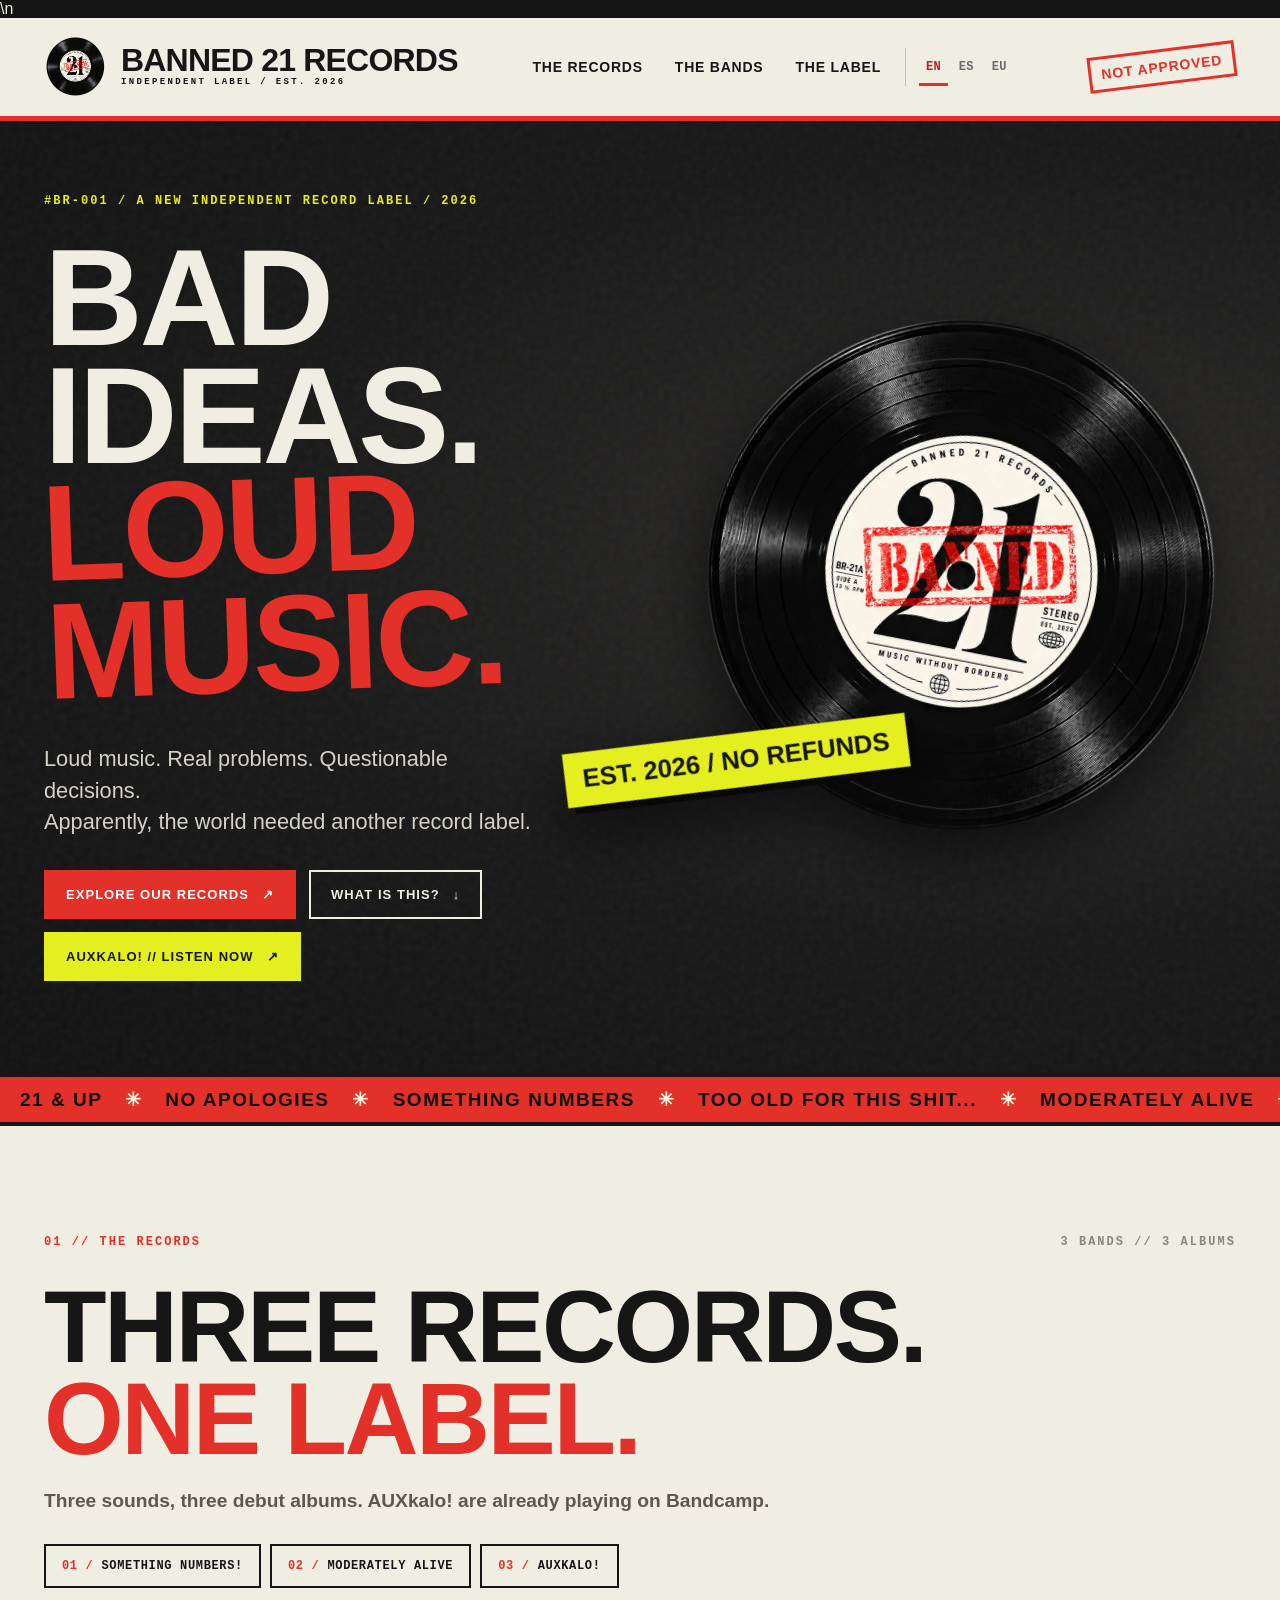
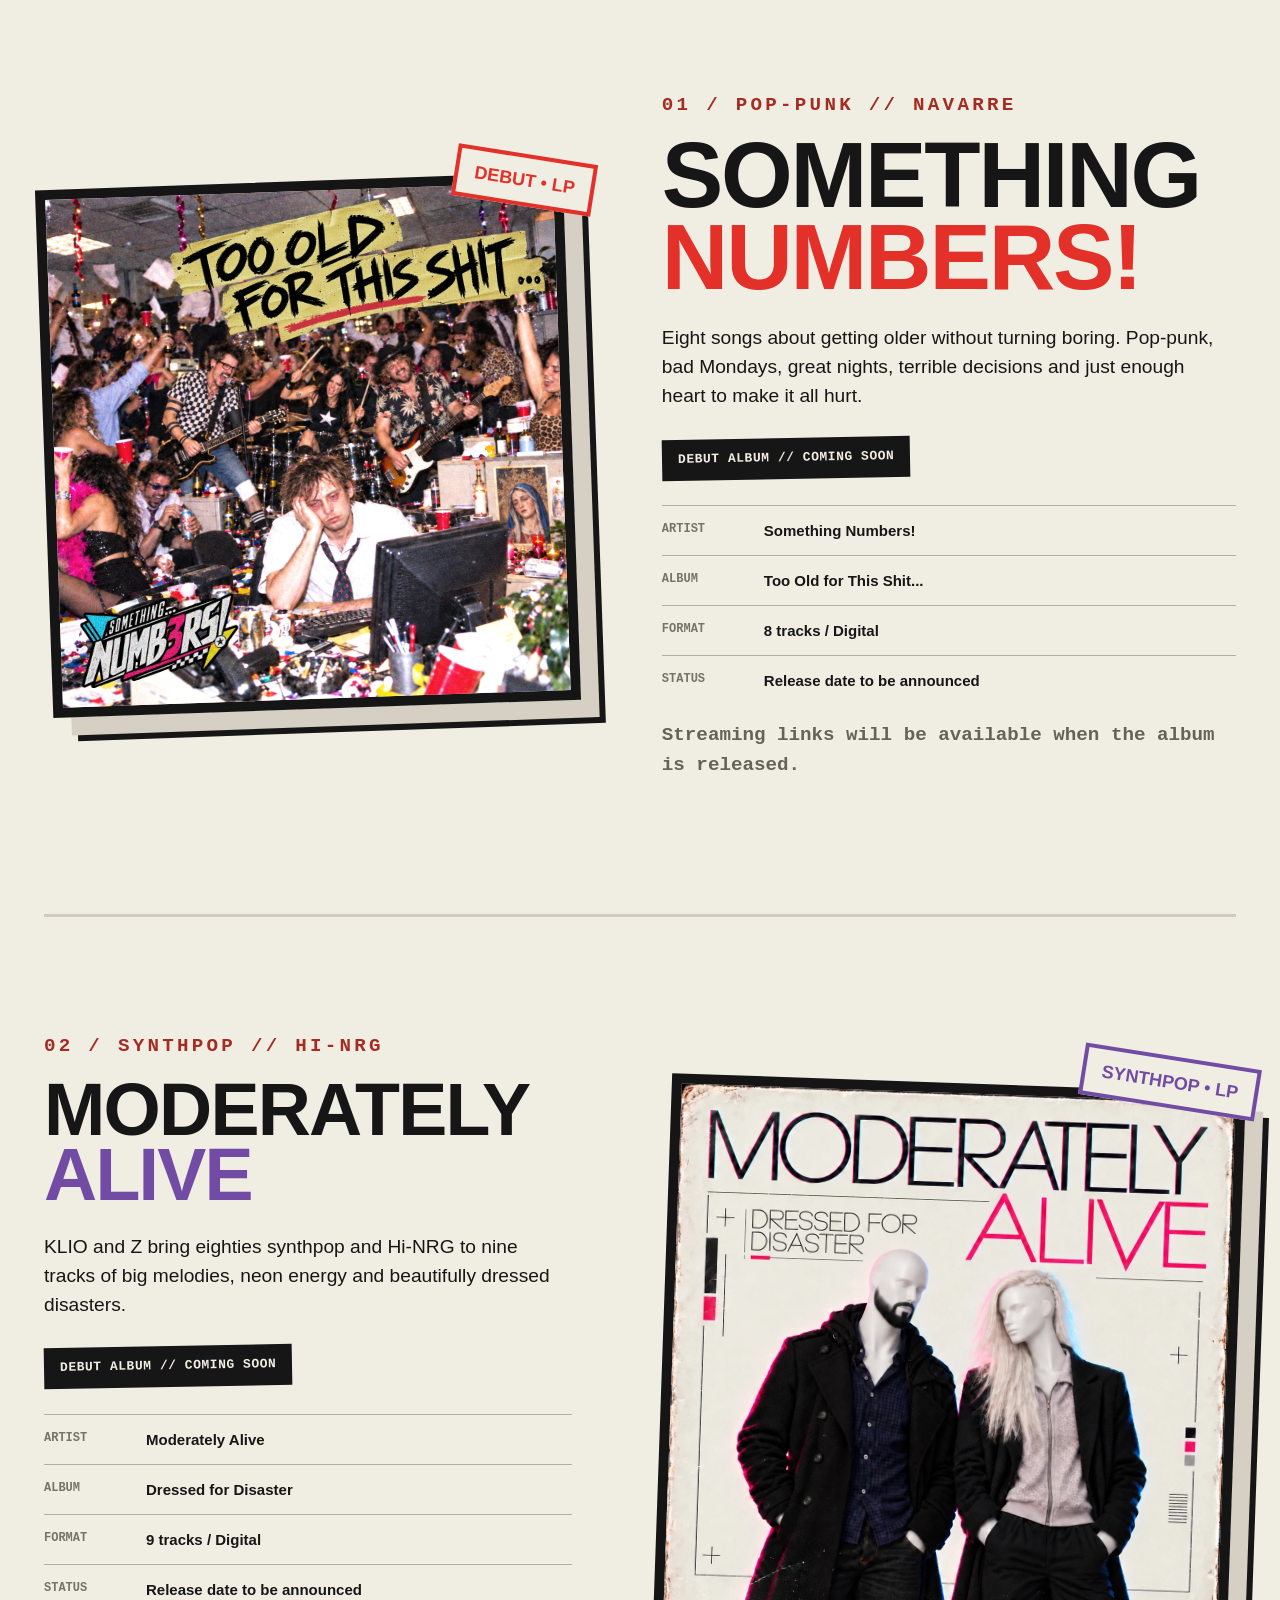
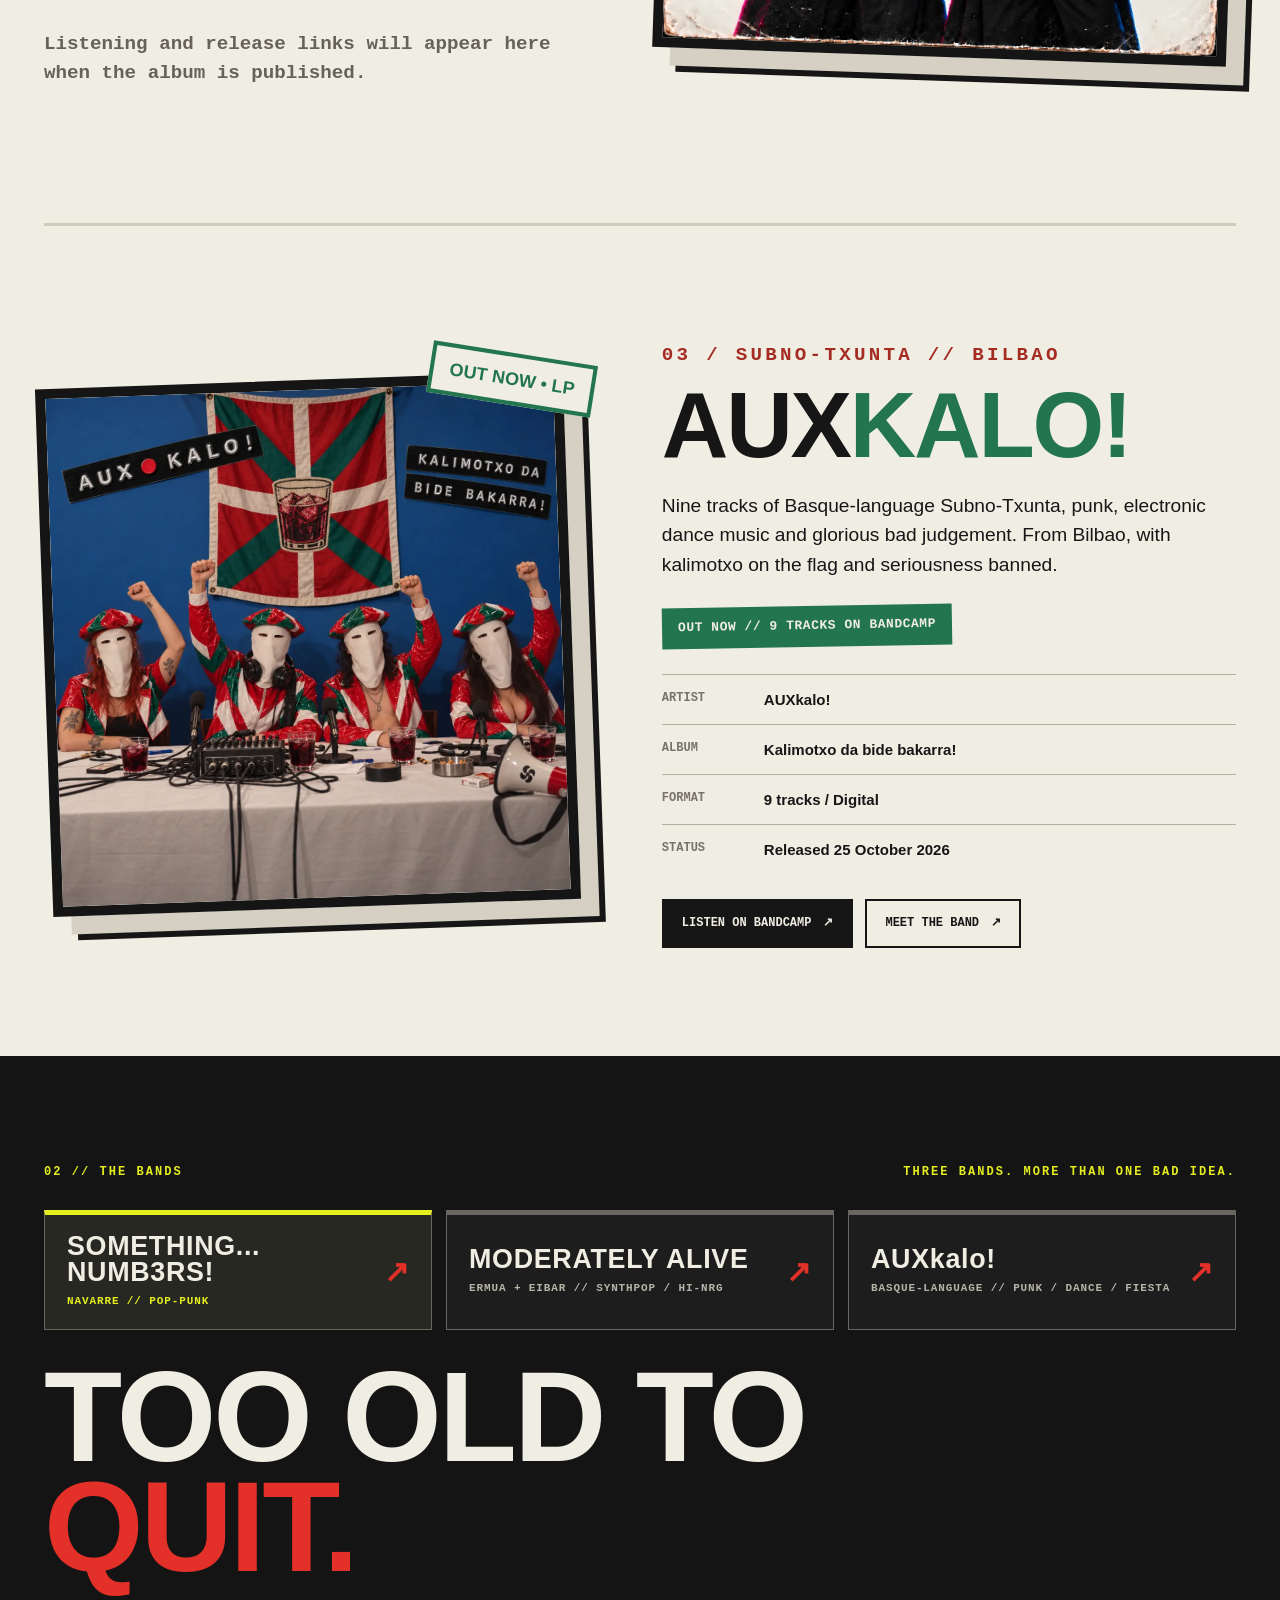
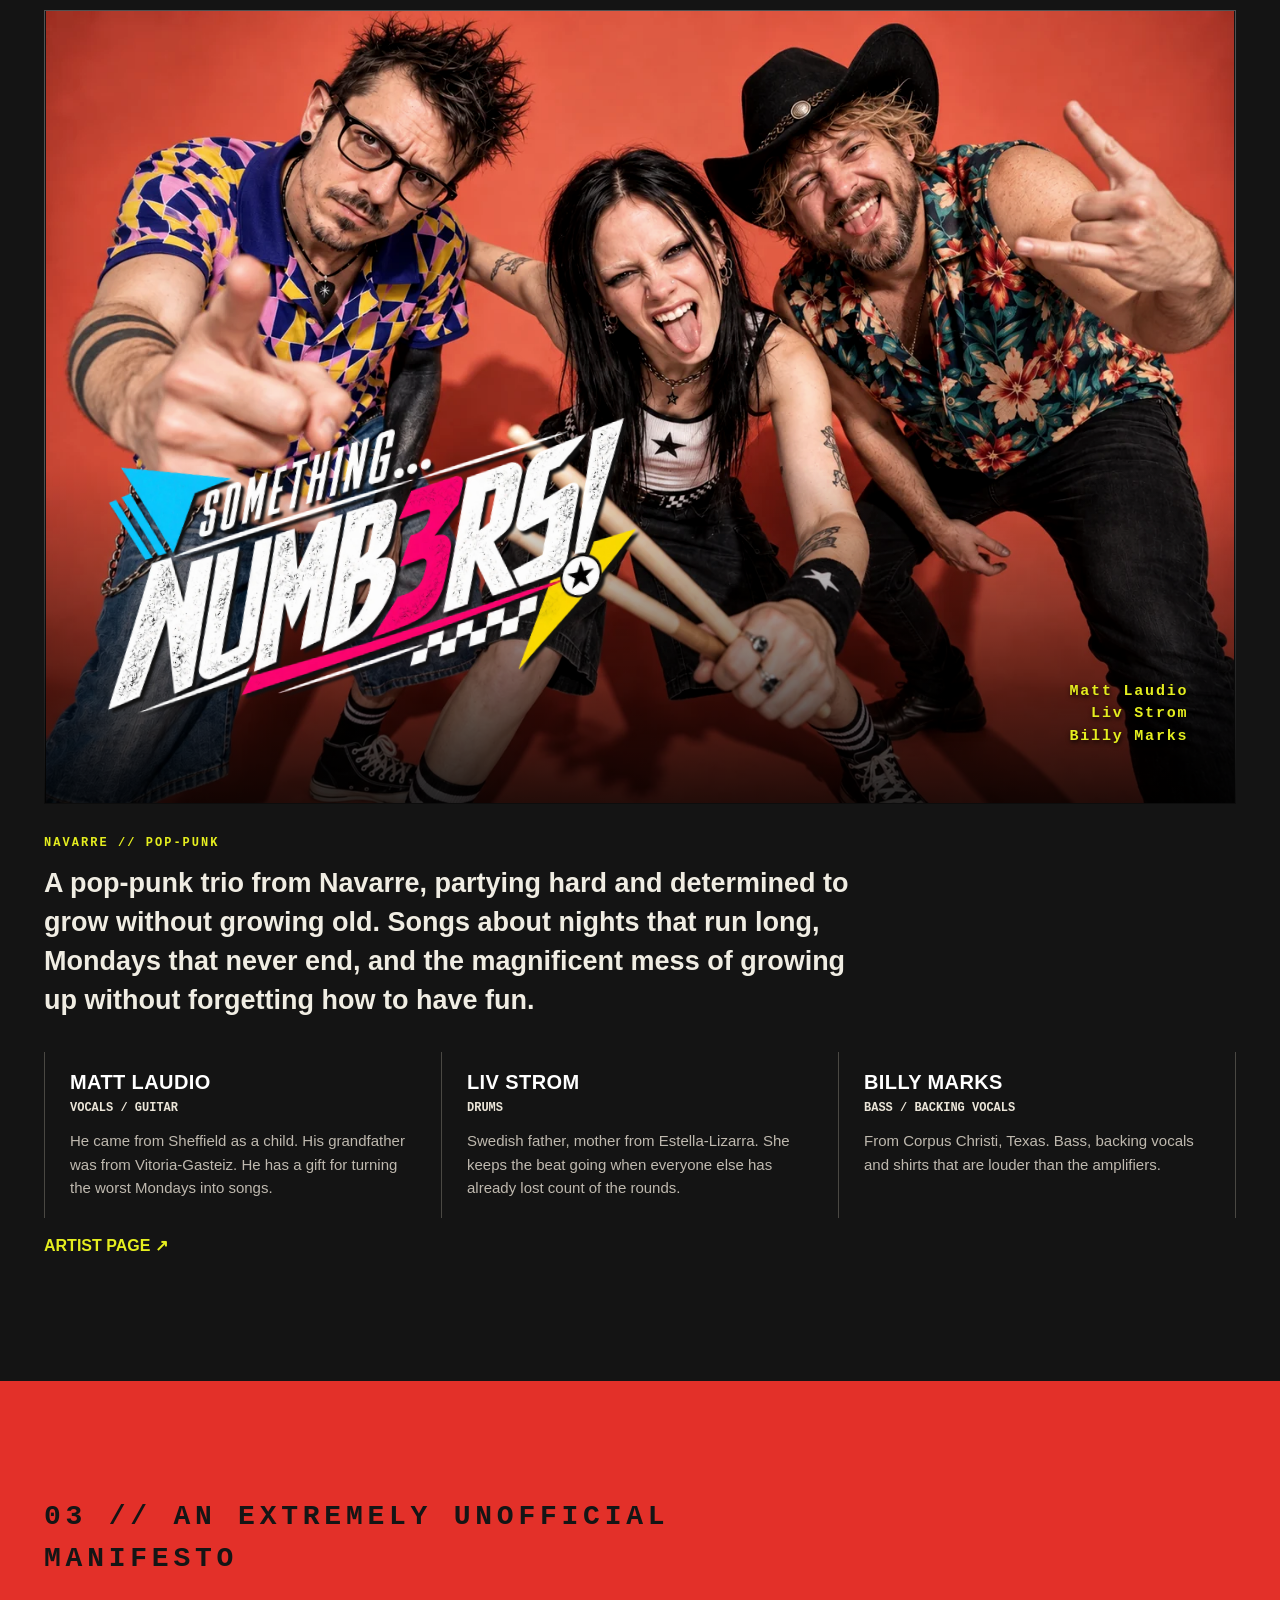
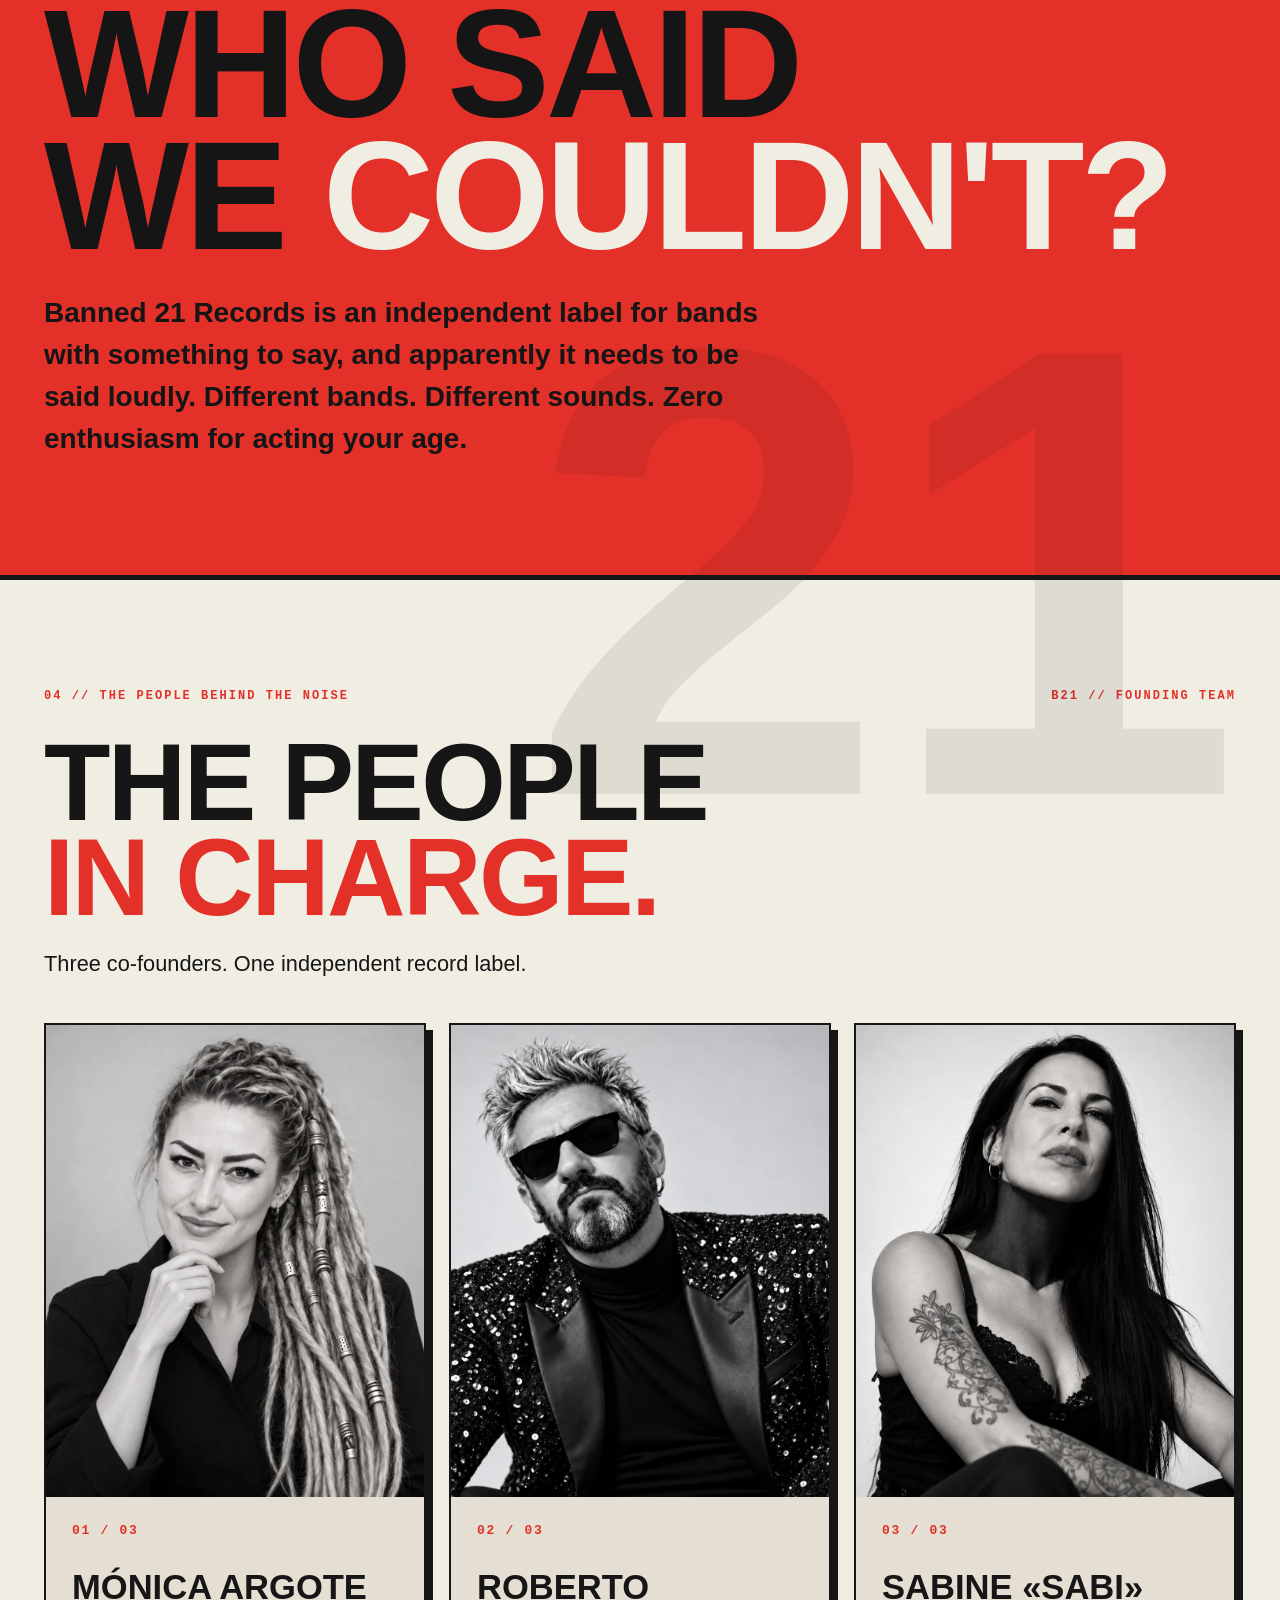
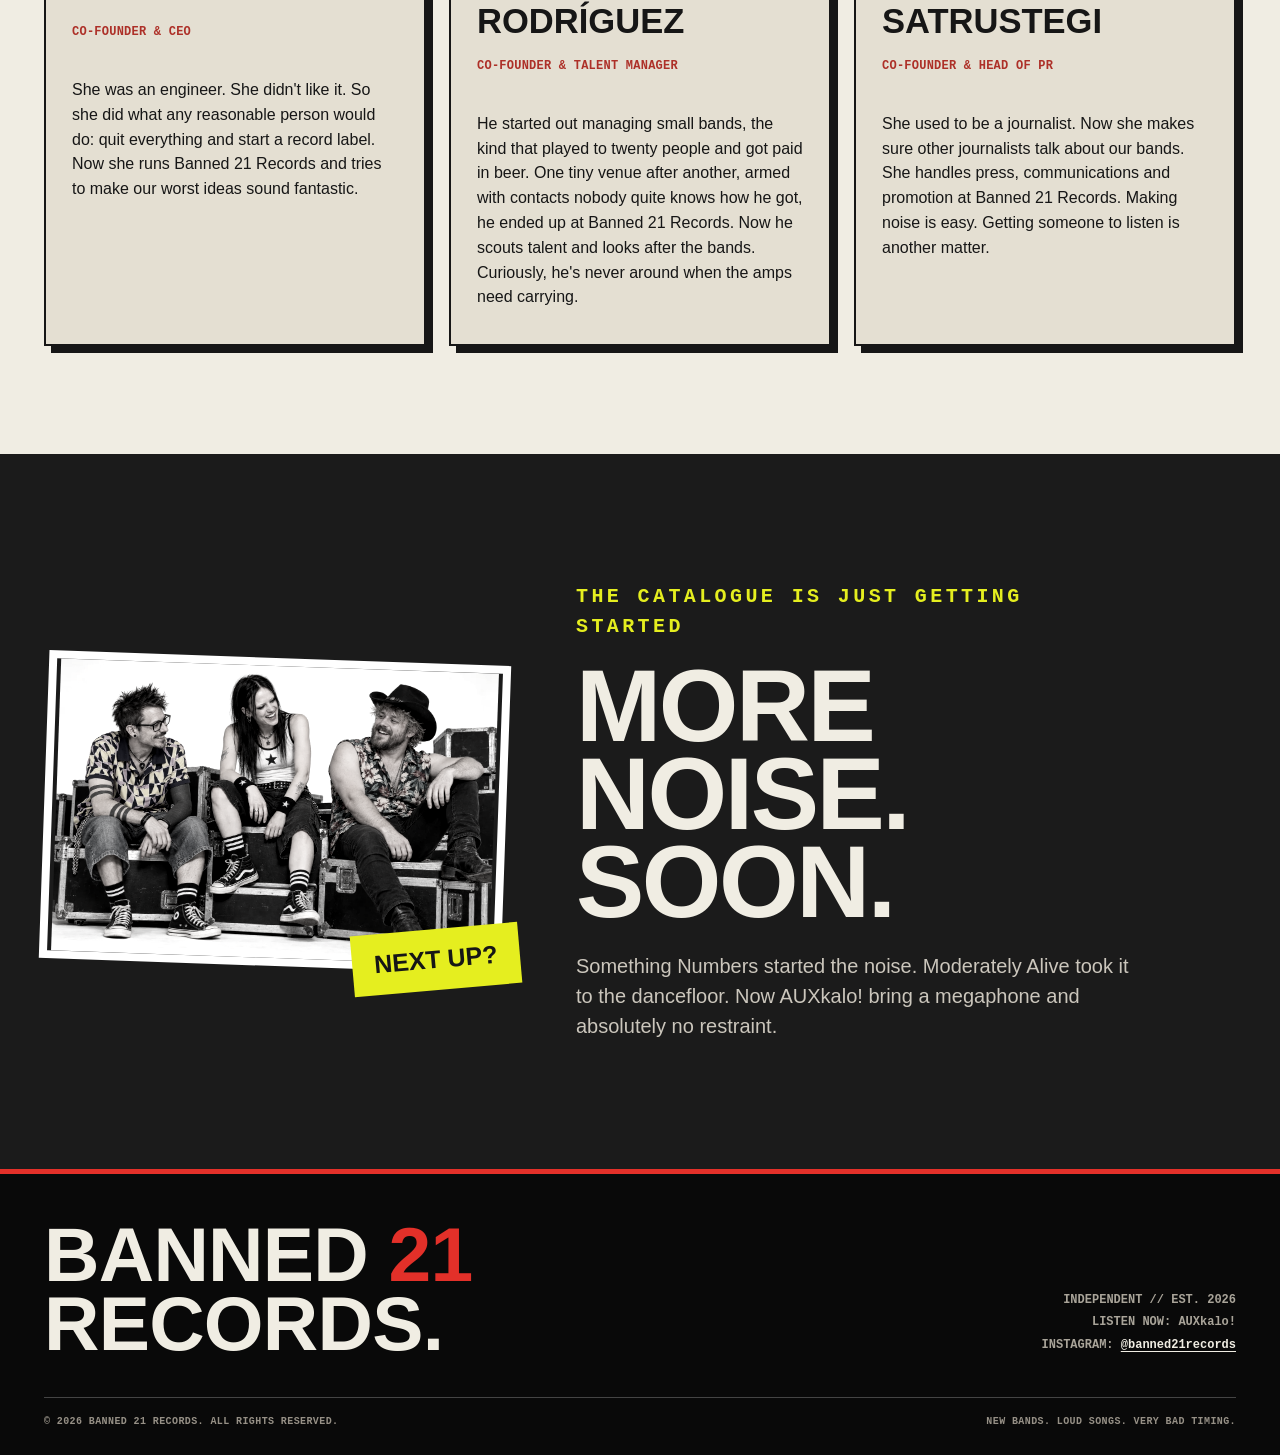
<file: index.html>
<!DOCTYPE html>

<html lang="en">
<head>
<link rel="canonical" href="https://olivermend.github.io/Banned21records-web/"/>
<meta name="robots" content="noindex, follow"/>
<meta property="og:site_name" content="BANNED 21 RECORDS"/>
<meta property="og:url" content="https://olivermend.github.io/Banned21records-web/"/>
<meta property="og:locale" content="es_ES"/>
<meta name="twitter:card" content="summary_large_image"/>
<meta name="twitter:title" content="BANNED 21 RECORDS | Something Numbers · Moderately Alive · AUXkalo!"/>
<meta name="twitter:description" content="Tres bandas de BANNED 21 RECORDS: punk pop, synthpop ochentero y Subno-Txunta desde Bilbao."/>
<meta name="twitter:image" content="https://olivermend.github.io/Banned21records-web/assets/artists/auxkalo-band.webp"/>
<script type="application/ld+json">{"@context":"https://schema.org","@graph":[{"@type":"Organization","@id":"https://olivermend.github.io/Banned21records-web/#label","name":"BANNED 21 RECORDS","url":"https://olivermend.github.io/Banned21records-web/","description":"Sello musical independiente de Something Numbers, Moderately Alive y AUXkalo!."},{"@type":"WebSite","@id":"https://olivermend.github.io/Banned21records-web/#website","url":"https://olivermend.github.io/Banned21records-web/","name":"BANNED 21 RECORDS","publisher":{"@id":"https://olivermend.github.io/Banned21records-web/#label"}},{"@type":"MusicGroup","@id":"https://olivermend.github.io/Banned21records-web/#auxkalo","name":"AUXkalo!","url":"https://olivermend.github.io/Banned21records-web/auxkalo/","sameAs":["https://auxkalo.bandcamp.com/","https://auxkalo.bandcamp.com/album/kalimotxo-da-bide-bakarra-3"],"genre":["Subno-Txunta","Punk","Dance"],"foundingLocation":{"@type":"Place","name":"Bilbao, Bizkaia"},"description":"Grupo de Bilbao de Subno-Txunta. Mentalmente anclados en los doce años, no han sido serios ni en el funeral de su tía abuela.","member":[{"@type":"Person","name":"DANBA"},{"@type":"Person","name":"TXO!"},{"@type":"Person","name":"KAR-KAR"},{"@type":"Person","name":"NAI-NAI"}],"image":"https://olivermend.github.io/Banned21records-web/assets/artists/auxkalo-band.webp","album":{"@type":"MusicAlbum","name":"KALIMOTXO DA BIDE BAKARRA!","url":"https://auxkalo.bandcamp.com/album/kalimotxo-da-bide-bakarra-3","image":"https://olivermend.github.io/Banned21records-web/assets/artists/auxkalo-kalimotxo-da-bide-bakarra.svg"}},{"@type":"MusicGroup","@id":"https://olivermend.github.io/Banned21records-web/#moderately-alive","name":"Moderately Alive","url":"https://olivermend.github.io/Banned21records-web/#moderately-alive","genre":["Synthpop","Hi-NRG"],"description":"Electronic duo KLIO (Ermua) and Z (Eibar), creating eighties-inspired synthpop and Hi-NRG.","image":"https://olivermend.github.io/Banned21records-web/assets/artists/moderately-alive-hero.webp","member":[{"@type":"Person","name":"KLIO"},{"@type":"Person","name":"Z"}],"album":{"@type":"MusicAlbum","name":"Dressed for Disaster","numTracks":9,"image":"https://olivermend.github.io/Banned21records-web/assets/artists/moderately-alive-dressed-for-disaster.webp"}},{"@type":"MusicGroup","@id":"https://olivermend.github.io/Banned21records-web/#something-numbers","name":"Something Numbers","url":"https://olivermend.github.io/Banned21records-web/#something-numbers","genre":["Pop-punk","Skate punk"],"description":"Pop-punk trio from Navarre: songs about long nights, terrible Mondays and getting older without giving up the noise.","image":"https://olivermend.github.io/Banned21records-web/assets/band.webp","member":[{"@type":"Person","name":"Matt Laudio"},{"@type":"Person","name":"Liv Strom"},{"@type":"Person","name":"Billy Marks"}],"album":{"@type":"MusicAlbum","name":"Too Old for This Shit...","numTracks":8,"image":"https://olivermend.github.io/Banned21records-web/assets/album.webp"}}]}</script>
<meta charset="utf-8"/>
<meta content="width=device-width, initial-scale=1" name="viewport"/>
<meta content="#161615" name="theme-color"/>
<meta content="Banned 21 Records: independent label for Something Numbers, Moderately Alive and AUXkalo!. Pop-punk, synthpop, punk and Basque-language party music." name="description"/>
<meta content="website" property="og:type"/>
<meta content="Banned 21 Records | Bad ideas. Loud music." property="og:title"/>
<meta content="BANNED 21 RECORDS presenta a Something Numbers, Moderately Alive y AUXkalo!: punk, synthpop y Subno-Txunta de Bilbao." property="og:description"/>
<meta content="https://olivermend.github.io/Banned21records-web/assets/album.webp" property="og:image"/>
<link href="assets/favicon.png" rel="icon" type="image/png"/>
<title data-i18n="pageTitle">Banned 21 Records - Bad Ideas. Loud Music.</title>
<style>
    :root { --dark:#141414; --ink:#161616; --paper:#f0ede3; --red:#e33029; --acid:#e5ee1f; --muted:#b8b3a8; --line:rgba(255,255,255,.17); }
    * { box-sizing:border-box }
    html { scroll-behavior:smooth }
    body { margin:0; color:var(--paper); background:var(--dark); font-family:Arial,Helvetica,sans-serif; -webkit-font-smoothing:antialiased; overflow-x:hidden }
    ::selection { background:var(--acid); color:var(--ink) }
    a { color:inherit; text-decoration:none }
    button,a { -webkit-tap-highlight-color:transparent }
    a:focus-visible { outline:3px solid var(--acid); outline-offset:4px }
    img { max-width:100%; display:block }
    .shell { width:min(1440px,calc(100% - 88px)); margin-inline:auto }
    .eyebrow { font:700 12px/1.45 'Courier New',monospace; text-transform:uppercase; letter-spacing:.17em }
    .condensed { font-family:Impact,Haettenschweiler,'Arial Narrow Bold',sans-serif; font-weight:900; letter-spacing:-.024em; line-height:.86; text-transform:uppercase }
    .topbar { position:relative; z-index:20; background:var(--paper); border-bottom:5px solid var(--red); color:var(--ink) }
    .topbar-inner { min-height:98px; display:flex; align-items:center; justify-content:space-between; gap:24px }
    .brand { display:flex; align-items:center; gap:14px; min-width:0 }
    .brand img { width:63px; height:63px; object-fit:contain }
    .brand-wordmark { display:flex; flex-direction:column; gap:0 }
    .brand-wordmark strong { font:900 clamp(21px,2.5vw,33px)/.95 Impact,Haettenschweiler,'Arial Narrow Bold',sans-serif; letter-spacing:-.025em }
    .brand-wordmark span { font:700 9px/1.6 'Courier New',monospace; letter-spacing:.26em; text-transform:uppercase }
    nav { display:flex; align-items:center; gap:32px }
    nav a { font:900 14px/1 Arial,Helvetica,sans-serif; text-transform:uppercase; letter-spacing:.055em; position:relative }
    nav a::after { content:''; position:absolute; left:0; right:100%; bottom:-7px; height:3px; background:var(--red); transition:right .2s ease }
    nav a:hover::after { right:0 }
    .top-stamp { border:3px solid var(--red); color:var(--red); font:900 14px/1 Impact,sans-serif; transform:rotate(-7deg); padding:8px 10px; letter-spacing:.06em }
    .hero { position:relative; isolation:isolate; min-height:690px; background:radial-gradient(ellipse at 79% 45%,#2d2b29 0%,#171717 55%,#121212 100%); overflow:hidden }
    .hero:before { content:''; position:absolute; inset:0; z-index:-1; opacity:.12; background-image:url("data:image/svg+xml,%3Csvg viewBox='0 0 160 160' xmlns='http://www.w3.org/2000/svg'%3E%3Cfilter id='n'%3E%3CfeTurbulence type='fractalNoise' baseFrequency='.85' numOctaves='3' stitchTiles='stitch'/%3E%3C/filter%3E%3Crect width='160' height='160' filter='url(%23n)' opacity='.45'/%3E%3C/svg%3E"); pointer-events:none }
    .hero-grid { display:grid; grid-template-columns: 1fr .91fr; align-items:center; min-height:690px; gap:34px; padding-block:72px 92px }
    .hero-copy { position:relative; z-index:2 }
    .hero-copy .eyebrow { color:var(--acid); margin:0 0 29px }
    h1 { margin:0; max-width:790px; font-size:clamp(85px,10.7vw,180px); word-break:normal; }
    h1 em { display:block; width:max-content; max-width:100%; font-style:normal; color:var(--red); transform:rotate(-2deg); transform-origin:left center }
    .hero-desc { max-width:500px; margin:33px 0 33px; font-size:clamp(18px,1.7vw,23px); line-height:1.44; color:#d5d1c8 }
    .hero-buttons { display:flex; flex-wrap:wrap; gap:13px }
    .cta { padding:16px 20px; font:900 13px/1 Arial,Helvetica,sans-serif; text-transform:uppercase; letter-spacing:.08em; border:2px solid currentColor; display:inline-flex; gap:13px; align-items:center; justify-content:center; transition:transform .16s ease,background .16s ease }
    .cta:hover { transform:translate(-2px,-3px) }
    .cta-red { background:var(--red); border-color:var(--red); color:white }
    .cta-ghost { color:var(--paper) }
    .cta-acid { color:var(--ink); background:var(--acid); border-color:var(--acid) }
    .cta-acid:hover { background:#f6ff48; border-color:#f6ff48 }
    .hero-art { position:relative; justify-self:center; width:min(100%,590px); transform:rotate(11deg) translateY(-3px); filter:drop-shadow(0 22px 30px rgba(0,0,0,.6)) }
    .hero-art img { width:100%; animation:vinyl 34s linear infinite }
    .hero-art:before { content:''; position:absolute; inset:9%; border-radius:50%; border:1px solid rgba(255,255,255,.18) }
    @keyframes vinyl { to { transform:rotate(360deg) } }
    .hero-art .sticker { position:absolute; bottom:6%; left:-15%; background:var(--acid); color:var(--ink); font:900 clamp(17px,2vw,26px)/1 Impact,sans-serif; padding:14px 18px; transform:rotate(-18deg); box-shadow:7px 7px #080808 }
    .ticker { overflow:hidden; background:var(--red); color:#101010; border-block:4px solid var(--ink); white-space:nowrap }
    .ticker-track { display:flex; width:max-content; animation:marquee 36s linear infinite }
    .ticker-track span { font:900 19px/1 Impact,sans-serif; padding:13px 20px; letter-spacing:.08em }
    .ticker-track b { padding-inline:16px; color:#fff5de }
    @keyframes marquee { to { transform:translateX(-50%) } }
    .section { padding-block:108px }
    .section-topline { display:flex; justify-content:space-between; align-items:center; margin:0 0 29px; gap:24px }
    .section-topline .eyebrow { color:var(--red); margin:0 }
    .section-topline .index { color:#888880 }
    .release { background:var(--paper); color:var(--ink); position:relative }
    .release-grid { display:grid; grid-template-columns:.92fr 1fr; gap:clamp(40px,7vw,112px); align-items:center }
    .release-cover-wrap { position:relative; max-width:620px }
    .release-cover { width:100%; border:10px solid #151515; box-shadow:18px 18px 0 #d5d0c3,24px 24px 0 var(--ink); transform:rotate(-2deg) }
    .release-cover-wrap:after { content:'DEBUT • LP'; position:absolute; right:-23px; top:-27px; transform:rotate(9deg); border:4px solid var(--red); color:var(--red); background:var(--paper); font:900 18px/1 Impact,sans-serif; padding:13px 16px }
    .release-copy .eyebrow { color:#a52c23; margin:0 0 15px }
    .release-copy h3 { font-size:clamp(66px,7.2vw,124px); margin:0 0 24px; max-width:620px }
    .release-copy h3 span { color:var(--red) }
    .release-copy p { font-size:clamp(18px,1.5vw,23px); line-height:1.52; max-width:560px }
    .release-copy .release-line { background:var(--ink); color:var(--paper); width:max-content; max-width:100%; padding:12px 16px; transform:rotate(-1deg); margin-block:27px; font:900 13px/1.3 'Courier New',monospace; letter-spacing:.04em }
    .release-detail { display:grid; grid-template-columns:90px 1fr; gap:12px; border-top:1px solid #b4afa2; padding-block:16px; font-size:15px }
    .release-detail span:first-child { font:700 12px/1.3 'Courier New',monospace; color:#777368 }
    .release-note { font:700 12px/1.5 'Courier New',monospace; color:#666258; margin-top:16px }
    .roster { position:relative; overflow:hidden }
    .roster .section-topline .eyebrow { color:var(--acid) }
    .roster-title { font-size:clamp(70px,10vw,165px); margin:0 0 28px; max-width:1000px }
    .roster-title em { color:var(--red); font-style:normal }
    .roster-photo { width:100%; height:clamp(350px,55vw,760px); object-fit:cover; object-position:center 45%; border:1px solid #555; filter:contrast(1.06) saturate(.88) }
    .roster-photo-wrap { position:relative }
    .roster-photo-wrap:after { content:''; position:absolute; inset:0; background:linear-gradient(0deg,rgba(0,0,0,.84),transparent 43%); pointer-events:none }
    .band-wordmark { position:absolute; z-index:2; bottom:6%; left:4%; width:min(47%,550px); transform:rotate(-5deg); filter:drop-shadow(3px 4px 1px #111) }
    .roster-people { position:absolute; z-index:3; right:4%; bottom:7%; text-align:right; font-size:clamp(13px,1.2vw,16px); line-height:1.8; text-shadow:1px 2px 5px #000 }
    .roster-people strong { display:block; color:var(--acid); font:900 15px/1.5 'Courier New',monospace; letter-spacing:.12em }
    .roster-bottom { display:grid; grid-template-columns:1fr 1fr 1fr; border-left:1px solid #4a4843; margin-top:24px }
    .roster-bottom div { padding:19px 25px; border-right:1px solid #4a4843; font:700 13px/1.6 'Courier New',monospace; color:#aaa59b }
    .roster-bottom b { display:block; color:white; font:900 20px/1.1 Impact,sans-serif; letter-spacing:.02em; margin-bottom:7px }
    .manifesto { background:var(--red); color:#151515; padding-block:115px; position:relative }
    .manifesto:after { content:'21'; position:absolute; right:3%; bottom:-40%; opacity:.08; font:900 min(50vw,700px)/1 Impact,sans-serif; pointer-events:none }
    .manifesto h2 { font-size:clamp(78px,12vw,200px); max-width:1200px; margin:18px 0 30px }
    .manifesto h2 span { color:var(--paper) }
    .manifesto p { font-size:clamp(19px,2.2vw,28px); max-width:730px; font-weight:700; line-height:1.5; margin:0 }
    .manifesto .eyebrow { margin:0 }
    .more { background:#1b1b1b }
    .more-grid { display:grid; grid-template-columns: .7fr 1fr; gap:70px; align-items:center }
    .more-image { position:relative }
    .more-image img { width:100%; filter:grayscale(.9) contrast(1.18); transform:rotate(2deg); border:8px solid #eee }
    .more-image:after { content:'NEXT UP?'; position:absolute; bottom:-24px; right:-14px; background:var(--acid); color:#161616; padding:18px 22px; font:900 25px/1 Impact,sans-serif; transform:rotate(-5deg) }
    .more h2 { font-size:clamp(66px,8vw,120px); margin:12px 0 25px }
    .more p { max-width:560px; color:#cbc6bc; font-size:20px; line-height:1.5 }
    .more .eyebrow { color:var(--acid) }
    footer { border-top:5px solid var(--red); background:#090909; padding:46px 0 26px }
    .footer-top { display:flex; align-items:end; justify-content:space-between; gap:35px; flex-wrap:wrap }
    .footer-logo { font:900 clamp(40px,6vw,82px)/.89 Impact,sans-serif; text-transform:uppercase; letter-spacing:-.01em }
    .footer-logo span { color:var(--red) }
    .footer-note { text-align:right; font:700 12px/1.9 'Courier New',monospace; color:#a9a499 }
    .footer-bottom { margin-top:40px; padding-top:16px; border-top:1px solid #444; display:flex; justify-content:space-between; flex-wrap:wrap; gap:9px; font:700 10px/1.5 'Courier New',monospace; color:#969086; letter-spacing:.04em }
    @media(max-width:950px) {
      .shell { width:min(100% - 42px,760px) }
      .topbar-inner { min-height:80px }
      nav { gap:16px }
      nav a { font-size:12px }
      .top-stamp { display:none }
      .hero-grid { min-height:auto; padding-block:72px; grid-template-columns:1fr }
      .hero-art { width:min(75%,510px); margin:15px auto 0 }
      .hero-copy h1 { font-size:clamp(90px,16vw,145px) }
      .release-grid,.more-grid { grid-template-columns:1fr; gap:65px }
      .release-cover-wrap { max-width:550px; margin-inline:auto }
      .release-copy h3 { font-size:clamp(74px,12vw,120px) }
      .section { padding-block:82px }
      .roster-bottom { grid-template-columns:1fr }
      .roster-bottom div { border-bottom:1px solid #444 }
    }
    @media(max-width:570px) {
      .shell { width:calc(100% - 34px) }
      .brand img { width:48px; height:48px }
      .brand-wordmark strong { font-size:21px }
      .brand-wordmark span { font-size:8px; letter-spacing:.08em }
      .topbar-inner { flex-wrap:wrap; padding-block:13px; row-gap:18px }
      nav { width:100%; justify-content:space-between; border-top:1px solid #aaa49a; padding-top:15px }
      nav a { font-size:12px }
      .hero-grid { padding-block:48px 67px; gap:22px }
      .hero-copy h1 { font-size:clamp(77px,21vw,119px); line-height:.87 }
      .hero-copy .eyebrow { font-size:10px; margin-bottom:21px }
      .hero-desc { margin:23px 0; font-size:18px }
      .hero-art { width:87%; transform:rotate(8deg) }
      .hero-art .sticker { font-size:15px; padding:10px; left:-9% }
      .ticker-track span { font-size:16px; padding:12px }
      .section { padding-block:72px }
      .release-cover { border:6px solid #151515; box-shadow:9px 9px 0 #d5d0c3,14px 14px 0 var(--ink) }
      .release-cover-wrap:after { font-size:13px; top:-21px; right:-12px; padding:9px; border-width:3px }
      .release-copy h3 { font-size:clamp(65px,14vw,94px) }
      .roster-title { font-size:clamp(70px,17vw,110px) }
      .roster-photo { height:440px; object-position:center }
      .band-wordmark { width:70%; left:3%; bottom:17% }
      .roster-people { right:5%; left:5%; bottom:2%; text-align:center }
      .roster-people strong { display:inline; font-size:11px }
      .roster-people strong + strong:before { content:' · '; color:white }
      .manifesto { padding-block:76px }
      .manifesto h2 { font-size:clamp(70px,16vw,110px) }
      .more h2 { font-size:clamp(65px,14vw,100px) }
      .footer-note { text-align:left }
    }
    @media(prefers-reduced-motion:reduce) { *,*:before,*:after { animation-duration:.001ms!important; transition-duration:.001ms!important; scroll-behavior:auto!important } }
  

/* Fixed image geometry. Preserve source aspect ratios on every viewport. */
img { height:auto; }
.release-cover { display:block; width:100%; height:auto; aspect-ratio:1/1; object-fit:contain; }
.roster-photo { display:block; width:100%; height:auto; aspect-ratio:1400/933; object-fit:contain; object-position:center; }
.more-image img { display:block; width:100%; height:auto; aspect-ratio:1300/867; object-fit:contain; }
.hero-art img { height:auto; aspect-ratio:1/1; object-fit:contain; }
.site-controls { display:flex; align-items:center; gap:24px; }
.lang-switch { display:inline-flex; flex-shrink:0; gap:4px; align-items:center; border-left:1px solid #c6bfb5; padding-left:13px; }
.lang-switch button { border:0; background:transparent; cursor:pointer; padding:10px 7px 8px; border-bottom:3px solid transparent; color:var(--ink); font:900 12px/1 'Courier New',monospace; letter-spacing:.02em; opacity:.6; min-height:38px; }
.lang-switch button[aria-pressed="true"] { color:#b42120; border-bottom-color:#e33029; opacity:1; }
.lang-switch button:hover { opacity:1; }
.roster-story { max-width:820px; margin:31px 0 5px; }
.roster-story .eyebrow { color:var(--acid); margin:0 0 12px; }
.roster-story > p:not(.eyebrow) { margin:0; font-size:clamp(19px,2.15vw,27px); line-height:1.44; font-weight:700; }
.roster-bottom { margin-top:32px; }
.roster-bottom .member-role { display:block; color:#ebe5d8; font:700 12px/1.45 'Courier New',monospace; margin-top:5px; }
.roster-bottom .member-bio { color:#bfb9af; margin:12px 0 0; font:400 15px/1.55 Arial,sans-serif; }
.future-bands { display:grid; grid-template-columns:repeat(2,minmax(0,1fr)); gap:14px; margin-top:24px; }
.future-card { padding:19px 24px; min-height:150px; border:1px dashed #59564f; background:#1b1b1b; display:flex; flex-direction:column; justify-content:space-between; }
.future-card .eyebrow { color:#a19b90; }
.future-card strong { font:900 clamp(41px,5.5vw,74px)/.95 Impact,sans-serif; color:#dad7cb; letter-spacing:.02em; }
.future-card > span:last-child { color:#bdb6a9; font:700 12px/1.4 'Courier New',monospace; }

.future-card--artist{padding:0;border:1px solid #716b74;min-height:248px;display:grid;grid-template-columns:44% 1fr;overflow:hidden;background:#111}
.future-card--artist .future-artist-photo{width:100%;height:100%;min-height:248px;display:block;object-fit:cover;object-position:center top}
.future-card--artist .future-artist-copy{padding:22px;display:flex;flex-direction:column;align-items:flex-start;gap:12px;justify-content:center}
.future-card--artist .future-artist-copy .eyebrow{color:var(--acid)}
.future-artist-logo{display:block;width:min(100%,255px);padding:5px 9px;background:var(--paper)}
.future-artist-logo img{width:100%;height:auto;display:block}
.future-artist-style{color:#f0ede3;font:700 12px/1.45 'Courier New',monospace;letter-spacing:.06em}
.future-artist-status{margin:0;color:#c8c2b8;font:400 15px/1.5 Arial,sans-serif}

.future-artist-release{display:grid;grid-template-columns:minmax(75px,99px) minmax(0,1fr);gap:12px;align-items:center;width:100%;margin-top:3px;padding-top:13px;border-top:1px solid #535054}
.future-artist-cover{width:100%;aspect-ratio:1/1;object-fit:cover;border:2px solid #f0ede3;display:block}
.future-artist-release-data{min-width:0;display:flex;flex-direction:column;gap:5px}
.future-artist-release-kicker{font:700 10px/1.25 'Courier New',monospace;color:var(--acid);letter-spacing:.05em}
.future-artist-release-data b{font:900 clamp(17px,2vw,24px)/.95 Impact,sans-serif;color:#f0ede3;letter-spacing:.015em;overflow-wrap:anywhere}
.future-artist-release-data small{font:700 10px/1.35 'Courier New',monospace;color:#b8b3a8}
@media(max-width:570px){.future-artist-release{grid-template-columns:minmax(58px,76px) minmax(0,1fr);gap:8px;padding-top:10px}.future-artist-release-data b{font-size:17px}.future-artist-release-data small{font-size:9px}}

@media(max-width:950px){.future-bands{grid-template-columns:1fr}}
@media(max-width:570px){.future-card--artist{grid-template-columns:40% 1fr;min-height:215px}.future-card--artist .future-artist-photo{min-height:215px}.future-card--artist .future-artist-copy{padding:12px;gap:9px}.future-artist-style{font-size:10px}.future-artist-status{font-size:13px}.future-artist-logo{padding:4px}}

:lang(es) .hero-copy h1, :lang(eu) .hero-copy h1 { font-size:clamp(70px,8.8vw,138px); }
:lang(es) .roster-title, :lang(eu) .roster-title { font-size:clamp(70px,8.5vw,145px); }
@media(max-width:950px) {
  .site-controls { gap:14px; }
  .roster-photo { height:auto; }
}
@media(max-width:570px) {
  .topbar-inner { row-gap:8px; }
  .site-controls { width:100%; flex-direction:column; align-items:stretch; gap:7px; }
  .site-controls nav { width:100%; gap:8px; justify-content:space-between; border-top:1px solid #aaa49a; padding-top:12px; }
  .site-controls nav a { font-size:11px; white-space:nowrap; }
  .lang-switch { align-self:flex-end; border-left:0; padding-left:0; }
  .lang-switch button { padding-block:8px; min-height:34px; }
  .release-cover-wrap { width:min(100%,420px); }
  .release-cover { transform:none; border-width:6px; height:auto; aspect-ratio:1/1; }
  .release-grid { gap:53px; }
  .release-copy h3 { font-size:clamp(50px,12vw,79px); overflow-wrap:anywhere; }
  .roster-title { font-size:clamp(54px,14vw,87px); overflow-wrap:anywhere; }
  :lang(es) .roster-title, :lang(eu) .roster-title { font-size:clamp(50px,12vw,75px); }
  .hero-copy h1 { font-size:clamp(64px,17.5vw,105px); }
  :lang(es) .hero-copy h1, :lang(eu) .hero-copy h1 { font-size:clamp(55px,14.4vw,88px); }
  .roster-photo-wrap { display:flex; flex-direction:column; align-items:stretch; }
  .roster-photo-wrap:after { display:none; }
  .roster-photo { height:auto; aspect-ratio:1400/933; object-fit:contain; }
  .band-wordmark { position:relative; z-index:2; width:min(72%,330px); max-width:72%; bottom:auto; left:auto; margin:-8px 0 6px 8%; transform:rotate(-5deg); filter:drop-shadow(2px 3px 0 #111); }
  .roster-people { position:static; text-align:center; margin:0 4px 16px; text-shadow:none; }
  .roster-story { margin-top:20px; }
  .roster-story > p:not(.eyebrow) { font-size:18px; line-height:1.5; }
  .roster-bottom { margin-top:25px; }
  .roster-bottom div { padding:21px 18px; }
  .future-bands { gap:10px; }
  .future-card { padding:15px; min-height:125px; }
  .future-card > span:last-child { font-size:10px; }
  .more-image img { transform:none; border-width:5px; }
  .footer-bottom { padding-bottom:38px; }
}
/* Keep handwritten "next up" sticker in the selected language. */
:lang(es) .more-image:after { content:'¿QUIÉN SIGUE?'; }
:lang(eu) .more-image:after { content:'NOR DATOR?'; }

    /* The founding team: copy only until portrait sheets are approved */
    .team { background:var(--paper); color:var(--ink); border-top:5px solid var(--ink); }
    .team .section-topline .eyebrow { color:var(--red); }
    .team-heading { margin:0; max-width:1100px; font-size:clamp(56px,8.5vw,135px); line-height:.88; }
    .team-heading em { color:var(--red); font-style:normal; }
    .team-intro { margin:23px 0 0; font-size:clamp(17px,1.7vw,22px); line-height:1.4; }
    .team-grid { display:grid; grid-template-columns:repeat(3,minmax(0,1fr)); gap:23px; margin-top:43px; }
    .team-card { background:#e4dfd2; border:2px solid var(--ink); padding:30px 26px 34px; box-shadow:7px 7px 0 var(--ink); min-width:0; }
    .team-number { display:block; color:var(--red); margin-bottom:34px; font:900 13px/1 'Courier New',monospace; letter-spacing:.13em; }
    .team-name { margin:0 0 19px; font:900 clamp(28px,2.7vw,43px)/.98 Impact,Haettenschweiler,'Arial Narrow Bold',sans-serif; text-transform:uppercase; overflow-wrap:break-word; }
    .team-role { display:block; margin-bottom:19px; font:900 12px/1.45 'Courier New',monospace; letter-spacing:.02em; text-transform:uppercase; color:#ad3028; min-height:35px; }
    .team-description { margin:0; font-size:16px; line-height:1.55; }
    @media(max-width:850px) { .team-grid { grid-template-columns:1fr; gap:18px; } .team-card { padding:25px 23px 29px; } .team-number { margin-bottom:19px; } .team-role { min-height:0; } .team-name { font-size:clamp(32px,7vw,44px); } }
  
    /* Founder portraits: uniform 4:5 crops, no stretching */
    .team-card { padding:0; overflow:hidden; }
    .team-portrait { display:block; width:100%; height:auto; aspect-ratio:4/5; object-fit:cover; object-position:center; background:#d5d1cb; }
    .team-card-content { padding:27px 26px 34px; }
    @media(max-width:850px) {
      .team-card { max-width:560px; width:100%; margin-inline:auto; }
      .team-card-content { padding:25px 23px 29px; }
    }
    .footer-note a { color:var(--paper); text-decoration:underline; text-underline-offset:3px; }
    .footer-note a:hover { color:var(--red); }

/* AUXkalo!: clean embossed Dymo-style name label, visually matched to the album sleeve. */
.band-wordmark--auxkalo {
  display: inline-flex;
  align-items: center;
  gap: clamp(7px, 1.2vw, 15px);
  width: max-content;
  max-width: 92%;
  padding: clamp(9px,1.2vw,15px) clamp(15px,2.3vw,28px);
  margin: -42px 0 12px 5%;
  border: 1px solid #303030;
  border-radius: 2px;
  background: linear-gradient(175deg,#252525 0%,#060606 43%,#181818 78%,#090909 100%);
  color: #f5f5f2;
  font: 800 clamp(20px, 4.2vw, 52px)/1.1 'Arial Narrow', Arial, sans-serif;
  letter-spacing: .105em;
  white-space: nowrap;
  text-transform: none;
  box-shadow: 0 6px 9px rgba(0,0,0,.6), inset 0 1px 1px rgba(255,255,255,.25);
  text-shadow: 0 -1px 0 #666, 0 1.5px 1px #000, 1px 1px 1px #777;
  transform: rotate(-4deg);
}
.band-wordmark--auxkalo > span { display: inline-block; }
.band-wordmark--auxkalo .aux-jack-socket {
  flex: 0 0 auto; width: .55em; height: .55em;
  border-radius: 50%;
  border: .11em solid #e6e2d8;
  background: radial-gradient(circle,#080808 0 36%,#8c8b88 42% 49%,#171717 51%);
  box-shadow: inset 0 1px 2px #000, 0 1px 1px #777;
}
.band-wordmark--auxkalo .aux-red-dot {
  flex: 0 0 auto;
  width: .42em; height: .42em; border-radius: 50%;
  background: #e30c17;
  box-shadow: inset 0 1px 2px rgba(255,255,255,.45), 0 0 0 2px #111, 1px 1px 2px #000;
}
@media(max-width:600px) {
  .band-wordmark--auxkalo {
    font-size: clamp(18px,5.2vw,31px);
    gap: 7px;
    margin: -27px 0 9px 4%;
    max-width: 95%;
    padding: 9px 13px;
    letter-spacing: .06em;
  }
}


/* Three-album catalogue. Keep original B21 artwork, brutalist type and responsive layout. */
.records-heading { margin:0; max-width:1120px; font-size:clamp(54px,8vw,126px); line-height:.9; }
.records-heading span { color:var(--red); }
.records-intro { margin:22px 0 29px; max-width:750px; font:700 clamp(17px,1.5vw,22px)/1.45 Arial,sans-serif; color:#5d584e; }
.records-nav { display:flex; flex-wrap:wrap; gap:9px; margin-bottom:clamp(62px,8vw,108px); }
.records-nav a { display:inline-flex; align-items:center; gap:8px; border:2px solid var(--ink); padding:13px 16px; font:900 12px/1.2 'Courier New',monospace; color:var(--ink); text-transform:uppercase; transition:background .15s,color .15s; }
.records-nav a span { color:var(--red); }
.records-nav a:hover,.records-nav a:focus-visible { background:var(--ink); color:var(--paper); }
.release-grid { --record-accent:var(--red); scroll-margin-top:140px; }
.release-grid--moderately { --record-accent:#724ba4; }
.release-grid--auxkalo { --record-accent:#23754f; }
.release-grid + .release-grid { border-top:3px solid #d1cbbd; margin-top:clamp(70px,9vw,130px); padding-top:clamp(70px,9vw,130px); }
.release-copy h3 { font-size:clamp(66px,7.2vw,124px); line-height:.89; margin:0 0 24px; max-width:620px; overflow-wrap:anywhere; }
.release-copy h3 span { color:var(--record-accent); }
.release-grid--moderately .release-copy h3 { font-size:clamp(52px,5.75vw,96px); }
.release-grid--moderately .release-cover-wrap:after { content:'SYNTHPOP • LP'; color:var(--record-accent); border-color:var(--record-accent); }
.release-grid--auxkalo .release-cover-wrap:after { content:'OUT NOW • LP'; color:var(--record-accent); border-color:var(--record-accent); }
.release-grid--auxkalo .release-line { background:var(--record-accent); }
.release-grid--reverse .release-copy { grid-column:1; grid-row:1; }
.release-grid--reverse .release-cover-wrap { grid-column:2; grid-row:1; }
.release-grid--reverse .release-cover { transform:rotate(2deg); }
.release-actions { display:flex; flex-wrap:wrap; align-items:center; gap:12px; margin-top:25px; }
.release-cta { display:inline-flex; justify-content:center; align-items:center; gap:12px; padding:15px 18px; border:2px solid var(--ink); background:var(--ink); color:var(--paper); font:900 12px/1.25 'Courier New',monospace; text-transform:uppercase; transition:transform .16s,background .16s; }
.release-cta:hover { transform:translate(-2px,-2px); background:var(--red); border-color:var(--red); color:white; }
.release-cta--quiet { background:transparent; color:var(--ink); }
@media(max-width:950px) {
  .release-grid--reverse .release-copy,.release-grid--reverse .release-cover-wrap { grid-column:auto; grid-row:auto; }
  .release-grid--reverse .release-cover { transform:none; }
  .release-copy h3 { font-size:clamp(66px,11vw,115px); }
  .release-grid--moderately .release-copy h3 { font-size:clamp(54px,9vw,80px); }
}
@media(max-width:570px) {
  .records-heading { font-size:clamp(48px,13vw,72px); }
  .records-nav { display:grid; grid-template-columns:1fr; margin-bottom:60px; }
  .records-nav a { padding:12px 15px; }
  .release-grid + .release-grid { margin-top:70px; padding-top:76px; }
  .release-copy h3 { font-size:clamp(52px,13vw,80px); }
  .release-grid--moderately .release-copy h3 { font-size:clamp(46px,10vw,62px); }
  .release-actions { flex-direction:column; align-items:stretch; }
  .release-cta { text-align:center; }
}

</style>
<link rel="stylesheet" href="assets/band-selector.css"/>
<script defer src="assets/band-selector.js"></script>
<link rel="alternate" type="application/rss+xml" title="AUXkalo! en Bandcamp" href="https://auxkalo.bandcamp.com/feed"/>\n</head>
<body>
<header class="topbar" id="top">
<div class="shell topbar-inner">
<a aria-label="Banned 21 Records home" class="brand" href="#top">
<img alt="Banned 21 Records vinyl logo" height="63" src="assets/vinyl.webp" width="63"/>
<span class="brand-wordmark"><strong>BANNED 21 RECORDS</strong><span data-i18n="brandSub">Independent label / Est. 2026</span></span>
</a>
<div class="site-controls"><nav aria-label="Navigation">
<a data-i18n="navRelease" href="#release">The record</a>
<a data-i18n="navBands" href="#band">The bands</a>
<a data-i18n="navLabel" href="#about">The label</a>
</nav><div aria-label="Language / Idioma / Hizkuntza" class="lang-switch" role="group"><button aria-pressed="true" data-lang="en" type="button">EN</button><button aria-pressed="false" data-lang="es" type="button">ES</button><button aria-pressed="false" data-lang="eu" type="button">EU</button></div></div>
<span aria-hidden="true" class="top-stamp" data-i18n="stamp">NOT APPROVED</span>
</div>
</header>
<main>
<section aria-labelledby="hero-heading" class="hero">
<div class="shell hero-grid">
<div class="hero-copy">
<p class="eyebrow" data-i18n="heroEyebrow">#BR-001 / A new independent record label / 2026</p>
<h1 class="condensed" data-i18n-html="heroTitle" id="hero-heading">BAD<br/>IDEAS.<em>LOUD<br/>MUSIC.</em></h1>
<p class="hero-desc" data-i18n-html="heroDesc">Loud music. Real problems. Questionable decisions.<br/>Apparently, the world needed another record label.</p>
<div class="hero-buttons">
<a class="cta cta-red" data-i18n-html="ctaRelease" href="#release">Meet our first release <span aria-hidden="true">↗</span></a>
<a class="cta cta-ghost" data-i18n-html="ctaLabel" href="#about">What is this? <span aria-hidden="true">↓</span></a>
<a class="cta cta-acid" data-i18n-html="auxLiveCta" href="https://auxkalo.bandcamp.com/album/kalimotxo-da-bide-bakarra-3" target="_blank" rel="noopener noreferrer">AUXkalo! // LISTEN NOW <span aria-hidden="true">↗</span></a>
</div>
</div>
<div class="hero-art">
<img alt="Black vinyl with Banned 21 Records label, number 21 and red BANNED stamp" height="1000" src="assets/vinyl.webp" width="1000"/>
<span class="sticker" data-i18n="vinylSticker">EST. 2026 / NO REFUNDS</span>
</div>
</div>
</section>
<div aria-label="Banned 21 Records. For ages 21 and up. No apologies. New music soon." class="ticker" data-i18n-aria="tickerAria">
<div aria-hidden="true" class="ticker-track">
<span data-i18n-html="ticker">21 &amp; UP <b>✳</b> NO APOLOGIES <b>✳</b> SOMETHING NUMBERS <b>✳</b> TOO OLD FOR THIS SHIT... <b>✳</b> BANNED 21 RECORDS <b>✳</b></span>
<span data-i18n-html="ticker">21 &amp; UP <b>✳</b> NO APOLOGIES <b>✳</b> SOMETHING NUMBERS <b>✳</b> TOO OLD FOR THIS SHIT... <b>✳</b> BANNED 21 RECORDS <b>✳</b></span>
</div>
</div>
<section aria-labelledby="release-heading" class="release section" id="release">
<div class="shell">
<div class="section-topline"><p class="eyebrow" data-i18n="releaseSection">01 // The records</p><span class="eyebrow index" data-i18n="releaseIndex">3 bands // 3 albums</span></div>
<h2 class="condensed records-heading" id="release-heading" data-i18n-html="recordsHeading">THREE RECORDS.<br/><span>ONE LABEL.</span></h2>
<p class="records-intro" data-i18n="recordsIntro">Three sounds, three debut albums. AUXkalo! are already playing on Bandcamp.</p>
<nav class="records-nav" aria-label="Jump to an album" data-i18n-aria="recordsNavLabel">
<a href="#release-numbers"><span aria-hidden="true">01 /</span> SOMETHING NUMBERS!</a>
<a href="#release-moderately"><span aria-hidden="true">02 /</span> MODERATELY ALIVE</a>
<a href="#release-auxkalo"><span aria-hidden="true">03 /</span> AUXkalo!</a>
</nav>
<article class="release-grid release-grid--numbers" id="release-numbers" aria-labelledby="release-numbers-title">
<div class="release-cover-wrap"><img alt="Portada del álbum Too Old for This Shit... de Something Numbers!" class="release-cover" height="1254" loading="lazy" decoding="async" src="assets/album.webp" width="1254"/></div>
<div class="release-copy">
<p class="eyebrow" data-i18n="releaseEyebrow">01 / POP-PUNK // NAVARRE</p>
<h3 class="condensed" id="release-numbers-title">SOMETHING<br/><span>NUMBERS!</span></h3>
<p data-i18n="albumDescription">Eight songs about getting older without turning boring. Pop-punk, bad Mondays, great nights, terrible decisions and just enough heart to make it all hurt.</p>
<div class="release-line" data-i18n="albumComing">DEBUT ALBUM // COMING SOON</div>
<div class="release-detail"><span data-i18n="artistLabel">ARTIST</span><strong>Something Numbers!</strong></div>
<div class="release-detail"><span data-i18n="albumLabel">ALBUM</span><strong>Too Old for This Shit...</strong></div>
<div class="release-detail"><span data-i18n="formatLabel">FORMAT</span><strong data-i18n="albumFormat">8 tracks / Digital</strong></div>
<div class="release-detail"><span data-i18n="statusLabel">STATUS</span><strong data-i18n="status">Release date to be announced</strong></div>
<p class="release-note" data-i18n="releaseNote">Streaming links will be available when the album is released.</p>
</div>
</article>
<article class="release-grid release-grid--moderately release-grid--reverse" id="release-moderately" aria-labelledby="release-moderately-title">
<div class="release-cover-wrap"><img alt="Portada oficial de Dressed for Disaster, de Moderately Alive" class="release-cover" height="1254" loading="lazy" decoding="async" src="assets/artists/moderately-alive-dressed-for-disaster.webp" width="1254"/></div>
<div class="release-copy">
<p class="eyebrow" data-i18n="moderatelyReleaseEyebrow">02 / SYNTHPOP // HI-NRG</p>
<h3 class="condensed" id="release-moderately-title">MODERATELY<br/><span>ALIVE</span></h3>
<p data-i18n="moderatelyReleaseDescription">KLIO and Z bring eighties synthpop and Hi-NRG to nine tracks of big melodies, neon energy and beautifully dressed disasters.</p>
<div class="release-line" data-i18n="moderatelyReleaseLine">DEBUT ALBUM // COMING SOON</div>
<div class="release-detail"><span data-i18n="artistLabel">ARTIST</span><strong>Moderately Alive</strong></div>
<div class="release-detail"><span data-i18n="albumLabel">ALBUM</span><strong>Dressed for Disaster</strong></div>
<div class="release-detail"><span data-i18n="formatLabel">FORMAT</span><strong data-i18n="moderatelyReleaseFormat">9 tracks / Digital</strong></div>
<div class="release-detail"><span data-i18n="statusLabel">STATUS</span><strong data-i18n="moderatelyReleaseStatus">Release date to be announced</strong></div>
<p class="release-note" data-i18n="moderatelyReleaseNote">Listen and release links will appear here when the album is published.</p>
</div>
</article>
<article class="release-grid release-grid--auxkalo" id="release-auxkalo" aria-labelledby="release-auxkalo-title">
<div class="release-cover-wrap"><img alt="Portada oficial de Kalimotxo da bide bakarra!, de AUXkalo!" class="release-cover" height="1254" loading="lazy" decoding="async" src="assets/artists/auxkalo-kalimotxo-da-bide-bakarra.svg" width="1254"/></div>
<div class="release-copy">
<p class="eyebrow" data-i18n="auxReleaseEyebrow">03 / SUBNO-TXUNTA // BILBAO</p>
<h3 class="condensed" id="release-auxkalo-title">AUX<span>kalo!</span></h3>
<p data-i18n="auxReleaseDescription">Nine tracks of Basque-language Subno-Txunta, punk, electronic dance music and glorious bad judgement. From Bilbao, with kalimotxo on the flag and seriousness banned.</p>
<div class="release-line" data-i18n="auxReleaseLine">OUT NOW // 9 TRACKS ON BANDCAMP</div>
<div class="release-detail"><span data-i18n="artistLabel">ARTIST</span><strong>AUXkalo!</strong></div>
<div class="release-detail"><span data-i18n="albumLabel">ALBUM</span><strong>Kalimotxo da bide bakarra!</strong></div>
<div class="release-detail"><span data-i18n="formatLabel">FORMAT</span><strong data-i18n="auxReleaseFormat">9 tracks / Digital</strong></div>
<div class="release-detail"><span data-i18n="statusLabel">STATUS</span><strong data-i18n="auxReleaseStatus">Released 25 October 2026</strong></div>
<div class="release-actions"><a class="release-cta" data-i18n-html="auxReleaseLink" href="https://auxkalo.bandcamp.com/album/kalimotxo-da-bide-bakarra-3" target="_blank" rel="noopener noreferrer">LISTEN ON BANDCAMP <span aria-hidden="true">↗</span></a><a class="release-cta release-cta--quiet" data-i18n-html="auxReleaseMore" data-auxkalo-localized href="auxkalo/en/">MEET THE BAND <span aria-hidden="true">↗</span></a></div>
</div>
</article>
</div>
</section>
<section class="roster section" id="band" aria-label="The bands" data-i18n-aria="bandsSectionAria">
<div class="shell">
<div class="section-topline"><p class="eyebrow" data-i18n="rosterSection">02 // The bands</p><span class="eyebrow index" data-i18n="rosterIndex">Three members. One bad idea.</span></div>

<div class="band-picker" role="tablist" aria-label="Choose a band" data-i18n-aria="bandsSelectorLabel">
<button id="band-tab-numbers" class="band-switch" type="button" role="tab" aria-selected="true" aria-controls="band-panel-numbers" tabindex="0" data-band-target="numbers"><span class="band-switch-details"><strong>SOMETHING... NUMB3RS!</strong><small data-i18n="numbersPickerDetail">NAVARRE // POP-PUNK</small></span><span class="band-switch-arrow" aria-hidden="true">↗</span></button>
<button id="band-tab-moderately" class="band-switch" type="button" role="tab" aria-selected="false" aria-controls="band-panel-moderately" tabindex="-1" data-band-target="moderately"><span class="band-switch-details"><strong>MODERATELY ALIVE</strong><small data-i18n="moderatelyPickerDetail">ERMUA + EIBAR // SYNTHPOP / HI-NRG</small></span><span class="band-switch-arrow" aria-hidden="true">↗</span></button>
<button id="band-tab-auxkalo" class="band-switch" type="button" role="tab" aria-selected="false" aria-controls="band-panel-auxkalo" tabindex="-1" data-band-target="auxkalo"><span class="band-switch-details"><strong>AUXkalo!</strong><small data-i18n="auxPickerDetail">EUSKARA // PUNK / DANCE / FIESTA</small></span><span class="band-switch-arrow" aria-hidden="true">↗</span></button>
</div>
<div class="band-panel" id="band-panel-numbers" data-band-panel="numbers" role="tabpanel" aria-labelledby="band-tab-numbers" tabindex="0">
<h2 class="condensed roster-title" data-i18n-html="rosterTitle" id="band-heading">TOO OLD TO <em>QUIT.</em></h2>
<div class="roster-photo-wrap">
<img alt="Something Numbers band members Matt, Liv and Billy in a playful group portrait against a coral-red backdrop" class="roster-photo" height="933" loading="lazy" src="assets/band.webp" width="1400"/>
<img alt="Something... NUMB3RS! logo" class="band-wordmark" height="713" loading="lazy" src="assets/band-logo.webp" width="950"/>
<div aria-label="Band members" class="roster-people"><strong>Matt Laudio</strong><strong>Liv Strom</strong><strong>Billy Marks</strong></div>
</div><div class="roster-story"><p class="eyebrow" data-i18n="bandEyebrow">NAVARRE // POP-PUNK</p><p data-i18n="bandStory">A pop-punk trio from Navarre, partying hard and determined to grow without growing old. Songs about nights that run long, Mondays that never end, and the magnificent mess of growing up without forgetting how to have fun.</p></div>
<div class="roster-bottom">
<div><b>MATT LAUDIO</b><span class="member-role" data-i18n="mattRole">VOCALS / GUITAR</span><p class="member-bio" data-i18n="mattBio">He came from Sheffield as a child. His grandfather was from Vitoria-Gasteiz. He has a gift for turning the worst Mondays into songs.</p></div>
<div><b>LIV STROM</b><span class="member-role" data-i18n="livRole">DRUMS</span><p class="member-bio" data-i18n="livBio">Swedish father, mother from Estella-Lizarra. She keeps the beat going when everyone else has already lost count of the rounds.</p></div>
<div><b>BILLY MARKS</b><span class="member-role" data-i18n="billyRole">BASS / BACKING VOCALS</span><p class="member-bio" data-i18n="billyBio">From Corpus Christi, Texas. Bass, backing vocals and shirts that are louder than the amplifiers.</p></div>
</div><p style="margin:18px 0;font-weight:800"><a href="something-numbers/en/" data-artist-profile="something-numbers" data-i18n="auxBandProfile" style="color:#e5ee1f">ARTIST PAGE ↗</a></p></div>

<div class="band-panel" id="band-panel-moderately" data-band-panel="moderately" role="tabpanel" aria-labelledby="band-tab-moderately" tabindex="0" hidden>
<h2 class="condensed roster-title roster-title--moderately">CALL ME A<br/><em>BAD IDEA</em></h2>
<div class="roster-photo-wrap roster-photo-wrap--moderately">
<img alt="KLIO and Z, the two members of Moderately Alive, photographed in the studio" class="roster-photo roster-photo--moderately" width="1536" height="1024" loading="lazy" decoding="async" src="assets/artists/moderately-alive-hero.webp"/>
<img alt="Moderately Alive official logo" class="band-wordmark band-wordmark--moderately" src="assets/artists/moderately-alive-logo.webp" width="720" height="240" loading="lazy" decoding="async"/>
</div>
<div class="roster-story"><p class="eyebrow" data-i18n="maEyebrow">ERMUA + EIBAR // 80s SYNTHPOP / HI-NRG</p><p data-i18n="maStory">KLIO (Ermua) and Z (Eibar) are MODERATELY ALIVE, an electronic duo with an eighties synthpop and Hi-NRG sound. Their debut album, Dressed for Disaster, is coming soon.</p></div>
<div class="roster-bottom roster-bottom--duo"><div><b>KLIO</b><span class="member-role" data-i18n="klioOrigin">FROM ERMUA</span></div><div><b>Z</b><span class="member-role" data-i18n="zOrigin">FROM EIBAR</span></div></div>
<p style="margin:18px 0;font-weight:800"><a href="moderately-alive/en/" data-artist-profile="moderately-alive" data-i18n="auxBandProfile" style="color:#e5ee1f">ARTIST PAGE ↗</a></p><div class="ma-album"><img alt="Official cover of Dressed for Disaster, the debut album by Moderately Alive" class="ma-album-cover" src="assets/artists/moderately-alive-dressed-for-disaster.webp" width="1254" height="1254" loading="lazy" decoding="async"/><div class="ma-album-copy"><p class="eyebrow" data-i18n="moderatelyAlbumLabel">DEBUT ALBUM</p><h3 class="condensed">DRESSED FOR DISASTER</h3><p data-i18n="moderatelyComing">COMING SOON // DATE TBA</p></div></div>
</div>
<div class="band-panel" id="band-panel-auxkalo" data-band-panel="auxkalo" role="tabpanel" aria-labelledby="band-tab-auxkalo" tabindex="0" hidden>
<h2 class="condensed roster-title roster-title--auxkalo" data-i18n-html="auxHeading">INDEPES, BAINA <em>JATORRAK.</em></h2>
<div class="roster-photo-wrap roster-photo-wrap--auxkalo">
<img alt="AUXkalo!: DANBA, TXO!, KAR-KAR and NAI-NAI in their red, green and white Ikurriña Couture outfits at a ceremonial hall" class="roster-photo roster-photo--auxkalo" width="1400" height="933" loading="lazy" decoding="async" src="assets/artists/auxkalo-band.webp"/>
<div class="band-wordmark band-wordmark--auxkalo" role="img" aria-label="AUXkalo!"><span class="aux-jack-socket" aria-hidden="true"></span><span>AUX</span><span class="aux-red-dot" aria-hidden="true"></span><span>Kalo!</span></div>
</div>
<div class="roster-story"><p class="eyebrow" data-i18n="auxEyebrow">EUSKARA // PUNK / DANCE / FIESTA</p><p data-i18n="auxStory">AUXkalo! are from Bilbao, straight out of Subno-Txunta. Still mentally twelve years old, they have never taken anything seriously, not even their great-aunt's funeral. Their debut album is KALIMOTXO DA BIDE BAKARRA!.</p></div>
<div class="roster-bottom roster-bottom--quartet">
<div><b>DANBA</b><span class="member-role" data-i18n="danbaRole">RAP / BACKING VOCALS</span></div>
<div><b>TXO!</b><span class="member-role" data-i18n="txoRole">VOCALS / MEGAPHONE</span></div>
<div><b>KAR-KAR</b><span class="member-role" data-i18n="karkarRole">LEAD VOCALS</span></div>
<div><b>NAI-NAI</b><span class="member-role" data-i18n="nainaiRole">LEAD VOCALS</span></div>
</div>
<p style="margin:18px 0;font-weight:800"><a href="https://auxkalo.bandcamp.com/album/kalimotxo-da-bide-bakarra-3" target="_blank" rel="noopener noreferrer" data-i18n="auxBandcampLink" style="color:#e5ee1f">AUXkalo! ON BANDCAMP ↗</a> · <a href="auxkalo/en/" data-auxkalo-localized data-i18n="auxBandProfile" style="color:#e5ee1f">ARTIST PAGE ↗</a></p><div class="ma-album auxkalo-album"><img alt="Portada oficial del álbum de AUXkalo!: KALIMOTXO DA BIDE BAKARRA!, con los cuatro integrantes enmascarados bajo una ikurriña con kalimotxo bordado" class="ma-album-cover" src="assets/artists/auxkalo-kalimotxo-da-bide-bakarra.svg" width="1254" height="1254" loading="lazy" decoding="async"/><div class="ma-album-copy"><p class="eyebrow" data-i18n="auxAlbumLabel">DEBUT ALBUM</p><h3 class="condensed">KALIMOTXO DA BIDE BAKARRA!</h3><p data-i18n="auxComing">OUT NOW ON BANDCAMP // 9 TRACKS</p></div></div>
</div>
</div>
</section>
<section aria-labelledby="about-heading" class="manifesto" id="about">
<div class="shell">
<p class="eyebrow" data-i18n="labelEyebrow">03 // An extremely unofficial manifesto</p>
<h2 class="condensed" data-i18n-html="labelHeading" id="about-heading">WHO SAID<br/>WE <span>COULDN'T?</span></h2>
<p data-i18n="labelManifesto">Banned 21 Records is an independent label for bands with something to say, and apparently it needs to be said loudly. Different bands. Different sounds. Zero enthusiasm for acting your age.</p>
</div>
</section>
<section class="team section" id="team" aria-labelledby="team-heading">
<div class="shell">
  <div class="section-topline"><p class="eyebrow" data-i18n="teamSection">04 // The people behind the noise</p><span class="eyebrow index" data-i18n="teamIndex">B21 // Founding team</span></div>
  <h2 class="condensed team-heading" id="team-heading" data-i18n-html="teamTitle">THE PEOPLE<br><em>IN CHARGE.</em></h2>
  <p class="team-intro" data-i18n="teamIntro">Three co-founders. One independent record label.</p>
  <div class="team-grid">
    <article class="team-card">
<img class="team-portrait" src="assets/team/monica.svg" alt="Retrato en blanco y negro de Mónica Argote" width="960" height="1200" loading="lazy" decoding="async"/>
<div class="team-card-content"><span class="team-number">01 / 03</span>
      <h3 class="team-name">Mónica Argote</h3>
      <span class="team-role" data-i18n="monicaRole">Co-Founder &amp; CEO</span>
      <p class="team-description" data-i18n="monicaTask">She was an engineer. She didn't like it. So she did what any reasonable person would do: quit everything and start a record label. Now she runs Banned 21 Records and tries to make our worst ideas sound fantastic.</p>
    </div>
</article>
    <article class="team-card">
<img class="team-portrait" src="assets/team/roberto.svg" alt="Retrato en blanco y negro de Roberto Rodríguez" width="960" height="1200" loading="lazy" decoding="async"/>
<div class="team-card-content"><span class="team-number">02 / 03</span>
      <h3 class="team-name">Roberto Rodríguez</h3>
      <span class="team-role" data-i18n="robertoRole">Co-Founder &amp; Talent Manager</span>
      <p class="team-description" data-i18n="robertoTask">He started out managing small bands, the kind that played to twenty people and got paid in beer. One tiny venue after another, armed with contacts nobody quite knows how he got, he ended up at Banned 21 Records. Now he scouts talent and looks after the bands. Curiously, he's never around when the amps need carrying.</p>
    </div>
</article>
    <article class="team-card">
<img class="team-portrait" src="assets/team/sabi.svg" alt="Retrato en blanco y negro de Sabine Sabi Satrustegi" width="960" height="1200" loading="lazy" decoding="async"/>
<div class="team-card-content"><span class="team-number">03 / 03</span>
      <h3 class="team-name">Sabine «Sabi» Satrustegi</h3>
      <span class="team-role" data-i18n="sabiRole">Co-Founder &amp; Head of PR</span>
      <p class="team-description" data-i18n="sabiTask">She used to be a journalist. Now she makes sure other journalists talk about our bands. She handles press, communications and promotion at Banned 21 Records. Making noise is easy. Getting someone to listen is another matter.</p>
    </div>
</article>
  </div>
</div>
</section>
<section aria-labelledby="more-heading" class="more section">
<div class="shell more-grid">
<div class="more-image"><img alt="Matt, Liv and Billy sitting together on equipment cases between takes" height="867" loading="lazy" src="assets/backstage.webp" width="1300"/></div>
<div>
<p class="eyebrow" data-i18n="moreEyebrow">The catalogue is just getting started</p>
<h2 class="condensed" data-i18n-html="moreTitle" id="more-heading">MORE<br/>NOISE.<br/>SOON.</h2>
<p data-i18n="moreText">Three bands, three bad ideas: Something Numbers bring the guitars, Moderately Alive bring the synthesizers, and AUXkalo! bring the megaphone.</p>
</div>
</div>
</section>
</main>
<footer>
<div class="shell">
<div class="footer-top">
<div class="footer-logo">BANNED <span>21</span><br/>RECORDS.</div>
<div class="footer-note" data-i18n-html="footerNote">INDEPENDENT // EST. 2026<br/>LISTEN NOW: AUXkalo!<br/>INSTAGRAM: <a href="https://www.instagram.com/banned21records/" target="_blank" rel="noopener noreferrer">@banned21records</a></div>
</div>
<div class="footer-bottom"><span data-i18n="footerRights">© 2026 BANNED 21 RECORDS. ALL RIGHTS RESERVED.</span><span data-i18n="footerTagline">NEW BANDS. LOUD SONGS. VERY BAD TIMING.</span></div>
</div>
</footer>
<script>
(()=>{
  const copy = {"en":{"pageTitle":"Banned 21 Records - Bad Ideas. Loud Music.","brandSub":"Independent label / Est. 2026","navRelease":"The records","navBands":"The bands","navLabel":"The label","stamp":"NOT APPROVED","heroEyebrow":"#BR-001 / A new independent record label / 2026","heroTitle":"BAD<br>IDEAS.<em>LOUD<br>MUSIC.</em>","heroDesc":"Loud music. Real problems. Questionable decisions.<br>Apparently, the world needed another record label.","ctaRelease":"Explore our records <span aria-hidden=\"true\">↗</span>","ctaLabel":"What is this? <span aria-hidden=\"true\">↓</span>","auxLiveCta":"AUXkalo! // LISTEN NOW <span aria-hidden=\"true\">↗</span>","vinylSticker":"EST. 2026 / NO REFUNDS","ticker":"21 &amp; UP <b>✳</b> NO APOLOGIES <b>✳</b> SOMETHING NUMBERS <b>✳</b> TOO OLD FOR THIS SHIT... <b>✳</b> MODERATELY ALIVE <b>✳</b> AUXkalo! <b>✳</b> BANNED 21 RECORDS <b>✳</b>","tickerAria":"Banned 21 Records, an independent record label with Something Numbers, Moderately Alive and AUXkalo!.","releaseSection":"01 // The records","releaseIndex":"3 bands // 3 albums","releaseEyebrow":"01 / POP-PUNK // NAVARRE","albumDescription":"Eight songs about getting older without turning boring. Pop-punk, bad Mondays, great nights, terrible decisions and just enough heart to make it all hurt.","albumComing":"DEBUT ALBUM // COMING SOON","artistLabel":"ARTIST","albumLabel":"ALBUM","formatLabel":"FORMAT","statusLabel":"STATUS","albumFormat":"8 tracks / Digital","status":"Release date to be announced","releaseNote":"Streaming links will be available when the album is released.","rosterSection":"02 // The bands","rosterIndex":"Three bands. More than one bad idea.","rosterTitle":"TOO OLD TO <em>QUIT.</em>","bandEyebrow":"NAVARRE // POP-PUNK","bandStory":"A pop-punk trio from Navarre, partying hard and determined to grow without growing old. Songs about nights that run long, Mondays that never end, and the magnificent mess of growing up without forgetting how to have fun.","mattRole":"VOCALS / GUITAR","livRole":"DRUMS","billyRole":"BASS / BACKING VOCALS","mattBio":"He came from Sheffield as a child. His grandfather was from Vitoria-Gasteiz. He has a gift for turning the worst Mondays into songs.","livBio":"Swedish father, mother from Estella-Lizarra. She keeps the beat going when everyone else has already lost count of the rounds.","billyBio":"From Corpus Christi, Texas. Bass, backing vocals and shirts that are louder than the amplifiers.","futureAct":"NEXT SIGNING // CLASSIFIED","labelEyebrow":"03 // An extremely unofficial manifesto","labelHeading":"WHO SAID<br>WE <span>COULDN'T?</span>","labelManifesto":"Banned 21 Records is an independent label for bands with something to say, and apparently it needs to be said loudly. Different bands. Different sounds. Zero enthusiasm for acting your age.","moreEyebrow":"The catalogue is just getting started","moreTitle":"MORE<br>NOISE.<br>SOON.","moreText":"Something Numbers started the noise. Moderately Alive took it to the dancefloor. Now AUXkalo! bring a megaphone and absolutely no restraint.","footerNote":"INDEPENDENT // EST. 2026<br>LISTEN NOW: AUXkalo!<br>INSTAGRAM: <a href=\"https://www.instagram.com/banned21records/\" target=\"_blank\" rel=\"noopener noreferrer\">@banned21records</a>","footerRights":"© 2026 BANNED 21 RECORDS. ALL RIGHTS RESERVED.","footerTagline":"NEW BANDS. LOUD SONGS. VERY BAD TIMING.","teamSection":"04 // The people behind the noise","teamIndex":"B21 // Founding team","teamTitle":"THE PEOPLE<br><em>IN CHARGE.</em>","teamIntro":"Three co-founders. One independent record label.","monicaRole":"Co-Founder & CEO","monicaTask":"She was an engineer. She didn't like it. So she did what any reasonable person would do: quit everything and start a record label. Now she runs Banned 21 Records and tries to make our worst ideas sound fantastic.","robertoRole":"Co-Founder & Talent Manager","robertoTask":"He started out managing small bands, the kind that played to twenty people and got paid in beer. One tiny venue after another, armed with contacts nobody quite knows how he got, he ended up at Banned 21 Records. Now he scouts talent and looks after the bands. Curiously, he's never around when the amps need carrying.","sabiRole":"Co-Founder & Head of PR","sabiTask":"She used to be a journalist. Now she makes sure other journalists talk about our bands. She handles press, communications and promotion at Banned 21 Records. Making noise is easy. Getting someone to listen is another matter.","moderatelyStyle":"80s SYNTHPOP // HI-NRG","moderatelyTease":"Klio + Z. Debut album coming soon.","moderatelyAlbumLabel":"DEBUT ALBUM","moderatelyComing":"COMING SOON // DATE TBA","bandsSectionAria":"The bands","bandsSelectorLabel":"Choose a band","numbersPickerDetail":"NAVARRE // POP-PUNK","moderatelyPickerDetail":"ERMUA + EIBAR // SYNTHPOP / HI-NRG","maEyebrow":"ERMUA + EIBAR // 80s SYNTHPOP / HI-NRG","maStory":"KLIO (Ermua) and Z (Eibar) are MODERATELY ALIVE, an electronic duo with an eighties synthpop and Hi-NRG sound. Their debut album, Dressed for Disaster, is coming soon.","klioOrigin":"FROM ERMUA","zOrigin":"FROM EIBAR","auxPickerDetail":"BASQUE-LANGUAGE // PUNK / DANCE / FIESTA","auxHeading":"INDEPES, BAINA <em>JATORRAK.</em>","auxEyebrow":"BASQUE-LANGUAGE // PUNK / DANCE / FIESTA","auxStory":"AUXkalo! are a Subno-Txunta band from Bilbao. Mentally stuck at twelve, they have never been serious, not even at their great-aunt’s funeral. Their debut album is KALIMOTXO DA BIDE BAKARRA!.","danbaRole":"RAP / BACKING VOCALS","txoRole":"VOCALS / BACKING VOCALS / MEGAPHONE","karkarRole":"LEAD VOCALS","nainaiRole":"HIGH LEAD VOCALS","auxAlbumLabel":"DEBUT ALBUM","auxComing":"OUT NOW ON BANDCAMP // 9 TRACKS","recordsHeading":"THREE RECORDS.<br><span>ONE LABEL.</span>","recordsIntro":"Three sounds, three debut albums. AUXkalo! are already playing on Bandcamp.","recordsNavLabel":"Jump to an album","moderatelyReleaseEyebrow":"02 / SYNTHPOP // HI-NRG","moderatelyReleaseDescription":"KLIO and Z bring eighties synthpop and Hi-NRG to nine tracks of big melodies, neon energy and beautifully dressed disasters.","moderatelyReleaseLine":"DEBUT ALBUM // COMING SOON","moderatelyReleaseFormat":"9 tracks / Digital","moderatelyReleaseStatus":"Release date to be announced","moderatelyReleaseNote":"Listening and release links will appear here when the album is published.","auxReleaseEyebrow":"03 / SUBNO-TXUNTA // BILBAO","auxReleaseDescription":"Nine tracks of Basque-language Subno-Txunta, punk, electronic dance music and glorious bad judgement. From Bilbao, with kalimotxo on the flag and seriousness banned.","auxReleaseLine":"OUT NOW // 9 TRACKS ON BANDCAMP","auxReleaseFormat":"9 tracks / Digital","auxReleaseStatus":"Released 25 October 2026","auxReleaseLink":"LISTEN ON BANDCAMP <span aria-hidden=\"true\">↗</span>","auxReleaseMore":"MEET THE BAND <span aria-hidden=\"true\">↗</span>","auxBandProfile":"ARTIST PAGE ↗","auxBandcampLink":"AUXkalo! ON BANDCAMP ↗"},"es":{"pageTitle":"Banned 21 Records - Malas ideas. Buena música.","brandSub":"Sello independiente / Desde 2026","navRelease":"Los discos","navBands":"Las bandas","navLabel":"El sello","stamp":"NO AUTORIZADO","heroEyebrow":"#BR-001 / Un nuevo sello independiente / 2026","heroTitle":"MALAS<br>IDEAS.<em>MÚSICA<br>A TOPE.</em>","heroDesc":"Música a todo volumen. Problemas muy reales. Decisiones cuestionables.<br>Por lo visto, el mundo necesitaba otro sello discográfico.","ctaRelease":"Descubre nuestros discos <span aria-hidden=\"true\">↗</span>","ctaLabel":"¿Y esto qué es? <span aria-hidden=\"true\">↓</span>","auxLiveCta":"AUXkalo! // ESCUCHAR DISCO <span aria-hidden=\"true\">↗</span>","vinylSticker":"DESDE 2026 / SIN DEVOLUCIONES","ticker":"21 AÑOS O MÁS <b>✳</b> SIN PEDIR PERDÓN <b>✳</b> SOMETHING NUMBERS <b>✳</b> TOO OLD FOR THIS SHIT... <b>✳</b> MODERATELY ALIVE <b>✳</b> AUXkalo! <b>✳</b> BANNED 21 RECORDS <b>✳</b>","tickerAria":"Banned 21 Records, sello independiente de Something Numbers, Moderately Alive y AUXkalo!.","releaseSection":"01 // Nuestros discos","releaseIndex":"3 bandas // 3 álbumes","releaseEyebrow":"01 / POP-PUNK // NAVARRA","albumDescription":"Ocho canciones sobre cumplir años sin volverse un muermo. Pop-punk fiestero, lunes horribles, noches enormes, decisiones discutibles y una pizca de corazón.","albumComing":"ÁLBUM DEBUT // PRÓXIMAMENTE","artistLabel":"ARTISTA","albumLabel":"DISCO","formatLabel":"FORMATO","statusLabel":"ESTADO","albumFormat":"8 canciones / Digital","status":"Fecha por anunciar","releaseNote":"Los enlaces para escuchar el disco aparecerán cuando se publique.","rosterSection":"02 // Las bandas","rosterIndex":"Tres bandas. Bastantes malas ideas.","rosterTitle":"DEMASIADO VIEJOS<br>PARA <em>PARAR.</em>","bandEyebrow":"NAVARRA // POP-PUNK","bandStory":"Un trío navarro de pop-punk fiestero, con ganas de crecer sin envejecer. Canciones sobre noches que se alargan, lunes que no terminan y el pequeño desastre de hacerse adulto sin dejar de pasarlo bien.","mattRole":"VOZ / GUITARRA","livRole":"BATERÍA","billyRole":"BAJO / COROS","mattBio":"Llegó de Sheffield siendo niño. Su abuelo era gasteiztarra. Tiene una facilidad sospechosa para convertir los peores lunes en canciones.","livBio":"Padre sueco y madre de Estella-Lizarra. Marca el ritmo de la fiesta cuando los demás ya han perdido la cuenta de las rondas.","billyBio":"De Corpus Christi, Texas. Bajo, coros y camisas que hacen más ruido que los amplificadores.","futureAct":"PRÓXIMO FICHAJE // SECRETO","labelEyebrow":"03 // Nuestro manifiesto bastante poco oficial","labelHeading":"¿QUIÉN DIJO<br>QUE <span>NO?</span>","labelManifesto":"Banned 21 Records es un sello independiente para bandas que tienen cosas que contar y que, por lo visto, necesitan contarlas a gritos. Distintas bandas. Distintos sonidos. Cero ganas de comportarse como toca a nuestra edad.","moreEyebrow":"Esto no ha hecho más que empezar","moreTitle":"MÁS<br>RUIDO.<br>PRONTO.","moreText":"Something Numbers pusieron la primera guitarra, Moderately Alive encendieron los sintetizadores y AUXkalo! han llegado con el megáfono. Ya somos tres bandas.","footerNote":"INDEPENDIENTE // DESDE 2026<br>YA DISPONIBLE: AUXkalo!<br>INSTAGRAM: <a href=\"https://www.instagram.com/banned21records/\" target=\"_blank\" rel=\"noopener noreferrer\">@banned21records</a>","footerRights":"© 2026 BANNED 21 RECORDS. TODOS LOS DERECHOS RESERVADOS.","footerTagline":"NUEVAS BANDAS. MÚSICA ALTA. PÉSIMO MOMENTO.","teamSection":"04 // Quienes están detrás del ruido","teamIndex":"B21 // Equipo fundador","teamTitle":"LOS QUE<br><em>MANDAN.</em>","teamIntro":"Tres fundadores. Un sello discográfico independiente.","monicaRole":"Cofundadora y directora general","monicaTask":"Era ingeniera. No le gustaba. Así que hizo lo que cualquier persona razonable haría: dejarlo todo y montar un sello discográfico. Ahora dirige Banned 21 Records e intenta que nuestras peores ideas suenen estupendamente.","robertoRole":"Cofundador y mánager de talentos","robertoTask":"Empezó como mánager de grupos pequeños, de esos que tocaban para veinte personas y cobraban en cervezas. De sala en sala, y tirando de contactos que nadie sabe muy bien de dónde saca, acabó en Banned 21 Records. Ahora descubre talento y se ocupa de las bandas. Curiosamente, cuando toca cargar los amplis, nunca está.","sabiRole":"Cofundadora y responsable de RR. PP.","sabiTask":"Antes era periodista. Ahora se encarga de que otros periodistas hablen de nuestras bandas. Lleva la prensa, la comunicación y la promoción de Banned 21 Records. Porque hacer ruido está muy bien, pero conseguir que alguien lo escuche es otra historia.","moderatelyStyle":"SYNTHPOP OCHENTERO // HI-NRG","moderatelyTease":"Klio + Z. Álbum debut próximamente.","moderatelyAlbumLabel":"ÁLBUM DEBUT","moderatelyComing":"PRÓXIMAMENTE // FECHA POR ANUNCIAR","bandsSectionAria":"Las bandas","bandsSelectorLabel":"Selecciona una banda","numbersPickerDetail":"NAVARRA // POP-PUNK","moderatelyPickerDetail":"ERMUA + EIBAR // SYNTHPOP / HI-NRG","maEyebrow":"ERMUA + EIBAR // SYNTHPOP OCHENTERO / HI-NRG","maStory":"KLIO (Ermua) y Z (Eibar) forman MODERATELY ALIVE, un dúo de synthpop ochentero y Hi-NRG. Su álbum debut, Dressed for Disaster, llegará próximamente.","klioOrigin":"DE ERMUA","zOrigin":"DE EIBAR","auxPickerDetail":"EUSKERA // PUNK / DANCE / FIESTA","auxHeading":"INDEPES, BAINA <em>JATORRAK.</em>","auxEyebrow":"EUSKERA // PUNK / DANCE / FIESTA","auxStory":"AUXkalo! son de Bilbao y hacen Subno-Txunta. Anclados mentalmente en los doce años, no han sido serios ni en el funeral de su tía abuela. Su primer disco se titula KALIMOTXO DA BIDE BAKARRA!.","danbaRole":"COROS / RAP","txoRole":"VOZ SECUNDARIA / COROS / MEGÁFONO","karkarRole":"VOZ PRINCIPAL","nainaiRole":"VOZ PRINCIPAL AGUDA","auxAlbumLabel":"ÁLBUM DEBUT","auxComing":"YA DISPONIBLE EN BANDCAMP // 9 CANCIONES","recordsHeading":"TRES DISCOS.<br><span>UN SELLO.</span>","recordsIntro":"Tres estilos, tres álbumes debut. AUXkalo! ya está sonando en Bandcamp.","recordsNavLabel":"Ir a un disco","moderatelyReleaseEyebrow":"02 / SYNTHPOP // HI-NRG","moderatelyReleaseDescription":"KLIO y Z recuperan el synthpop ochentero y el Hi-NRG en nueve canciones de grandes melodías, energía de neón y desastres muy bien vestidos.","moderatelyReleaseLine":"ÁLBUM DEBUT // PRÓXIMAMENTE","moderatelyReleaseFormat":"9 canciones / Digital","moderatelyReleaseStatus":"Fecha de publicación pendiente","moderatelyReleaseNote":"Añadiremos aquí los enlaces cuando se publique el álbum.","auxReleaseEyebrow":"03 / SUBNO-TXUNTA // BILBAO","auxReleaseDescription":"Nueve temas de Subno-Txunta en euskera, punk, electrónica y bastante morro. Desde Bilbao, con el kalimotxo por bandera y la solemnidad fuera del local.","auxReleaseLine":"YA DISPONIBLE // 9 TEMAS EN BANDCAMP","auxReleaseFormat":"9 canciones / Digital","auxReleaseStatus":"Publicado el 25 de octubre de 2026","auxReleaseLink":"ESCUCHAR EN BANDCAMP <span aria-hidden=\"true\">↗</span>","auxReleaseMore":"CONOCE AL GRUPO <span aria-hidden=\"true\">↗</span>","auxBandProfile":"FICHA DEL GRUPO ↗","auxBandcampLink":"AUXkalo! EN BANDCAMP ↗"},"eu":{"pageTitle":"Banned 21 Records - Ideia txarrak. Musika ozen.","brandSub":"Diskoetxe independentea / 2026tik","navRelease":"Diskoak","navBands":"Taldeak","navLabel":"Diskoetxea","stamp":"BAIMENDU GABE","heroEyebrow":"#BR-001 / Diskoetxe independente berri bat / 2026","heroTitle":"IDEIA<br>TXARRAK.<em>MUSIKA<br>OZEN.</em>","heroDesc":"Musika ozen. Benetako arazoak. Zalantzazko erabakiak.<br>Antza, munduak beste diskoetxe bat behar zuen.","ctaRelease":"Ezagutu gure diskoak <span aria-hidden=\"true\">↗</span>","ctaLabel":"Zer da hau? <span aria-hidden=\"true\">↓</span>","auxLiveCta":"AUXkalo! // ENTZUN DISKOA <span aria-hidden=\"true\">↗</span>","vinylSticker":"2026TIK / DIRUA EZ DA ITZULTZEN","ticker":"21 URTETIK GORA <b>✳</b> BARKAMENIK EZ <b>✳</b> SOMETHING NUMBERS <b>✳</b> TOO OLD FOR THIS SHIT... <b>✳</b> MODERATELY ALIVE <b>✳</b> AUXkalo! <b>✳</b> BANNED 21 RECORDS <b>✳</b>","tickerAria":"Banned 21 Records, Something Numbers, Moderately Alive eta AUXkalo! taldeen diskoetxe independentea.","releaseSection":"01 // Gure diskoak","releaseIndex":"3 talde // 3 disko","releaseEyebrow":"01 / POP-PUNKA // NAFARROA","albumDescription":"Zahartu bai, baina aspergarri bihurtu gabe: zortzi kantu. Parrandarako pop-punka, astelehen latzak, gau handiak, erabaki zalantzagarriak eta bihotz pixka bat.","albumComing":"LEHEN DISKOA // LASTER","artistLabel":"ARTISTA","albumLabel":"DISKOA","formatLabel":"FORMATUA","statusLabel":"EGOERA","albumFormat":"8 kantu / Digitala","status":"Argitaratze-data zehazteko","releaseNote":"Diskoa argitaratzean jarriko ditugu entzuteko estekak.","rosterSection":"02 // Taldeak","rosterIndex":"Hiru talde. Ideia txar ugari.","rosterTitle":"UZTEKO<br><em>ZAHARREGIAK.</em>","bandEyebrow":"NAFARROA // POP-PUNK","bandStory":"Nafarroako pop-punk hirukote parrandazalea, zahartu gabe hazteko gogoz. Gau luzeei, amaigabeko astelehenei eta ondo pasatzeari utzi gabe heldu bihurtzearen nahaspilari buruzko kantuak.","mattRole":"AHOTSA / GITARRA","livRole":"BATERIA","billyRole":"BAXUA / KORUAK","mattBio":"Txikitan Sheffieldetik etorri zen. Aitona Gasteizkoa zuen. Astelehenik txarrenak kantu bihurtzeko trebezia susmagarria du.","livBio":"Aita suediarra du, eta ama Lizarrakoa. Gainerakoek zenbatgarren tragoa daramaten ahaztu dutenean ere, erritmoari eusten dio.","billyBio":"Corpus Christikoa da, Texaskoa. Baxua, koruak eta anplifikadoreak baino zaratatsuagoak diren alkandorak.","futureAct":"HURRENGO TALDEA // SEKRETUAN","labelEyebrow":"03 // Gure manifestu ez hain ofiziala","labelHeading":"NORK ESAN DU<br><span>EZETZ?</span>","labelManifesto":"Banned 21 Records zerbait esateko duten taldeen diskoetxe independentea da; antza, ozen esan beharra dago. Talde desberdinak. Soinu desberdinak. Eta adinaren arabera jokatzeko inolako gogorik ez.","moreEyebrow":"Hau hasi besterik ez da egin","moreTitle":"ZARATA<br>GEHIAGO.<br>LASTER.","moreText":"Something Numbersek ekin zioten zaratari, Moderately Alivek sintetizadoreak ekarri zituzten eta AUXkalo! megafonoarekin agertu dira. Hiru talde gara dagoeneko.","footerNote":"INDEPENDENTEA // 2026TIK<br>ENTZUNGAI: AUXkalo!<br>INSTAGRAM: <a href=\"https://www.instagram.com/banned21records/\" target=\"_blank\" rel=\"noopener noreferrer\">@banned21records</a>","footerRights":"© 2026 BANNED 21 RECORDS. ESKUBIDE GUZTIAK GORDETA.","footerTagline":"TALDE BERRIAK. MUSIKA OZEN. UNE TXARRA.","teamSection":"04 // Zarataren atzean daudenak","teamIndex":"B21 // Sortzaile taldea","teamTitle":"NOR DAGO<br><em>ATZEAN?</em>","teamIntro":"Hiru sortzailekide. Diskoetxe independente bat.","monicaRole":"Sortzailekidea eta zuzendari nagusia","monicaTask":"Ingeniaria zen. Ez zuen gustuko. Beraz, zentzuzko edonork egingo lukeena egin zuen: dena utzi eta diskoetxe bat sortu. Orain Banned 21 Records zuzentzen du, eta gure ideiarik txarrenek ere ederki jo dezaten saiatzen da.","robertoRole":"Sortzailekidea eta talentuaren arduraduna","robertoTask":"Talde txikien manager gisa hasi zen, hogei lagunen aurrean jo eta garagardotan kobratzen zuten horietakoekin. Aretoz areto, inork oso ondo nondik atera dituen ez dakien kontaktuei tiraka, Banned 21 Recordsera iritsi zen. Orain talentu berriak bilatu eta taldeez arduratzen da. Bitxia bada ere, anplifikadoreak eraman behar direnean ez da inoiz agertzen.","sabiRole":"Sortzailekidea eta harreman publikoen arduraduna","sabiTask":"Lehen kazetaria zen. Orain beste kazetari batzuek gure taldeei buruz hitz egin dezaten lortzen saiatzen da. Banned 21 Recordsen prentsa, komunikazioa eta sustapena daramatza. Zarata egitea erraza da; norbaitek entzutea, beste kontu bat.","moderatelyStyle":"80KO HAMARKADAKO SYNTHPOPA // HI-NRG","moderatelyTease":"Klio + Z. Lehen diskoa laster.","moderatelyAlbumLabel":"LEHEN DISKOA","moderatelyComing":"LASTER // DATA IRAGARTZEKE","bandsSectionAria":"Taldeak","bandsSelectorLabel":"Aukeratu talde bat","numbersPickerDetail":"NAFARROA // POP-PUNK","moderatelyPickerDetail":"ERMUA + EIBAR // SYNTHPOP / HI-NRG","maEyebrow":"ERMUA + EIBAR // 80KO HAMARKADAKO SYNTHPOPA / HI-NRG","maStory":"KLIO (Ermua) eta Z (Eibar) dira MODERATELY ALIVE, 80ko hamarkadako synthpopa eta Hi-NRG lantzen dituen bikote elektronikoa. Dressed for Disaster lehen diskoa laster iritsiko da.","klioOrigin":"ERMUAKOA","zOrigin":"EIBARKOA","auxPickerDetail":"EUSKARAZ // PUNKA / DANTZA / JAIA","auxHeading":"INDEPES, BAINA <em>JATORRAK.</em>","auxEyebrow":"EUSKARAZ // PUNKA / DANTZA / JAIA","auxStory":"AUXkalo! Bilboko Subno-Txunta taldea da. Buruz hamabi urterekin geratu dira, eta ez ziren serio jarri ezta izeba-amonaren hiletan ere. Lehen diskoa KALIMOTXO DA BIDE BAKARRA! da.","danbaRole":"KORUAK / RAPA","txoRole":"BIGARREN AHOTSA / KORUAK / MEGAFONOA","karkarRole":"AHOTS NAGUSIA","nainaiRole":"AHOTS NAGUSI ALTUA","auxAlbumLabel":"LEHEN DISKOA","auxComing":"BANDCAMPEN ENTZUNGAI // 9 KANTU","recordsHeading":"HIRU DISKO.<br><span>DISKOETXE BAT.</span>","recordsIntro":"Hiru estilo, hiru lehen disko. AUXkalo! dagoeneko Bandcampen entzungai dago.","recordsNavLabel":"Joan disko batera","moderatelyReleaseEyebrow":"02 / SYNTHPOPA // HI-NRG","moderatelyReleaseDescription":"KLIOk eta Z-k 80ko hamarkadako synthpopa eta Hi-NRG uztartzen dituzte: melodia handiko bederatzi kantu, neonaren energia eta dotore jantzitako hondamendiak.","moderatelyReleaseLine":"LEHEN DISKOA // LASTER","moderatelyReleaseFormat":"9 kantu / Digitala","moderatelyReleaseStatus":"Argitalpen-data iragartzeke","moderatelyReleaseNote":"Diskoa argitaratzean hemen jarriko ditugu entzuteko estekak.","auxReleaseEyebrow":"03 / SUBNO-TXUNTA // BILBO","auxReleaseDescription":"Euskarazko bederatzi Subno-Txunta kantu: punka, elektronika eta lotsa gutxi. Bilbotik datoz, kalimotxoa banderan eta seriotasuna debekatuta.","auxReleaseLine":"ENTZUNGAI // 9 KANTU BANDCAMPEN","auxReleaseFormat":"9 kantu / Digitala","auxReleaseStatus":"2026ko urriaren 25ean argitaratua","auxReleaseLink":"ENTZUN BANDCAMPEN <span aria-hidden=\"true\">↗</span>","auxReleaseMore":"EZAGUTU TALDEA <span aria-hidden=\"true\">↗</span>","auxBandProfile":"TALDEAREN FITXA ↗","auxBandcampLink":"AUXkalo! BANDCAMPEN ↗"}};
  const buttons=[...document.querySelectorAll('.lang-switch button')];
  const setLanguage=(code)=>{
    if(!copy[code])code='en';
    const strings=copy[code];
    document.documentElement.lang=code;
    document.querySelectorAll('[data-i18n]').forEach(node=>{
      const key=node.dataset.i18n;
      if(Object.prototype.hasOwnProperty.call(strings,key))node.textContent=strings[key];
    });
    document.querySelectorAll('[data-i18n-html]').forEach(node=>{
      const key=node.dataset.i18nHtml;
      if(Object.prototype.hasOwnProperty.call(strings,key))node.innerHTML=strings[key];
    });
    document.querySelectorAll('[data-i18n-aria]').forEach(node=>{
      const key=node.dataset.i18nAria;
      if(Object.prototype.hasOwnProperty.call(strings,key))node.setAttribute('aria-label',strings[key]);
    });
    document.querySelectorAll('[data-auxkalo-localized]').forEach(link=>{link.setAttribute('href','auxkalo/'+code+'/')});
    document.querySelectorAll('[data-artist-profile]').forEach(link=>{link.setAttribute('href',link.dataset.artistProfile+'/'+code+'/')});
    buttons.forEach(button=>button.setAttribute('aria-pressed',String(button.dataset.lang===code)));
    const meta=document.querySelector('meta[name="description"]');
    if(meta)meta.content={
      en:'Independent record label Banned 21 Records: Something Numbers, Moderately Alive and AUXkalo!.',
      es:'Banned 21 Records, sello independiente de Something Numbers, Moderately Alive y AUXkalo!.',
      eu:'Banned 21 Records: Something Numbers, Moderately Alive eta AUXkalo! taldeen diskoetxe independentea.'
    }[code];
    try{localStorage.setItem('b21-language',code)}catch(e){}
  };
  buttons.forEach(button=>button.addEventListener('click',()=>setLanguage(button.dataset.lang)));
  let initial='en';
  try{initial=localStorage.getItem('b21-language')||'en'}catch(e){}
  const requested=new URLSearchParams(location.search).get('lang');
  if(['en','es','eu'].includes(requested)) initial=requested;
  setLanguage(initial);
})();
</script></body>
</html>
</file>
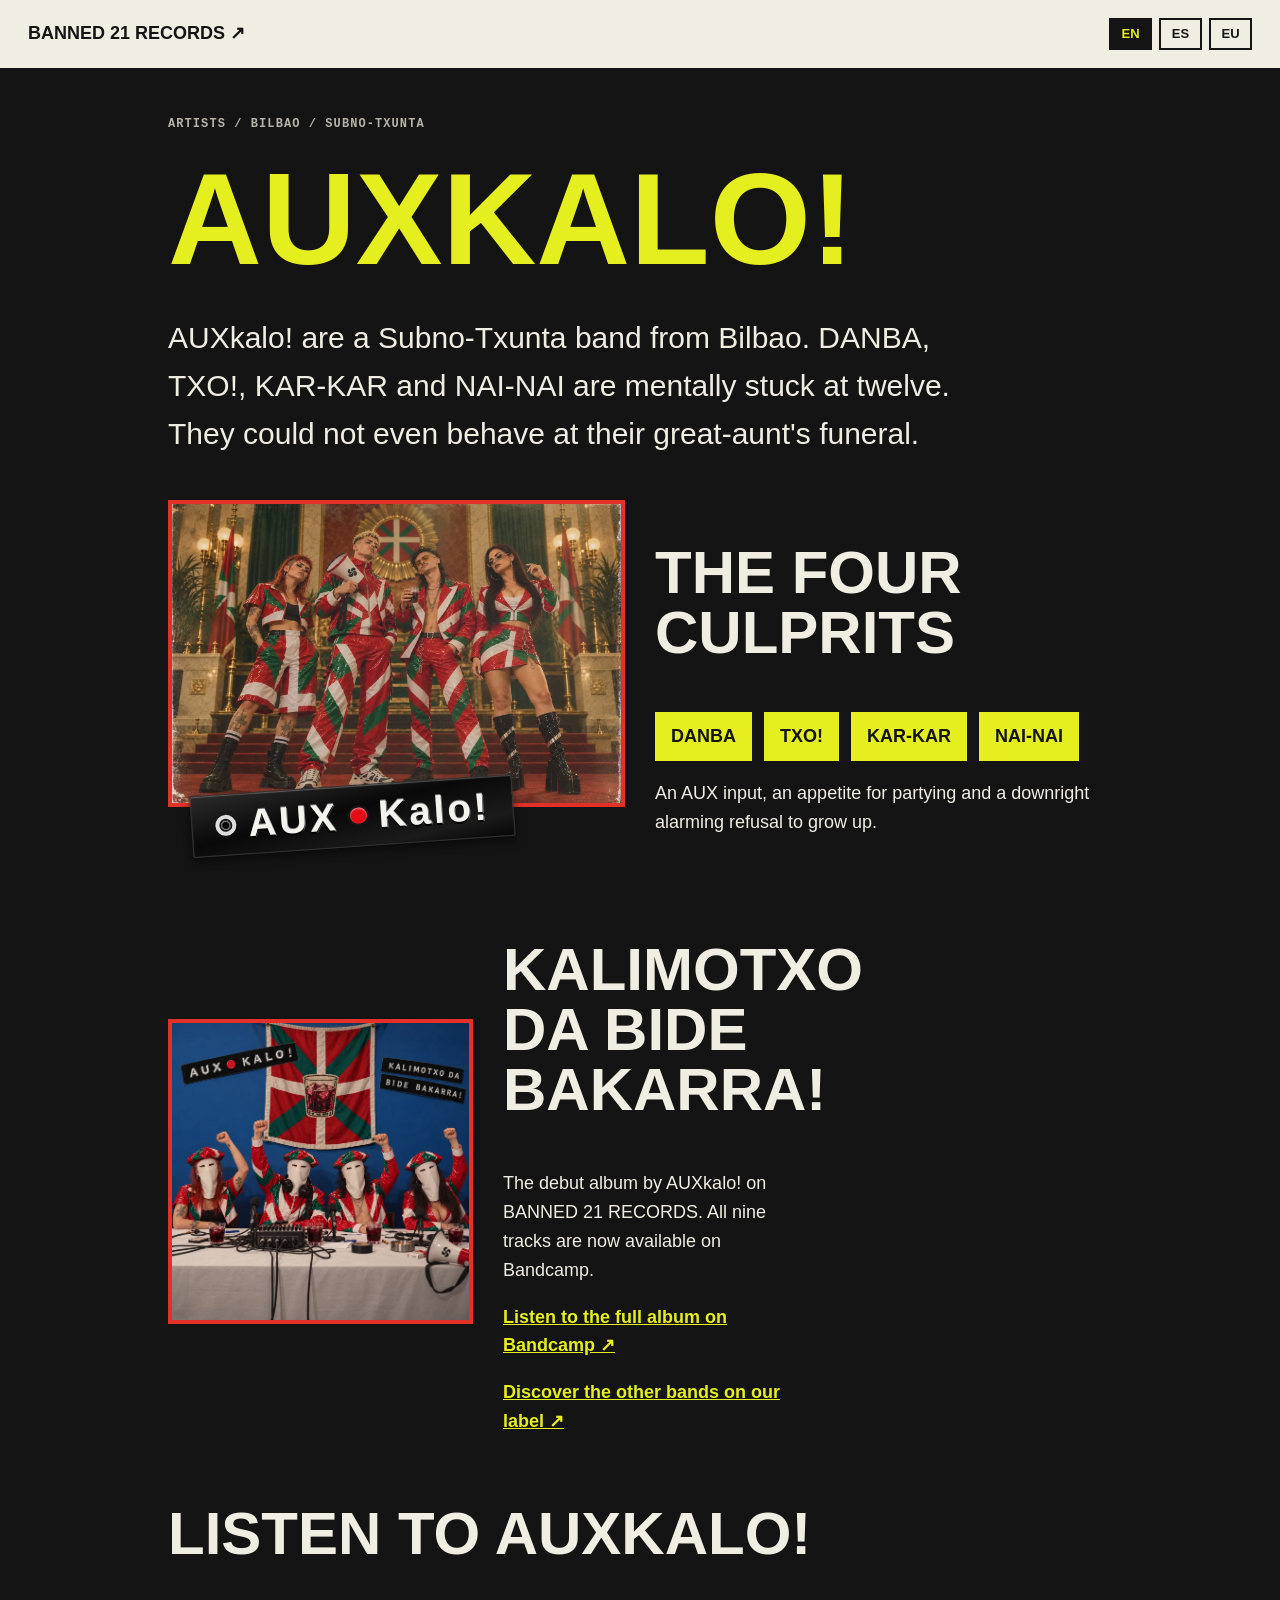
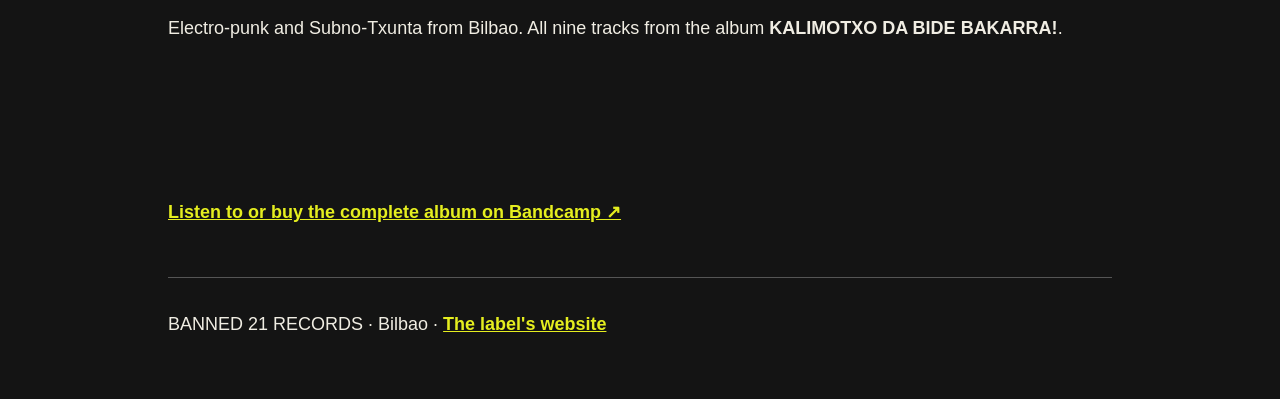
<file: auxkalo/index.html>
<!doctype html>
<html lang="es">
<head>
<meta charset="utf-8">
<meta name="viewport" content="width=device-width,initial-scale=1">
<meta name="robots" content="noindex,follow">
<title>AUXkalo! · BANNED 21 RECORDS</title>
<script>
(function(){
  const allowed=['en','es','eu'];
  const requested=new URLSearchParams(location.search).get('lang');
  let code=allowed.includes(requested)?requested:null;
  try{if(!code){const saved=localStorage.getItem('b21-language');if(allowed.includes(saved))code=saved}}catch(e){}
  if(!code){const locale=(navigator.language||'es').toLowerCase();code=locale.startsWith('eu')?'eu':locale.startsWith('en')?'en':'es'}
  location.replace('./'+code+'/'+location.hash);
})();
</script>
<style>body{background:#141414;color:#f0ede3;font:18px/1.6 Arial,sans-serif;margin:0;padding:3rem;max-width:850px}a{color:#e5ee1f;font-weight:700}h1{font-family:Impact,sans-serif;font-size:clamp(55px,10vw,120px)}</style>
</head><body>
<h1>AUXkalo!</h1>
<p>Elige idioma / Choose language / Aukeratu hizkuntza:</p>
<p><a href="./en/">English</a> · <a href="./es/">Castellano</a> · <a href="./eu/">Euskara</a></p>
<p><a href="../">BANNED 21 RECORDS</a></p>
</body></html>
</file>
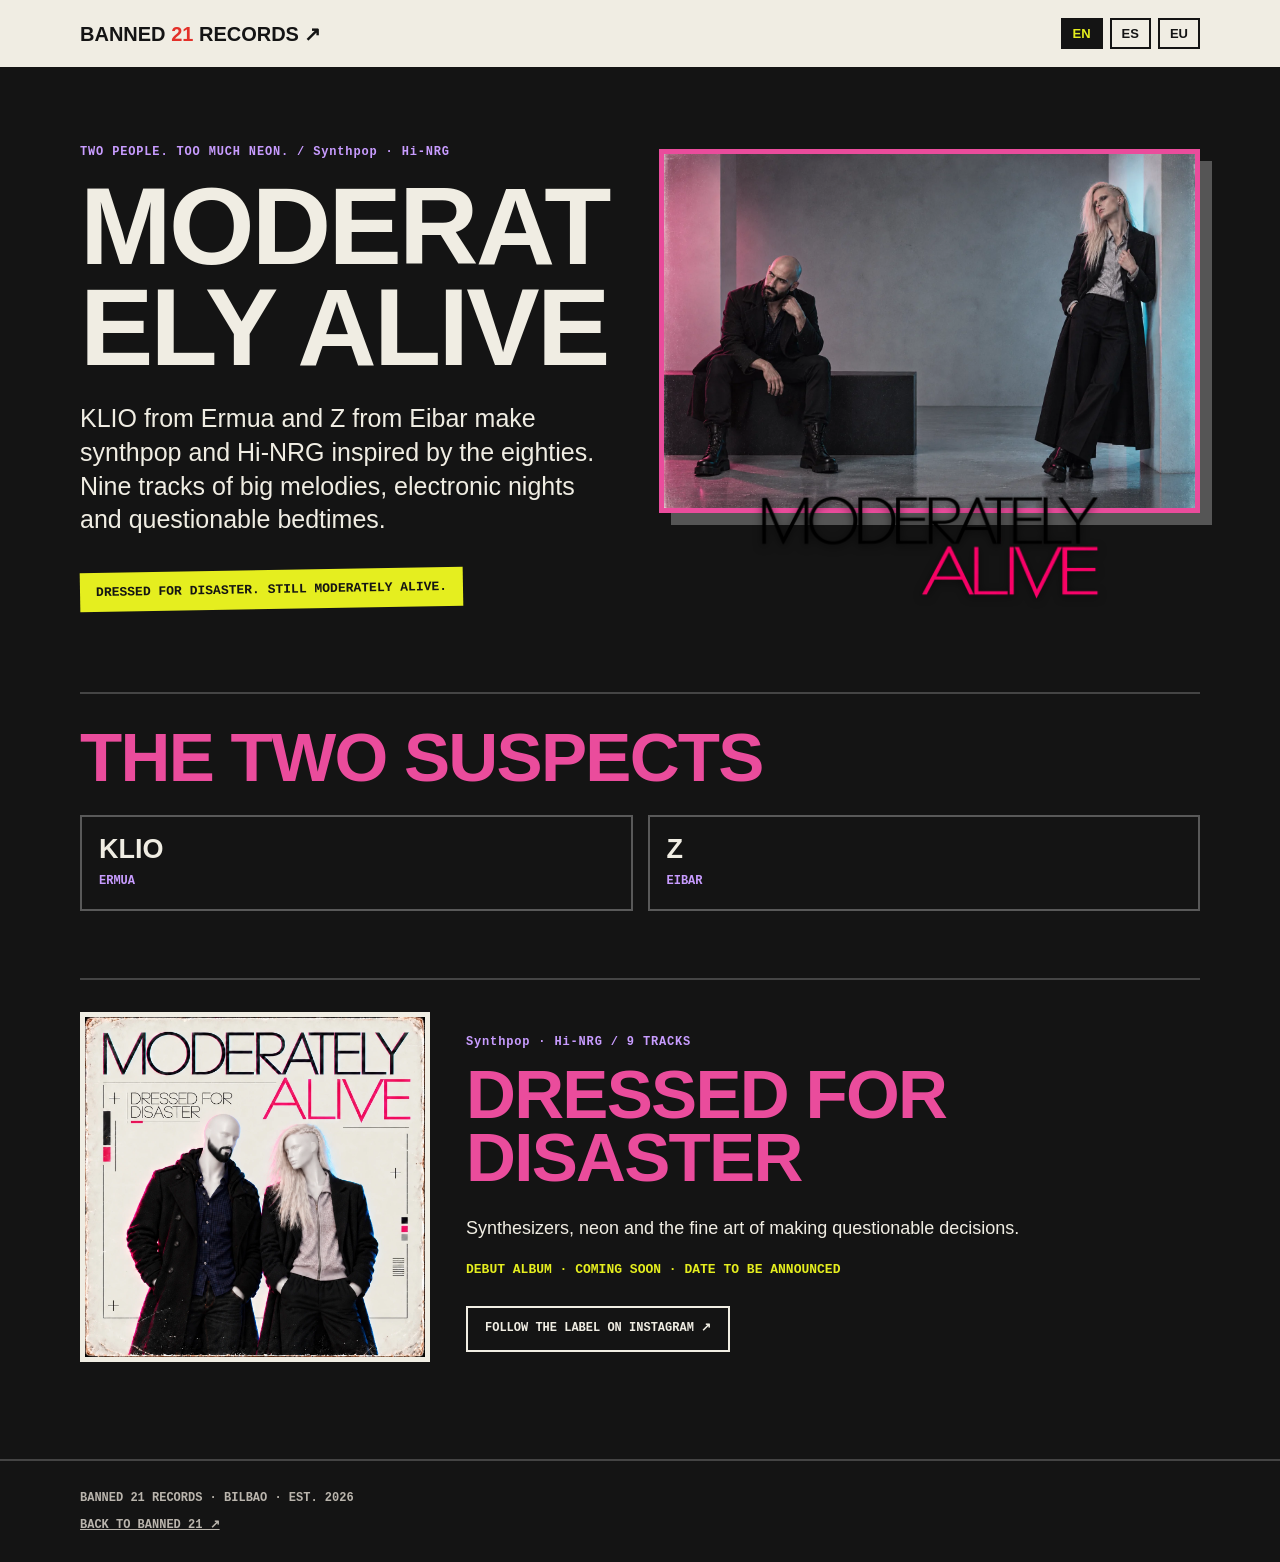
<file: moderately-alive/index.html>
<!doctype html><html lang="es"><head><meta charset="utf-8"><meta name="robots" content="noindex, follow"><title>Moderately Alive · BANNED 21 RECORDS</title><script>(function(){const allowed=["en","es","eu"];let l=new URLSearchParams(location.search).get("lang");if(!allowed.includes(l)){try{l=localStorage.getItem("b21-language")}catch(e){}}if(!allowed.includes(l)){const n=(navigator.language||"es").toLowerCase();l=n.startsWith("eu")?"eu":n.startsWith("en")?"en":"es"}location.replace("./"+l+"/"+location.hash)})()</script></head><body style="background:#141414;color:#f0ede3;font:18px Arial;padding:40px"><h1>Moderately Alive</h1><p><a href="./es/">Castellano</a> · <a href="./eu/">Euskara</a> · <a href="./en/">English</a></p></body></html>
</file>
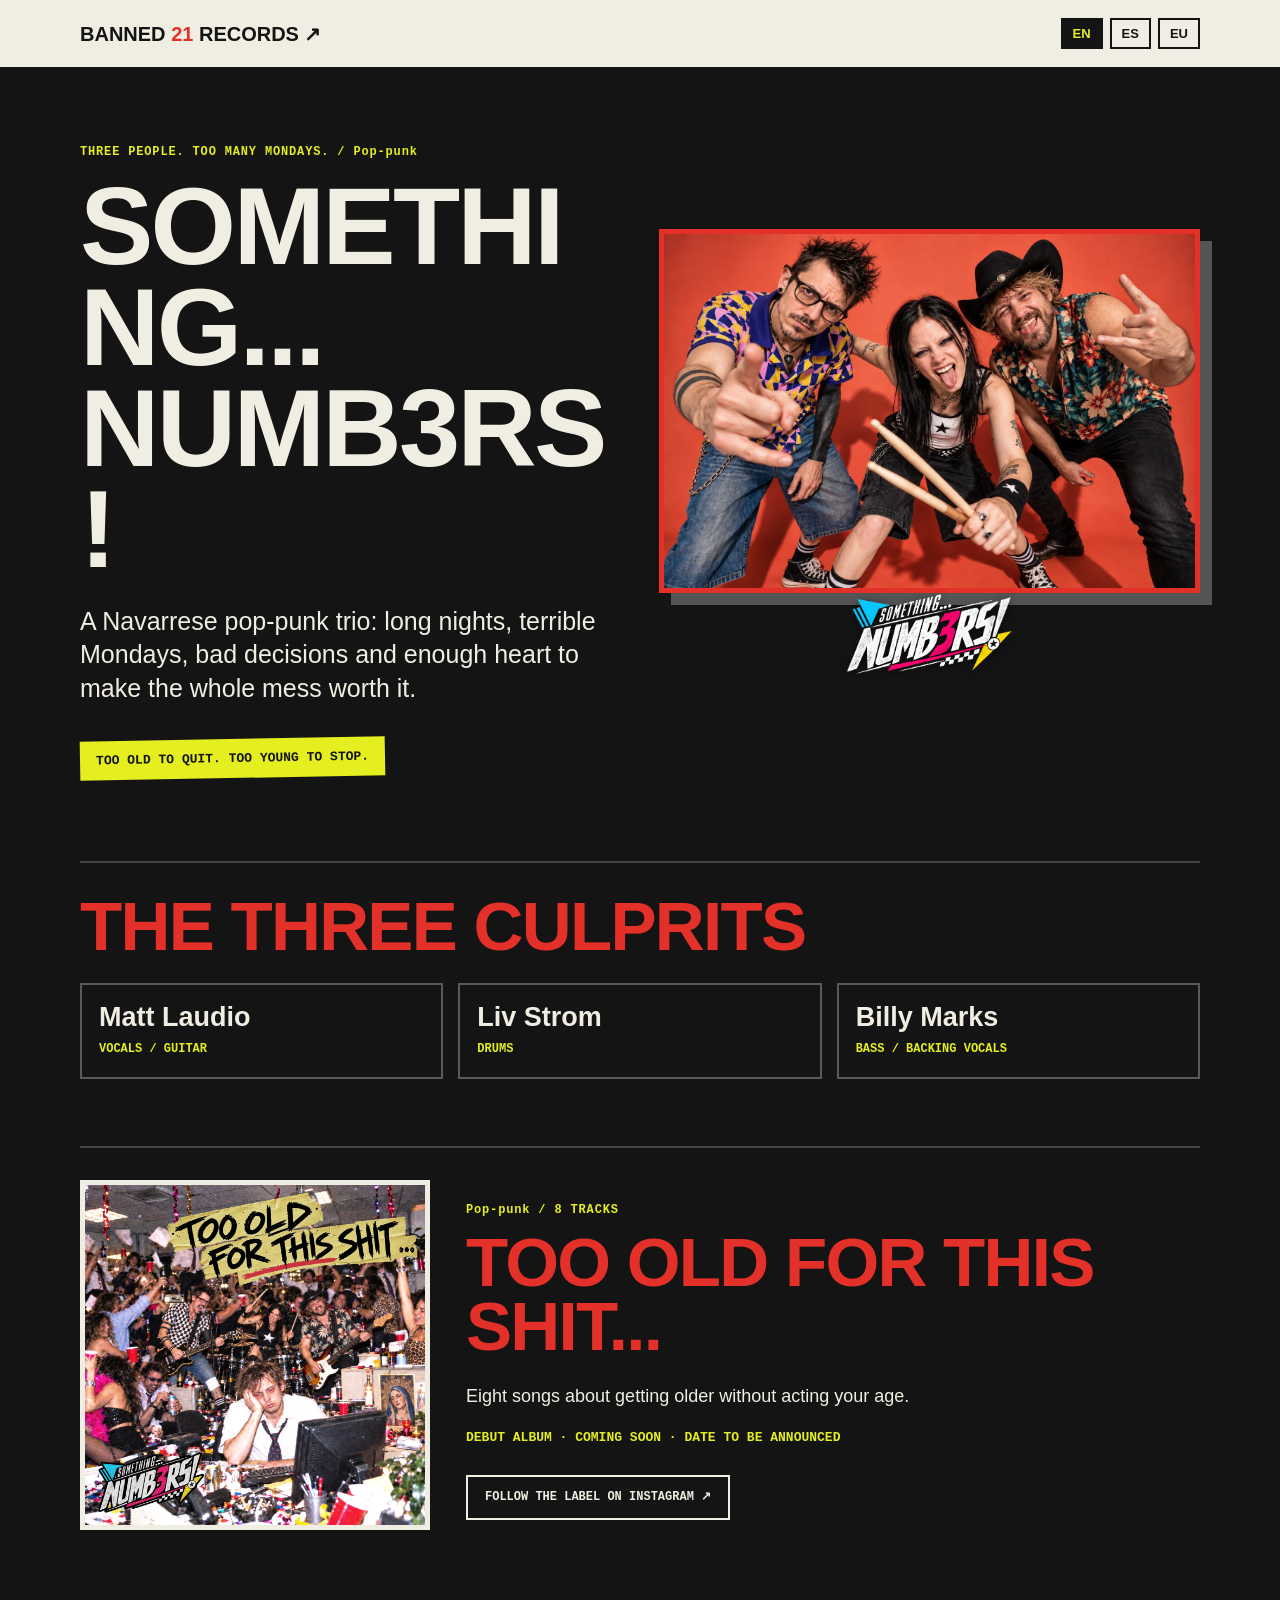
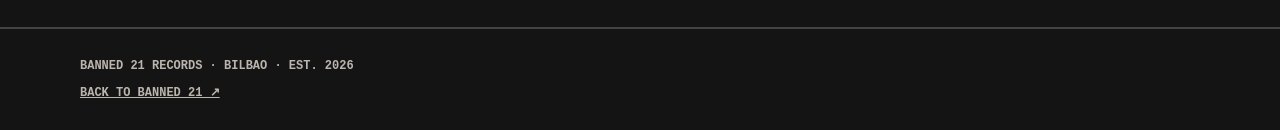
<file: something-numbers/index.html>
<!doctype html><html lang="es"><head><meta charset="utf-8"><meta name="robots" content="noindex, follow"><title>Something Numbers! · BANNED 21 RECORDS</title><script>(function(){const allowed=["en","es","eu"];let l=new URLSearchParams(location.search).get("lang");if(!allowed.includes(l)){try{l=localStorage.getItem("b21-language")}catch(e){}}if(!allowed.includes(l)){const n=(navigator.language||"es").toLowerCase();l=n.startsWith("eu")?"eu":n.startsWith("en")?"en":"es"}location.replace("./"+l+"/"+location.hash)})()</script></head><body style="background:#141414;color:#f0ede3;font:18px Arial;padding:40px"><h1>Something Numbers!</h1><p><a href="./es/">Castellano</a> · <a href="./eu/">Euskara</a> · <a href="./en/">English</a></p></body></html>
</file>
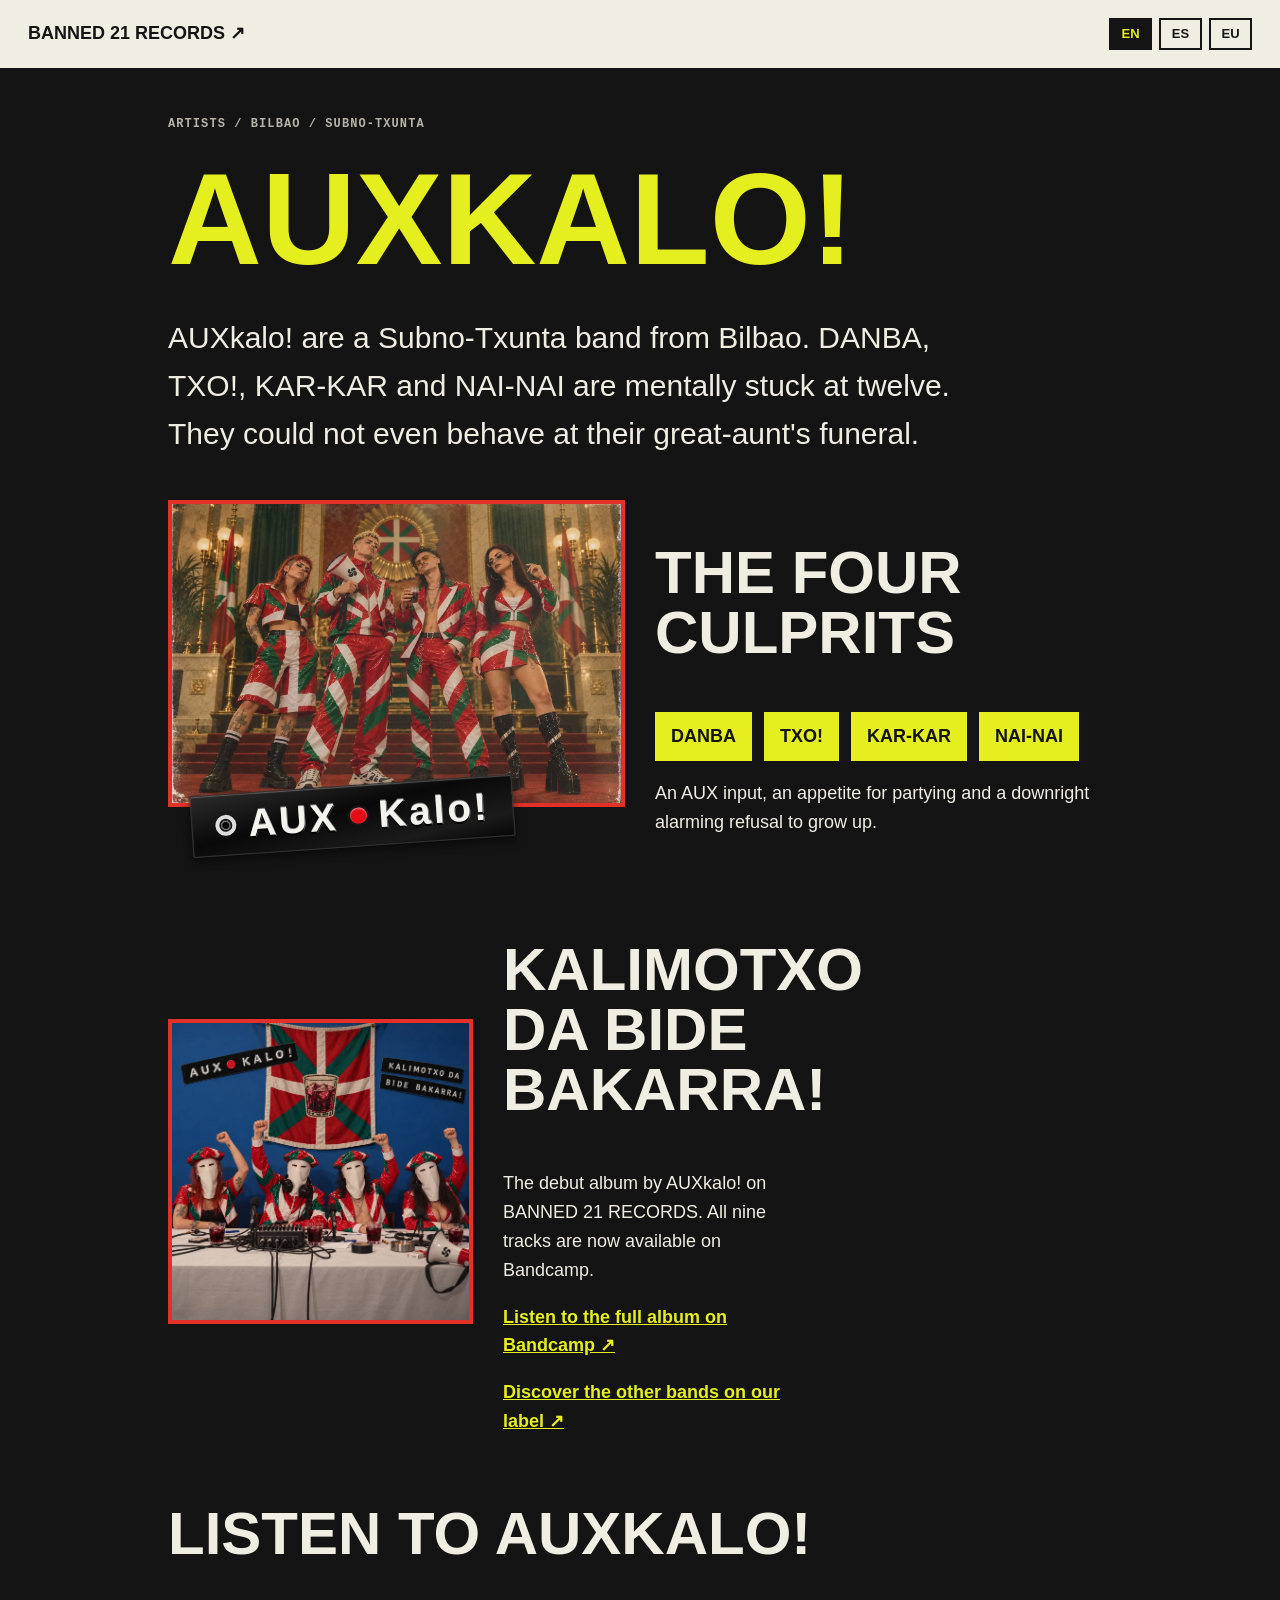
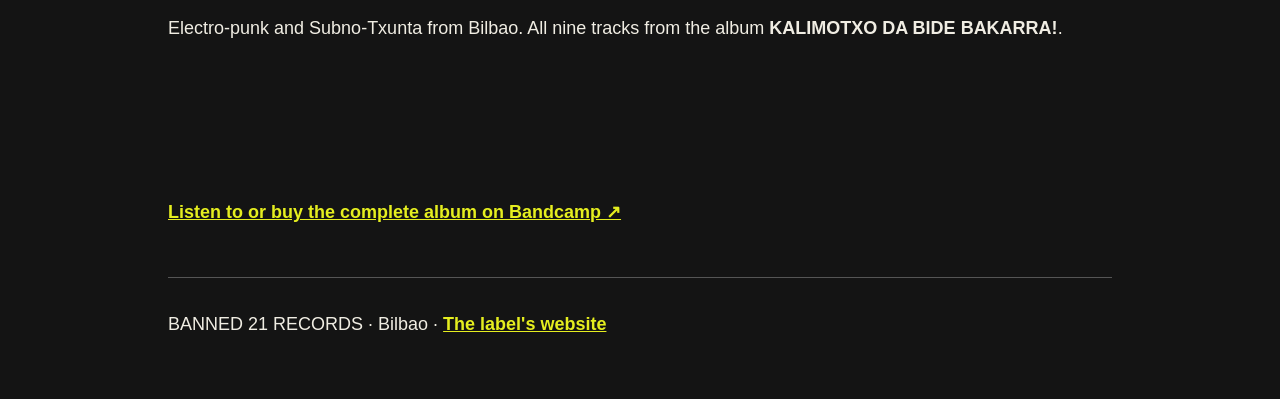
<file: auxkalo/en/index.html>
<!doctype html>
<html lang="en">
<head>
<meta charset="utf-8">
<meta name="viewport" content="width=device-width,initial-scale=1">
<title>AUXkalo! | Bilbao Subno-Txunta Band | BANNED 21 RECORDS</title>
<meta name="description" content="AUXkalo! are a Subno-Txunta band from Bilbao. DANBA, TXO!, KAR-KAR and NAI-NAI are mentally stuck at twelve. They could not even behave at their great-aunt's funeral.">
<meta name="robots" content="noindex, follow"/>
<link rel="canonical" href="https://olivermend.github.io/Banned21records-web/auxkalo/en/">
<link rel="alternate" hreflang="en" href="https://olivermend.github.io/Banned21records-web/auxkalo/en/">
<link rel="alternate" hreflang="es" href="https://olivermend.github.io/Banned21records-web/auxkalo/es/">
<link rel="alternate" hreflang="eu" href="https://olivermend.github.io/Banned21records-web/auxkalo/eu/">
<link rel="alternate" hreflang="x-default" href="https://olivermend.github.io/Banned21records-web/auxkalo/">
<meta property="og:type" content="music.musician">
<meta property="og:title" content="AUXkalo! | Subno-Txunta from Bilbao">
<meta property="og:description" content="AUXkalo! are a Subno-Txunta band from Bilbao. DANBA, TXO!, KAR-KAR and NAI-NAI are mentally stuck at twelve. They could not even behave at their great-aunt's funeral.">
<meta property="og:locale" content="en_US">
<meta property="og:url" content="https://olivermend.github.io/Banned21records-web/auxkalo/en/">
<meta property="og:image" content="https://olivermend.github.io/Banned21records-web/assets/artists/auxkalo-band.webp">
<meta name="twitter:card" content="summary_large_image">
<script type="application/ld+json">{"@context":"https://schema.org","@type":"MusicGroup","name":"AUXkalo!","url":"https://olivermend.github.io/Banned21records-web/auxkalo/en/","sameAs":["https://auxkalo.bandcamp.com/","https://auxkalo.bandcamp.com/album/kalimotxo-da-bide-bakarra-3"],"genre":["Subno-Txunta","Punk","Dance"],"description":"AUXkalo! are a Subno-Txunta band from Bilbao. DANBA, TXO!, KAR-KAR and NAI-NAI are mentally stuck at twelve. They could not even behave at their great-aunt's funeral.","foundingLocation":{"@type":"Place","name":"Bilbao, Bizkaia"},"member":[{"@type":"Person","name":"DANBA"},{"@type":"Person","name":"TXO!"},{"@type":"Person","name":"KAR-KAR"},{"@type":"Person","name":"NAI-NAI"}],"image":"https://olivermend.github.io/Banned21records-web/assets/artists/auxkalo-band.webp","album":{"@type":"MusicAlbum","name":"KALIMOTXO DA BIDE BAKARRA!","url":"https://auxkalo.bandcamp.com/album/kalimotxo-da-bide-bakarra-3","byArtist":{"@type":"MusicGroup","name":"AUXkalo!"},"image":"https://olivermend.github.io/Banned21records-web/assets/artists/auxkalo-kalimotxo-da-bide-bakarra.svg"}}</script>
<style>body{background:#141414;color:#f0ede3;font:18px/1.6 Arial,sans-serif;margin:0}main{max-width:1000px;margin:auto;padding:28px}a{color:#e5ee1f}header{padding:18px 28px;background:#f0ede3;color:#141414;font-weight:900}header a{color:#141414}h1,h2{font-family:Impact,'Arial Narrow',sans-serif;text-transform:uppercase;line-height:1}h1{font-size:clamp(60px,12vw,130px);margin:22px 0 10px;color:#e5ee1f}h2{font-size:clamp(30px,6vw,60px)}.lead{font-size:clamp(21px,3vw,30px);max-width:820px}.grid{display:grid;grid-template-columns:1fr 1fr;gap:30px;align-items:center;margin:35px 0}.grid img{width:100%;height:auto;border:4px solid #e33029}.members{display:flex;flex-wrap:wrap;gap:12px;list-style:none;padding:0}.members li{background:#e5ee1f;color:#141414;font-weight:900;padding:10px 16px}footer{padding:32px 0;border-top:1px solid #555}@media(max-width:700px){.grid{grid-template-columns:1fr}}.aux-band-photo{position:relative;min-width:0}.aux-band-photo img{display:block}.aux-dymo{position:relative;z-index:2;display:inline-flex;align-items:center;gap:clamp(5px,1.2vw,12px);max-width:96%;margin:-23px 0 0 5%;padding:9px clamp(12px,2vw,23px);transform:rotate(-4deg);border:1px solid #333;border-radius:2px;background:linear-gradient(170deg,#2b2b2b,#090909 43%,#1b1b1b 80%,#070707);color:#f4f3ed;font:800 clamp(20px,3vw,40px)/1.1 'Arial Narrow',Arial,sans-serif;letter-spacing:.08em;white-space:nowrap;box-shadow:0 4px 8px #0008,inset 0 1px 1px #fff4;text-shadow:0 -1px #777,0 2px #000,1px 1px #777}.aux-socket{width:.55em;height:.55em;border-radius:50%;border:.11em solid #ddd;background:radial-gradient(circle,#050505 0 37%,#888 41% 50%,#171717 51%)}.aux-led{width:.42em;height:.42em;border-radius:50%;background:#e30c17;box-shadow:0 0 0 2px #171717,inset 0 1px 2px #fff8}

*{box-sizing:border-box}
header.site-header{display:flex;align-items:center;justify-content:space-between;flex-wrap:wrap;gap:14px}
header .site-link{color:#141414;text-decoration:none}
.language-nav{display:flex;gap:7px;align-items:center}
.language-nav a{display:inline-flex;align-items:center;justify-content:center;min-width:43px;padding:6px 10px;border:2px solid #141414;color:#141414;background:transparent;text-decoration:none;font:900 13px/1.2 Arial,sans-serif}
.language-nav a[aria-current="page"]{background:#141414;color:#e5ee1f}
.language-nav a:hover{background:#e33029;color:white;border-color:#e33029}
main .eyebrow{margin-top:20px;font:800 12px/1.35 'Courier New',monospace;letter-spacing:.09em;color:#b8b3a8}
.grid>div{min-width:0}
.grid .aux-band-photo img{width:100%;height:auto}
.album-info{max-width:640px}
.album-info a,.listen-section a{font-weight:700}
.listen-section{margin:50px 0}
.listen-section iframe{max-width:100%;display:block}
footer a{font-weight:700}
a:focus-visible{outline:3px solid #e33029;outline-offset:3px}
@media(max-width:700px){header.site-header{padding:15px 18px}main{padding:24px 18px}.grid{gap:24px}.language-nav a{min-width:38px;padding:5px 8px}}
</style>
<script>try{localStorage.setItem('b21-language',"en")}catch(e){}</script>
</head>
<body>
<header class="site-header">
<a class="site-link" href="../../?lang=en#band" aria-label="Back to BANNED 21 RECORDS">BANNED 21 RECORDS ↗</a>
<nav class="language-nav" aria-label="Choose language"><a lang="en" href="../en/" aria-current="page">EN</a><a lang="es" href="../es/">ES</a><a lang="eu" href="../eu/">EU</a></nav>
</header>
<main>
<p class="eyebrow">ARTISTS / BILBAO / SUBNO-TXUNTA</p>
<h1>AUXkalo!</h1>
<p class="lead">AUXkalo! are a Subno-Txunta band from Bilbao. DANBA, TXO!, KAR-KAR and NAI-NAI are mentally stuck at twelve. They could not even behave at their great-aunt's funeral.</p>
<div class="grid">
<div class="aux-band-photo">
<img src="../../assets/artists/auxkalo-band.webp" alt="AUXkalo!, the four-member Bilbao band wearing their Ikurriña Couture outfits" width="1400" height="933" loading="eager">
<div class="aux-dymo" role="img" aria-label="AUXkalo!"><span class="aux-socket" aria-hidden="true"></span><span>AUX</span><span class="aux-led" aria-hidden="true"></span><span>Kalo!</span></div>
</div>
<div>
<h2>The four culprits</h2>
<ul class="members"><li>DANBA</li><li>TXO!</li><li>KAR-KAR</li><li>NAI-NAI</li></ul>
<p>An AUX input, an appetite for partying and a downright alarming refusal to grow up.</p>
</div>
</div>
<section class="grid album-info" aria-label="KALIMOTXO DA BIDE BAKARRA!">
<img src="../../assets/artists/auxkalo-kalimotxo-da-bide-bakarra.svg" alt="Official cover of AUXkalo!'s album Kalimotxo da bide bakarra!: four masked band members in front of an ikurriña with an embroidered kalimotxo" width="1254" height="1254" loading="lazy">
<div>
<h2>KALIMOTXO DA BIDE BAKARRA!</h2>
<p>The debut album by AUXkalo! on BANNED 21 RECORDS. All nine tracks are now available on Bandcamp.</p>
<p><a href="https://auxkalo.bandcamp.com/album/kalimotxo-da-bide-bakarra-3" target="_blank" rel="noopener noreferrer">Listen to the full album on Bandcamp ↗</a></p>
<p><a href="../../?lang=en#band">Discover the other bands on our label ↗</a></p>
</div>
</section>
<section class="listen-section" aria-label="Listen to AUXkalo!">
<h2>Listen to AUXkalo!</h2>
<p>Electro-punk and Subno-Txunta from Bilbao. All nine tracks from the album <strong>KALIMOTXO DA BIDE BAKARRA!</strong>.</p>
<iframe title="Listen to AUXkalo! on Bandcamp" style="border:0;width:100%;height:120px;max-width:700px" src="https://bandcamp.com/EmbeddedPlayer/album=3497018543/size=large/bgcol=141414/linkcol=e33029/tracklist=false/artwork=small/transparent=true/" loading="lazy"></iframe>
<p><a href="https://auxkalo.bandcamp.com/album/kalimotxo-da-bide-bakarra-3" target="_blank" rel="noopener noreferrer">Listen to or buy the complete album on Bandcamp ↗</a></p>
</section>
<footer>BANNED 21 RECORDS · Bilbao · <a href="../../?lang=en#band">The label's website</a></footer>
</main>
</body>
</html>
</file>
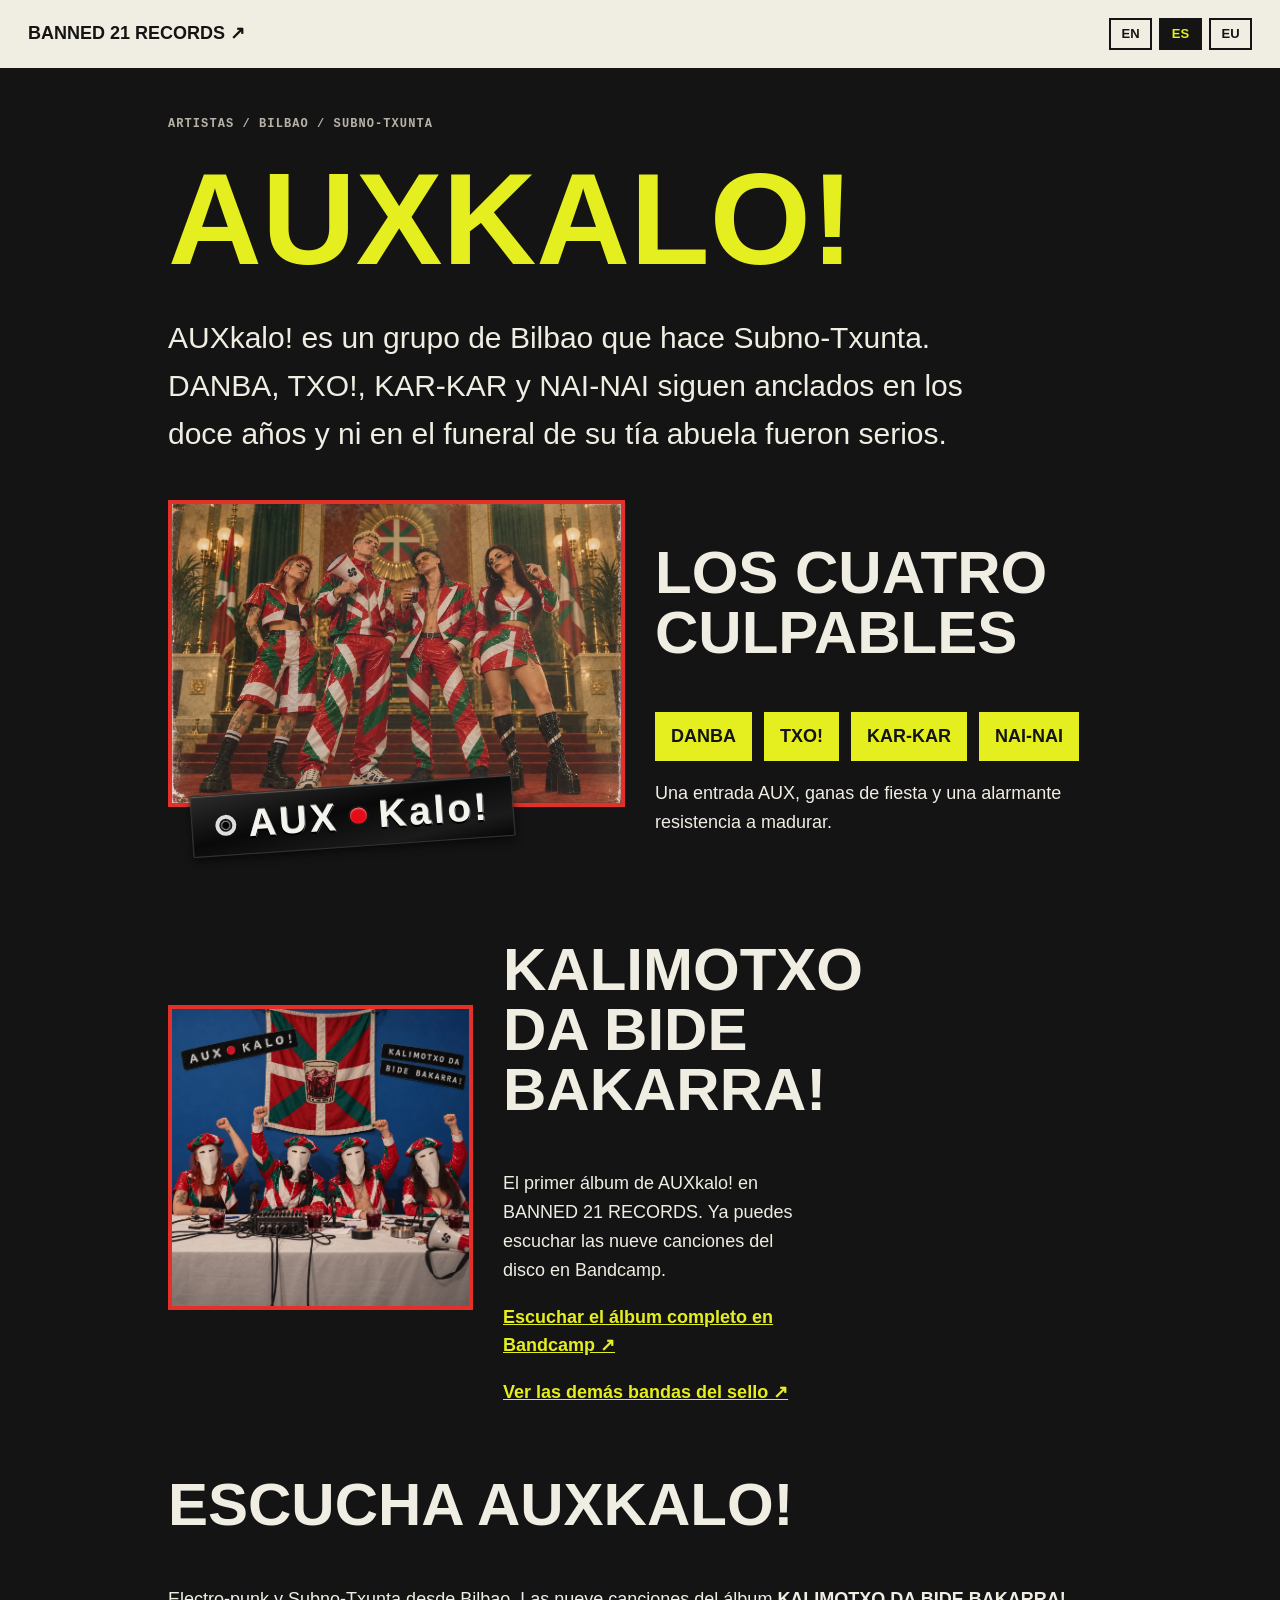
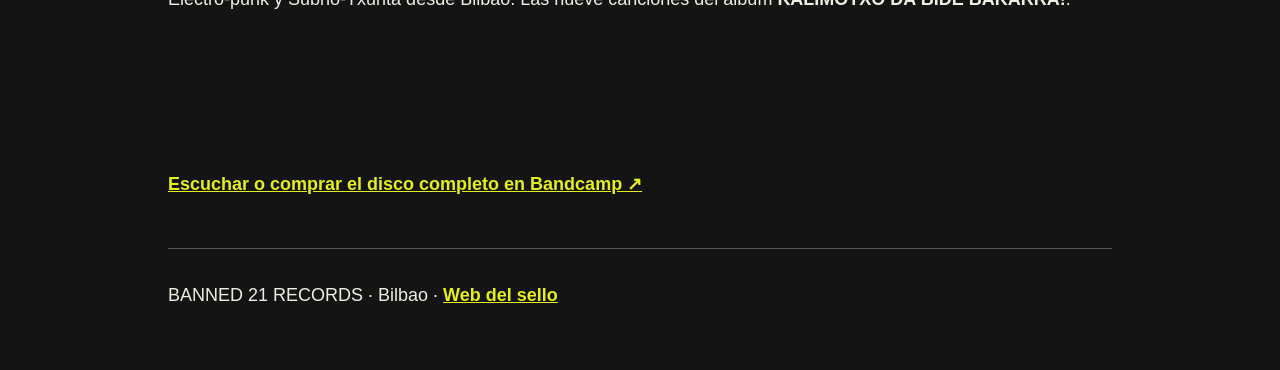
<file: auxkalo/es/index.html>
<!doctype html>
<html lang="es">
<head>
<meta charset="utf-8">
<meta name="viewport" content="width=device-width,initial-scale=1">
<title>AUXkalo! | Grupo de Bilbao · Subno-Txunta | BANNED 21 RECORDS</title>
<meta name="description" content="AUXkalo! es un grupo de Bilbao que hace Subno-Txunta. DANBA, TXO!, KAR-KAR y NAI-NAI siguen anclados en los doce años y ni en el funeral de su tía abuela fueron serios.">
<meta name="robots" content="noindex, follow"/>
<link rel="canonical" href="https://olivermend.github.io/Banned21records-web/auxkalo/es/">
<link rel="alternate" hreflang="en" href="https://olivermend.github.io/Banned21records-web/auxkalo/en/">
<link rel="alternate" hreflang="es" href="https://olivermend.github.io/Banned21records-web/auxkalo/es/">
<link rel="alternate" hreflang="eu" href="https://olivermend.github.io/Banned21records-web/auxkalo/eu/">
<link rel="alternate" hreflang="x-default" href="https://olivermend.github.io/Banned21records-web/auxkalo/">
<meta property="og:type" content="music.musician">
<meta property="og:title" content="AUXkalo! | Subno-Txunta desde Bilbao">
<meta property="og:description" content="AUXkalo! es un grupo de Bilbao que hace Subno-Txunta. DANBA, TXO!, KAR-KAR y NAI-NAI siguen anclados en los doce años y ni en el funeral de su tía abuela fueron serios.">
<meta property="og:locale" content="es_ES">
<meta property="og:url" content="https://olivermend.github.io/Banned21records-web/auxkalo/es/">
<meta property="og:image" content="https://olivermend.github.io/Banned21records-web/assets/artists/auxkalo-band.webp">
<meta name="twitter:card" content="summary_large_image">
<script type="application/ld+json">{"@context":"https://schema.org","@type":"MusicGroup","name":"AUXkalo!","url":"https://olivermend.github.io/Banned21records-web/auxkalo/es/","sameAs":["https://auxkalo.bandcamp.com/","https://auxkalo.bandcamp.com/album/kalimotxo-da-bide-bakarra-3"],"genre":["Subno-Txunta","Punk","Dance"],"description":"AUXkalo! es un grupo de Bilbao que hace Subno-Txunta. DANBA, TXO!, KAR-KAR y NAI-NAI siguen anclados en los doce años y ni en el funeral de su tía abuela fueron serios.","foundingLocation":{"@type":"Place","name":"Bilbao, Bizkaia"},"member":[{"@type":"Person","name":"DANBA"},{"@type":"Person","name":"TXO!"},{"@type":"Person","name":"KAR-KAR"},{"@type":"Person","name":"NAI-NAI"}],"image":"https://olivermend.github.io/Banned21records-web/assets/artists/auxkalo-band.webp","album":{"@type":"MusicAlbum","name":"KALIMOTXO DA BIDE BAKARRA!","url":"https://auxkalo.bandcamp.com/album/kalimotxo-da-bide-bakarra-3","byArtist":{"@type":"MusicGroup","name":"AUXkalo!"},"image":"https://olivermend.github.io/Banned21records-web/assets/artists/auxkalo-kalimotxo-da-bide-bakarra.svg"}}</script>
<style>body{background:#141414;color:#f0ede3;font:18px/1.6 Arial,sans-serif;margin:0}main{max-width:1000px;margin:auto;padding:28px}a{color:#e5ee1f}header{padding:18px 28px;background:#f0ede3;color:#141414;font-weight:900}header a{color:#141414}h1,h2{font-family:Impact,'Arial Narrow',sans-serif;text-transform:uppercase;line-height:1}h1{font-size:clamp(60px,12vw,130px);margin:22px 0 10px;color:#e5ee1f}h2{font-size:clamp(30px,6vw,60px)}.lead{font-size:clamp(21px,3vw,30px);max-width:820px}.grid{display:grid;grid-template-columns:1fr 1fr;gap:30px;align-items:center;margin:35px 0}.grid img{width:100%;height:auto;border:4px solid #e33029}.members{display:flex;flex-wrap:wrap;gap:12px;list-style:none;padding:0}.members li{background:#e5ee1f;color:#141414;font-weight:900;padding:10px 16px}footer{padding:32px 0;border-top:1px solid #555}@media(max-width:700px){.grid{grid-template-columns:1fr}}.aux-band-photo{position:relative;min-width:0}.aux-band-photo img{display:block}.aux-dymo{position:relative;z-index:2;display:inline-flex;align-items:center;gap:clamp(5px,1.2vw,12px);max-width:96%;margin:-23px 0 0 5%;padding:9px clamp(12px,2vw,23px);transform:rotate(-4deg);border:1px solid #333;border-radius:2px;background:linear-gradient(170deg,#2b2b2b,#090909 43%,#1b1b1b 80%,#070707);color:#f4f3ed;font:800 clamp(20px,3vw,40px)/1.1 'Arial Narrow',Arial,sans-serif;letter-spacing:.08em;white-space:nowrap;box-shadow:0 4px 8px #0008,inset 0 1px 1px #fff4;text-shadow:0 -1px #777,0 2px #000,1px 1px #777}.aux-socket{width:.55em;height:.55em;border-radius:50%;border:.11em solid #ddd;background:radial-gradient(circle,#050505 0 37%,#888 41% 50%,#171717 51%)}.aux-led{width:.42em;height:.42em;border-radius:50%;background:#e30c17;box-shadow:0 0 0 2px #171717,inset 0 1px 2px #fff8}

*{box-sizing:border-box}
header.site-header{display:flex;align-items:center;justify-content:space-between;flex-wrap:wrap;gap:14px}
header .site-link{color:#141414;text-decoration:none}
.language-nav{display:flex;gap:7px;align-items:center}
.language-nav a{display:inline-flex;align-items:center;justify-content:center;min-width:43px;padding:6px 10px;border:2px solid #141414;color:#141414;background:transparent;text-decoration:none;font:900 13px/1.2 Arial,sans-serif}
.language-nav a[aria-current="page"]{background:#141414;color:#e5ee1f}
.language-nav a:hover{background:#e33029;color:white;border-color:#e33029}
main .eyebrow{margin-top:20px;font:800 12px/1.35 'Courier New',monospace;letter-spacing:.09em;color:#b8b3a8}
.grid>div{min-width:0}
.grid .aux-band-photo img{width:100%;height:auto}
.album-info{max-width:640px}
.album-info a,.listen-section a{font-weight:700}
.listen-section{margin:50px 0}
.listen-section iframe{max-width:100%;display:block}
footer a{font-weight:700}
a:focus-visible{outline:3px solid #e33029;outline-offset:3px}
@media(max-width:700px){header.site-header{padding:15px 18px}main{padding:24px 18px}.grid{gap:24px}.language-nav a{min-width:38px;padding:5px 8px}}
</style>
<script>try{localStorage.setItem('b21-language',"es")}catch(e){}</script>
</head>
<body>
<header class="site-header">
<a class="site-link" href="../../?lang=es#band" aria-label="Volver a BANNED 21 RECORDS">BANNED 21 RECORDS ↗</a>
<nav class="language-nav" aria-label="Seleccionar idioma"><a lang="en" href="../en/">EN</a><a lang="es" href="../es/" aria-current="page">ES</a><a lang="eu" href="../eu/">EU</a></nav>
</header>
<main>
<p class="eyebrow">ARTISTAS / BILBAO / SUBNO-TXUNTA</p>
<h1>AUXkalo!</h1>
<p class="lead">AUXkalo! es un grupo de Bilbao que hace Subno-Txunta. DANBA, TXO!, KAR-KAR y NAI-NAI siguen anclados en los doce años y ni en el funeral de su tía abuela fueron serios.</p>
<div class="grid">
<div class="aux-band-photo">
<img src="../../assets/artists/auxkalo-band.webp" alt="AUXkalo!, el cuarteto de Bilbao con sus trajes Ikurriña Couture" width="1400" height="933" loading="eager">
<div class="aux-dymo" role="img" aria-label="AUXkalo!"><span class="aux-socket" aria-hidden="true"></span><span>AUX</span><span class="aux-led" aria-hidden="true"></span><span>Kalo!</span></div>
</div>
<div>
<h2>Los cuatro culpables</h2>
<ul class="members"><li>DANBA</li><li>TXO!</li><li>KAR-KAR</li><li>NAI-NAI</li></ul>
<p>Una entrada AUX, ganas de fiesta y una alarmante resistencia a madurar.</p>
</div>
</div>
<section class="grid album-info" aria-label="KALIMOTXO DA BIDE BAKARRA!">
<img src="../../assets/artists/auxkalo-kalimotxo-da-bide-bakarra.svg" alt="Portada oficial de AUXkalo!, Kalimotxo da bide bakarra!: los cuatro integrantes enmascarados delante de una ikurriña con un kalimotxo bordado" width="1254" height="1254" loading="lazy">
<div>
<h2>KALIMOTXO DA BIDE BAKARRA!</h2>
<p>El primer álbum de AUXkalo! en BANNED 21 RECORDS. Ya puedes escuchar las nueve canciones del disco en Bandcamp.</p>
<p><a href="https://auxkalo.bandcamp.com/album/kalimotxo-da-bide-bakarra-3" target="_blank" rel="noopener noreferrer">Escuchar el álbum completo en Bandcamp ↗</a></p>
<p><a href="../../?lang=es#band">Ver las demás bandas del sello ↗</a></p>
</div>
</section>
<section class="listen-section" aria-label="Escucha AUXkalo!">
<h2>Escucha AUXkalo!</h2>
<p>Electro-punk y Subno-Txunta desde Bilbao. Las nueve canciones del álbum <strong>KALIMOTXO DA BIDE BAKARRA!</strong>.</p>
<iframe title="Escuchar AUXkalo! en Bandcamp" style="border:0;width:100%;height:120px;max-width:700px" src="https://bandcamp.com/EmbeddedPlayer/album=3497018543/size=large/bgcol=141414/linkcol=e33029/tracklist=false/artwork=small/transparent=true/" loading="lazy"></iframe>
<p><a href="https://auxkalo.bandcamp.com/album/kalimotxo-da-bide-bakarra-3" target="_blank" rel="noopener noreferrer">Escuchar o comprar el disco completo en Bandcamp ↗</a></p>
</section>
<footer>BANNED 21 RECORDS · Bilbao · <a href="../../?lang=es#band">Web del sello</a></footer>
</main>
</body>
</html>
</file>
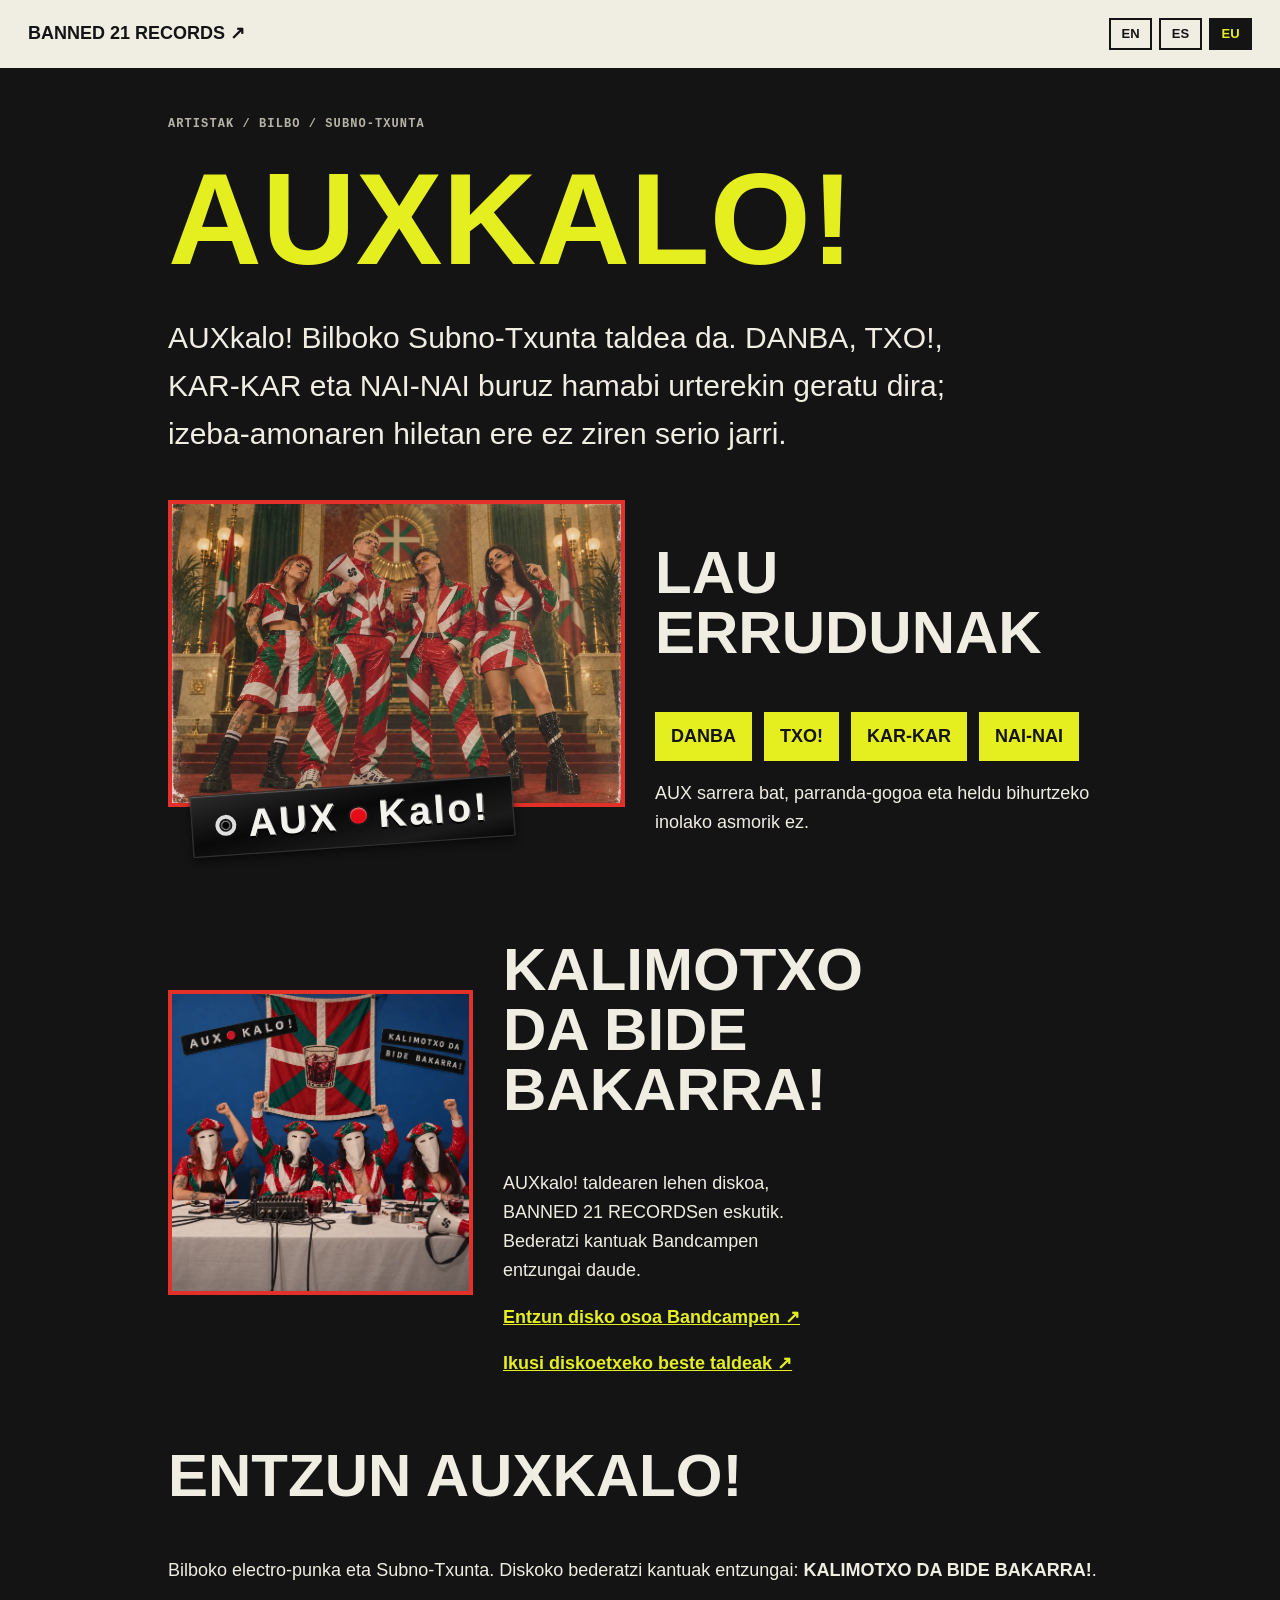
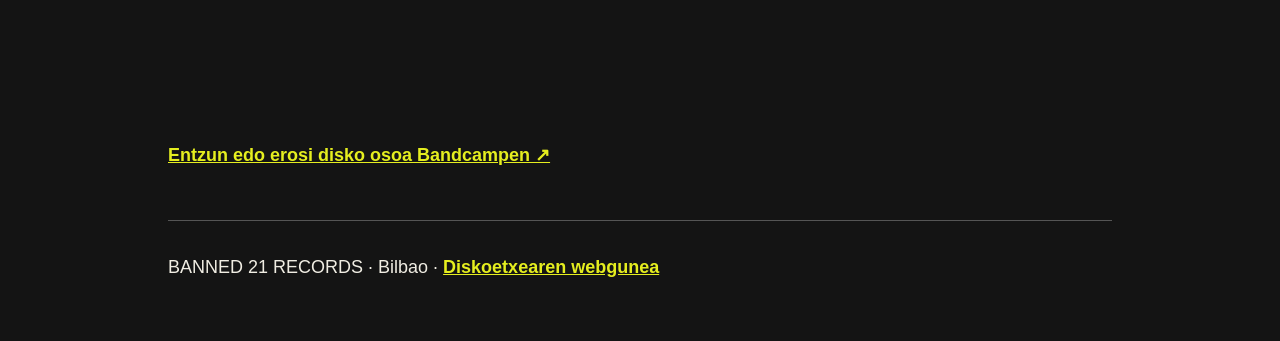
<file: auxkalo/eu/index.html>
<!doctype html>
<html lang="eu">
<head>
<meta charset="utf-8">
<meta name="viewport" content="width=device-width,initial-scale=1">
<title>AUXkalo! | Bilboko Subno-Txunta taldea | BANNED 21 RECORDS</title>
<meta name="description" content="AUXkalo! Bilboko Subno-Txunta taldea da. DANBA, TXO!, KAR-KAR eta NAI-NAI buruz hamabi urterekin geratu dira; izeba-amonaren hiletan ere ez ziren serio jarri.">
<meta name="robots" content="noindex, follow"/>
<link rel="canonical" href="https://olivermend.github.io/Banned21records-web/auxkalo/eu/">
<link rel="alternate" hreflang="en" href="https://olivermend.github.io/Banned21records-web/auxkalo/en/">
<link rel="alternate" hreflang="es" href="https://olivermend.github.io/Banned21records-web/auxkalo/es/">
<link rel="alternate" hreflang="eu" href="https://olivermend.github.io/Banned21records-web/auxkalo/eu/">
<link rel="alternate" hreflang="x-default" href="https://olivermend.github.io/Banned21records-web/auxkalo/">
<meta property="og:type" content="music.musician">
<meta property="og:title" content="AUXkalo! | Bilboko Subno-Txunta">
<meta property="og:description" content="AUXkalo! Bilboko Subno-Txunta taldea da. DANBA, TXO!, KAR-KAR eta NAI-NAI buruz hamabi urterekin geratu dira; izeba-amonaren hiletan ere ez ziren serio jarri.">
<meta property="og:locale" content="eu_ES">
<meta property="og:url" content="https://olivermend.github.io/Banned21records-web/auxkalo/eu/">
<meta property="og:image" content="https://olivermend.github.io/Banned21records-web/assets/artists/auxkalo-band.webp">
<meta name="twitter:card" content="summary_large_image">
<script type="application/ld+json">{"@context":"https://schema.org","@type":"MusicGroup","name":"AUXkalo!","url":"https://olivermend.github.io/Banned21records-web/auxkalo/eu/","sameAs":["https://auxkalo.bandcamp.com/","https://auxkalo.bandcamp.com/album/kalimotxo-da-bide-bakarra-3"],"genre":["Subno-Txunta","Punk","Dance"],"description":"AUXkalo! Bilboko Subno-Txunta taldea da. DANBA, TXO!, KAR-KAR eta NAI-NAI buruz hamabi urterekin geratu dira; izeba-amonaren hiletan ere ez ziren serio jarri.","foundingLocation":{"@type":"Place","name":"Bilbao, Bizkaia"},"member":[{"@type":"Person","name":"DANBA"},{"@type":"Person","name":"TXO!"},{"@type":"Person","name":"KAR-KAR"},{"@type":"Person","name":"NAI-NAI"}],"image":"https://olivermend.github.io/Banned21records-web/assets/artists/auxkalo-band.webp","album":{"@type":"MusicAlbum","name":"KALIMOTXO DA BIDE BAKARRA!","url":"https://auxkalo.bandcamp.com/album/kalimotxo-da-bide-bakarra-3","byArtist":{"@type":"MusicGroup","name":"AUXkalo!"},"image":"https://olivermend.github.io/Banned21records-web/assets/artists/auxkalo-kalimotxo-da-bide-bakarra.svg"}}</script>
<style>body{background:#141414;color:#f0ede3;font:18px/1.6 Arial,sans-serif;margin:0}main{max-width:1000px;margin:auto;padding:28px}a{color:#e5ee1f}header{padding:18px 28px;background:#f0ede3;color:#141414;font-weight:900}header a{color:#141414}h1,h2{font-family:Impact,'Arial Narrow',sans-serif;text-transform:uppercase;line-height:1}h1{font-size:clamp(60px,12vw,130px);margin:22px 0 10px;color:#e5ee1f}h2{font-size:clamp(30px,6vw,60px)}.lead{font-size:clamp(21px,3vw,30px);max-width:820px}.grid{display:grid;grid-template-columns:1fr 1fr;gap:30px;align-items:center;margin:35px 0}.grid img{width:100%;height:auto;border:4px solid #e33029}.members{display:flex;flex-wrap:wrap;gap:12px;list-style:none;padding:0}.members li{background:#e5ee1f;color:#141414;font-weight:900;padding:10px 16px}footer{padding:32px 0;border-top:1px solid #555}@media(max-width:700px){.grid{grid-template-columns:1fr}}.aux-band-photo{position:relative;min-width:0}.aux-band-photo img{display:block}.aux-dymo{position:relative;z-index:2;display:inline-flex;align-items:center;gap:clamp(5px,1.2vw,12px);max-width:96%;margin:-23px 0 0 5%;padding:9px clamp(12px,2vw,23px);transform:rotate(-4deg);border:1px solid #333;border-radius:2px;background:linear-gradient(170deg,#2b2b2b,#090909 43%,#1b1b1b 80%,#070707);color:#f4f3ed;font:800 clamp(20px,3vw,40px)/1.1 'Arial Narrow',Arial,sans-serif;letter-spacing:.08em;white-space:nowrap;box-shadow:0 4px 8px #0008,inset 0 1px 1px #fff4;text-shadow:0 -1px #777,0 2px #000,1px 1px #777}.aux-socket{width:.55em;height:.55em;border-radius:50%;border:.11em solid #ddd;background:radial-gradient(circle,#050505 0 37%,#888 41% 50%,#171717 51%)}.aux-led{width:.42em;height:.42em;border-radius:50%;background:#e30c17;box-shadow:0 0 0 2px #171717,inset 0 1px 2px #fff8}

*{box-sizing:border-box}
header.site-header{display:flex;align-items:center;justify-content:space-between;flex-wrap:wrap;gap:14px}
header .site-link{color:#141414;text-decoration:none}
.language-nav{display:flex;gap:7px;align-items:center}
.language-nav a{display:inline-flex;align-items:center;justify-content:center;min-width:43px;padding:6px 10px;border:2px solid #141414;color:#141414;background:transparent;text-decoration:none;font:900 13px/1.2 Arial,sans-serif}
.language-nav a[aria-current="page"]{background:#141414;color:#e5ee1f}
.language-nav a:hover{background:#e33029;color:white;border-color:#e33029}
main .eyebrow{margin-top:20px;font:800 12px/1.35 'Courier New',monospace;letter-spacing:.09em;color:#b8b3a8}
.grid>div{min-width:0}
.grid .aux-band-photo img{width:100%;height:auto}
.album-info{max-width:640px}
.album-info a,.listen-section a{font-weight:700}
.listen-section{margin:50px 0}
.listen-section iframe{max-width:100%;display:block}
footer a{font-weight:700}
a:focus-visible{outline:3px solid #e33029;outline-offset:3px}
@media(max-width:700px){header.site-header{padding:15px 18px}main{padding:24px 18px}.grid{gap:24px}.language-nav a{min-width:38px;padding:5px 8px}}
</style>
<script>try{localStorage.setItem('b21-language',"eu")}catch(e){}</script>
</head>
<body>
<header class="site-header">
<a class="site-link" href="../../?lang=eu#band" aria-label="Itzuli BANNED 21 RECORDSera">BANNED 21 RECORDS ↗</a>
<nav class="language-nav" aria-label="Hautatu hizkuntza"><a lang="en" href="../en/">EN</a><a lang="es" href="../es/">ES</a><a lang="eu" href="../eu/" aria-current="page">EU</a></nav>
</header>
<main>
<p class="eyebrow">ARTISTAK / BILBO / SUBNO-TXUNTA</p>
<h1>AUXkalo!</h1>
<p class="lead">AUXkalo! Bilboko Subno-Txunta taldea da. DANBA, TXO!, KAR-KAR eta NAI-NAI buruz hamabi urterekin geratu dira; izeba-amonaren hiletan ere ez ziren serio jarri.</p>
<div class="grid">
<div class="aux-band-photo">
<img src="../../assets/artists/auxkalo-band.webp" alt="AUXkalo!, Ikurriña Couture jantziekin ageri diren Bilboko lau taldekideak" width="1400" height="933" loading="eager">
<div class="aux-dymo" role="img" aria-label="AUXkalo!"><span class="aux-socket" aria-hidden="true"></span><span>AUX</span><span class="aux-led" aria-hidden="true"></span><span>Kalo!</span></div>
</div>
<div>
<h2>Lau errudunak</h2>
<ul class="members"><li>DANBA</li><li>TXO!</li><li>KAR-KAR</li><li>NAI-NAI</li></ul>
<p>AUX sarrera bat, parranda-gogoa eta heldu bihurtzeko inolako asmorik ez.</p>
</div>
</div>
<section class="grid album-info" aria-label="KALIMOTXO DA BIDE BAKARRA!">
<img src="../../assets/artists/auxkalo-kalimotxo-da-bide-bakarra.svg" alt="AUXkalo! taldearen Kalimotxo da bide bakarra! diskoaren azala: lau taldekide maskaradun, kalimotxoa brodatuta daukan ikurrinaren aurrean" width="1254" height="1254" loading="lazy">
<div>
<h2>KALIMOTXO DA BIDE BAKARRA!</h2>
<p>AUXkalo! taldearen lehen diskoa, BANNED 21 RECORDSen eskutik. Bederatzi kantuak Bandcampen entzungai daude.</p>
<p><a href="https://auxkalo.bandcamp.com/album/kalimotxo-da-bide-bakarra-3" target="_blank" rel="noopener noreferrer">Entzun disko osoa Bandcampen ↗</a></p>
<p><a href="../../?lang=eu#band">Ikusi diskoetxeko beste taldeak ↗</a></p>
</div>
</section>
<section class="listen-section" aria-label="Entzun AUXkalo!">
<h2>Entzun AUXkalo!</h2>
<p>Bilboko electro-punka eta Subno-Txunta. Diskoko bederatzi kantuak entzungai: <strong>KALIMOTXO DA BIDE BAKARRA!</strong>.</p>
<iframe title="Entzun AUXkalo! Bandcampen" style="border:0;width:100%;height:120px;max-width:700px" src="https://bandcamp.com/EmbeddedPlayer/album=3497018543/size=large/bgcol=141414/linkcol=e33029/tracklist=false/artwork=small/transparent=true/" loading="lazy"></iframe>
<p><a href="https://auxkalo.bandcamp.com/album/kalimotxo-da-bide-bakarra-3" target="_blank" rel="noopener noreferrer">Entzun edo erosi disko osoa Bandcampen ↗</a></p>
</section>
<footer>BANNED 21 RECORDS · Bilbao · <a href="../../?lang=eu#band">Diskoetxearen webgunea</a></footer>
</main>
</body>
</html>
</file>
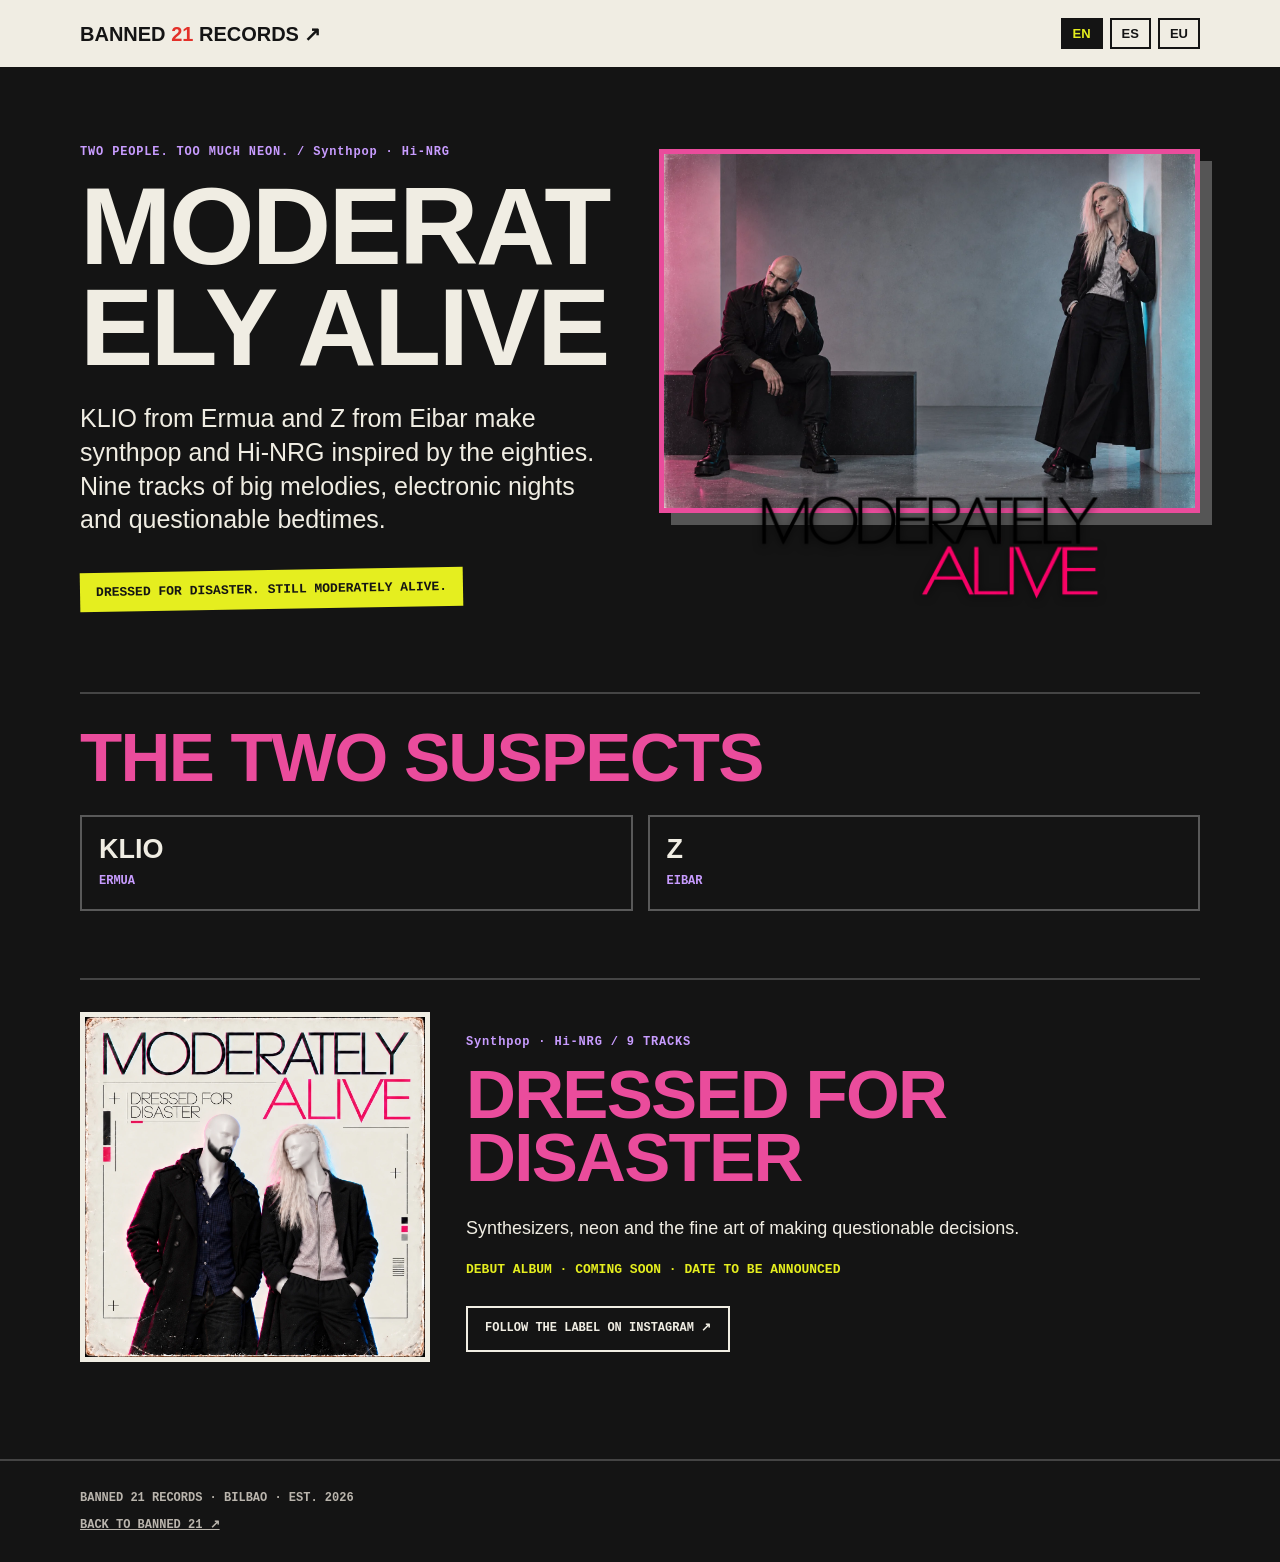
<file: moderately-alive/en/index.html>
<!doctype html><html lang="en"><head><meta charset="utf-8"><meta name="viewport" content="width=device-width,initial-scale=1"><meta name="robots" content="noindex, follow"><title>Moderately Alive | BANNED 21 RECORDS</title><meta name="description" content="KLIO from Ermua and Z from Eibar make synthpop and Hi-NRG inspired by the eighties. Nine tracks of big melodies, electronic nights and questionable bedtimes."><link rel="canonical" href="https://olivermend.github.io/Banned21records-web/moderately-alive/en/"><link rel="alternate" hreflang="en" href="https://olivermend.github.io/Banned21records-web/moderately-alive/en/">
<link rel="alternate" hreflang="es" href="https://olivermend.github.io/Banned21records-web/moderately-alive/es/">
<link rel="alternate" hreflang="eu" href="https://olivermend.github.io/Banned21records-web/moderately-alive/eu/"><link rel="alternate" hreflang="x-default" href="https://olivermend.github.io/Banned21records-web/moderately-alive/"><meta property="og:type" content="music.musician"><meta property="og:title" content="Moderately Alive | BANNED 21 RECORDS"><meta property="og:description" content="KLIO from Ermua and Z from Eibar make synthpop and Hi-NRG inspired by the eighties. Nine tracks of big melodies, electronic nights and questionable bedtimes."><meta property="og:url" content="https://olivermend.github.io/Banned21records-web/moderately-alive/en/"><meta property="og:image" content="https://olivermend.github.io/Banned21records-web/assets/artists/moderately-alive-hero.webp"><meta property="og:locale" content="en_US"><meta name="twitter:card" content="summary_large_image"><script type="application/ld+json">{"@context":"https://schema.org","@type":"MusicGroup","name":"Moderately Alive","url":"https://olivermend.github.io/Banned21records-web/moderately-alive/en/","description":"KLIO from Ermua and Z from Eibar make synthpop and Hi-NRG inspired by the eighties. Nine tracks of big melodies, electronic nights and questionable bedtimes.","genre":["Synthpop","Hi-NRG"],"image":"https://olivermend.github.io/Banned21records-web/assets/artists/moderately-alive-hero.webp","member":[{"@type":"Person","name":"KLIO"},{"@type":"Person","name":"Z"}],"album":{"@type":"MusicAlbum","name":"Dressed for Disaster","numTracks":9,"image":"https://olivermend.github.io/Banned21records-web/assets/artists/moderately-alive-dressed-for-disaster.webp"}}</script><style>:root{--accent:#ea4c9c;--accent2:#c89cff}*{box-sizing:border-box}body{background:#141414;color:#f0ede3;margin:0;font:18px/1.5 Arial,Helvetica,sans-serif}a{color:inherit}a:focus-visible{outline:3px solid #e5ee1f;outline-offset:3px}header{background:#f0ede3;color:#141414;padding:18px max(24px,calc((100vw - 1120px)/2));display:flex;justify-content:space-between;align-items:center;flex-wrap:wrap;gap:15px}header>a{font:900 20px Impact,Arial,sans-serif;text-decoration:none}header strong{color:#e33029}nav{display:flex;gap:7px}nav a{font:900 13px Arial,sans-serif;text-decoration:none;border:2px solid #141414;padding:6px 10px}nav a[aria-current=page]{background:#141414;color:#e5ee1f}main,footer div{width:min(1120px,calc(100% - 48px));margin:auto}.hero{display:grid;grid-template-columns:1fr 1fr;align-items:center;gap:38px;padding:65px 0 35px}.eyebrow{font:700 12px/1.4 'Courier New',monospace;color:var(--accent2);letter-spacing:.07em}.hero h1,h2{font:900 clamp(51px,9vw,110px)/.92 Impact,'Arial Narrow',sans-serif;text-transform:uppercase;letter-spacing:-.025em;overflow-wrap:anywhere;margin:14px 0 24px}.hero .lead{font-size:clamp(18px,2.4vw,25px);line-height:1.35}.tagline{display:inline-block;background:#e5ee1f;color:#141414;padding:12px 16px;font:900 13px 'Courier New',monospace;transform:rotate(-1deg);margin-top:8px}.hero-img img:first-child{display:block;width:100%;height:auto;border:5px solid var(--accent);box-shadow:12px 12px 0 #555}.hero-img img:last-child{display:block;width:min(72%,350px);height:auto;max-height:125px;object-fit:contain;position:relative;margin:-25px auto 0;filter:drop-shadow(0 2px 4px #0009)}section.detail{border-top:2px solid #454545;padding:32px 0;margin:35px 0}h2{font-size:clamp(35px,5.4vw,70px);color:var(--accent);margin:0 0 25px}.members{display:grid;grid-template-columns:repeat(auto-fit,minmax(180px,1fr));gap:15px}.member{border:2px solid #595959;padding:17px}.member b{display:block;font:900 27px Impact,Arial,sans-serif}.member small{font:800 12px 'Courier New',monospace;color:var(--accent2)}.album{display:grid;grid-template-columns:minmax(200px,350px) 1fr;align-items:center;gap:36px}.album img{display:block;width:100%;height:auto;border:5px solid #f0ede3}.album .status{font:900 13px/1.5 'Courier New',monospace;color:#e5ee1f}.action{display:inline-block;padding:13px 17px;border:2px solid #f0ede3;font:900 12px/1.3 'Courier New',monospace;text-decoration:none;margin-top:14px}.action:hover{background:#f0ede3;color:#141414}footer{border-top:2px solid #444;padding:30px 0;margin-top:65px;font:800 12px 'Courier New',monospace;color:#bab5ad}footer a{display:inline-block;margin-top:12px}@media(max-width:720px){.hero,.album{grid-template-columns:1fr;gap:25px}.hero{padding:35px 0}.hero-img{grid-row:1}.album img{max-width:320px}.hero h1{font-size:clamp(50px,15vw,84px)}}</style><script>try{localStorage.setItem("b21-language","en")}catch(e){}</script></head><body>
<header><a href="../../?lang=en#band">BANNED <strong>21</strong> RECORDS ↗</a><nav aria-label="Language / Idioma / Hizkuntza"><a href="../en/" lang="en" aria-current="page">EN</a><a href="../es/" lang="es">ES</a><a href="../eu/" lang="eu">EU</a></nav></header>
<main><section class="hero"><div><p class="eyebrow">TWO PEOPLE. TOO MUCH NEON. / Synthpop · Hi-NRG</p><h1>MODERATELY ALIVE</h1><p class="lead">KLIO from Ermua and Z from Eibar make synthpop and Hi-NRG inspired by the eighties. Nine tracks of big melodies, electronic nights and questionable bedtimes.</p><p class="tagline">DRESSED FOR DISASTER. STILL MODERATELY ALIVE.</p></div><div class="hero-img"><img src="../../assets/artists/moderately-alive-hero.webp" alt="Moderately Alive" loading="eager"><img src="../../assets/artists/moderately-alive-logo.webp" alt="Moderately Alive logo" loading="lazy"></div></section>
<section class="detail"><h2>THE TWO SUSPECTS</h2><div class="members"><div class="member"><b>KLIO</b><small>ERMUA</small></div><div class="member"><b>Z</b><small>EIBAR</small></div></div></section>
<section class="detail album"><img src="../../assets/artists/moderately-alive-dressed-for-disaster.webp" alt="Dressed for Disaster" loading="lazy"><div><p class="eyebrow">Synthpop · Hi-NRG / 9 TRACKS</p><h2>Dressed for Disaster</h2><p>Synthesizers, neon and the fine art of making questionable decisions.</p><p class="status">DEBUT ALBUM · COMING SOON · DATE TO BE ANNOUNCED</p><a class="action" href="https://www.instagram.com/banned21records/" target="_blank" rel="noopener noreferrer">FOLLOW THE LABEL ON INSTAGRAM ↗</a></div></section></main>
<footer><div>BANNED 21 RECORDS · BILBAO · EST. 2026<br><a href="../../?lang=en#band">BACK TO BANNED 21 ↗</a></div></footer></body></html>
</file>
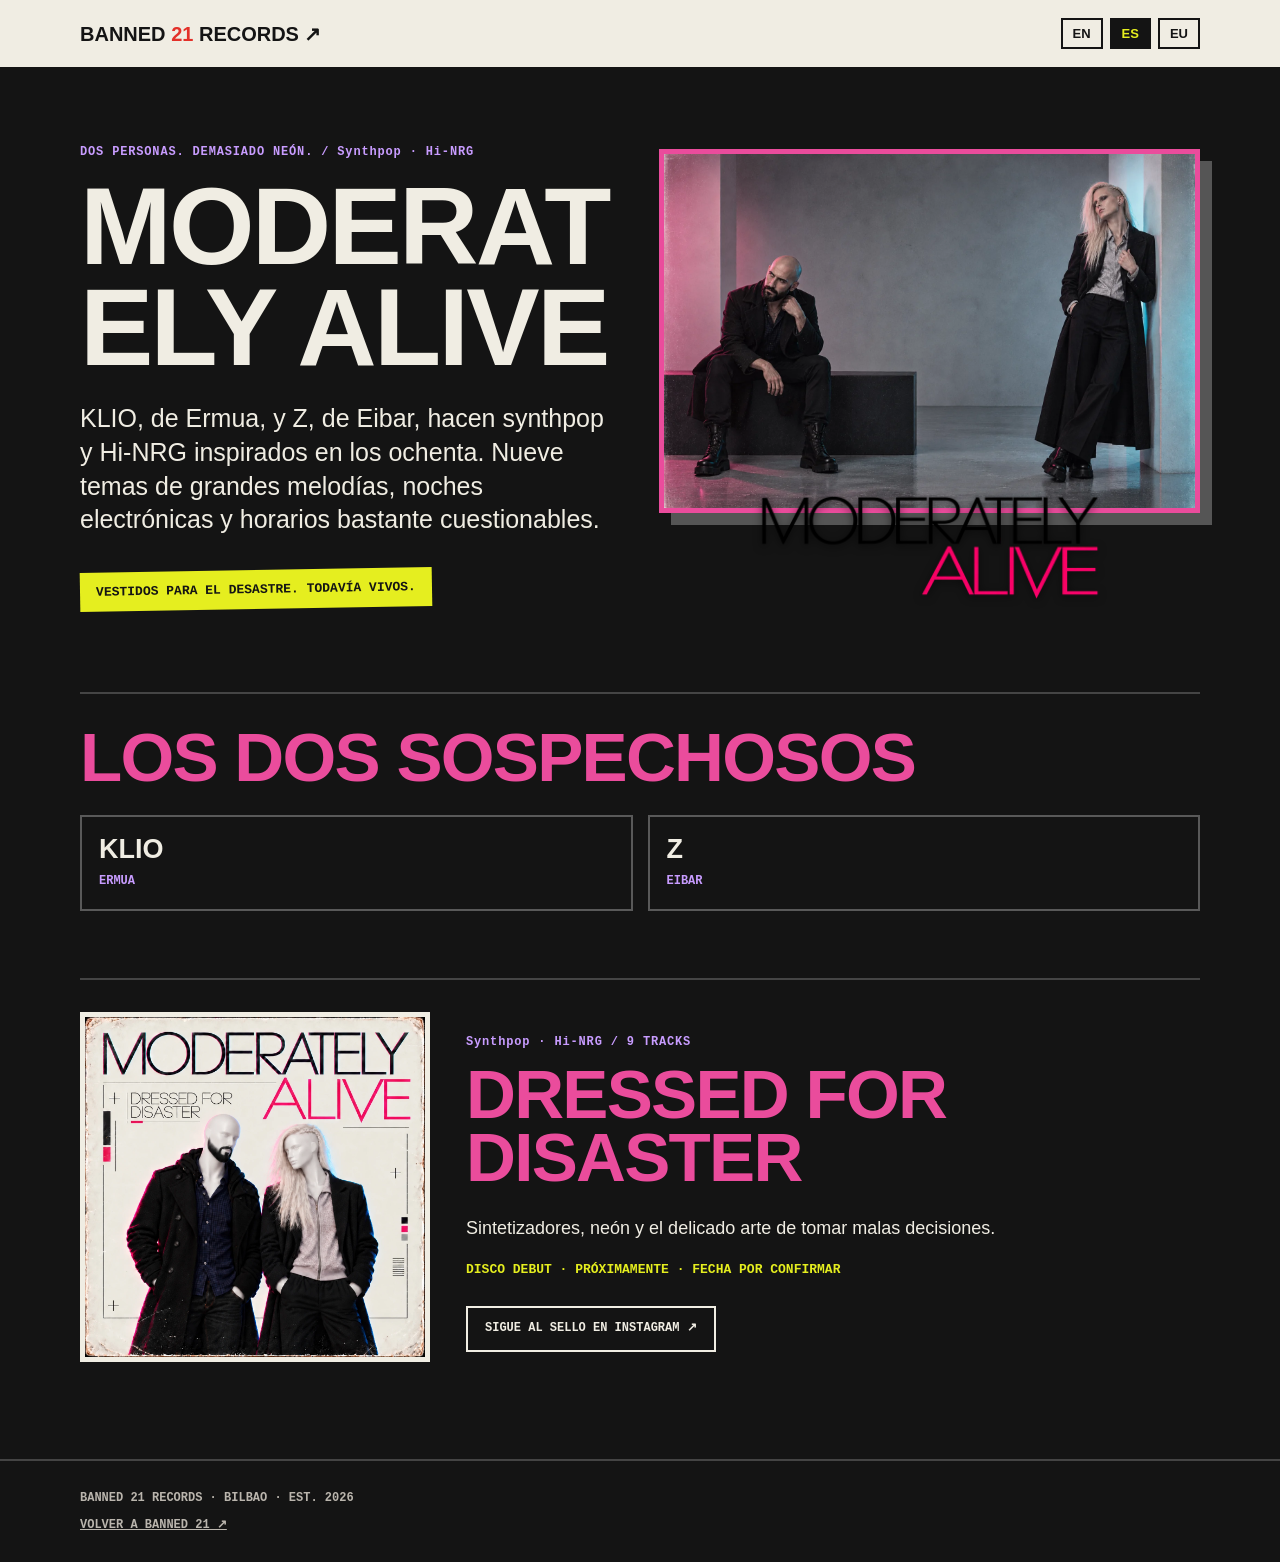
<file: moderately-alive/es/index.html>
<!doctype html><html lang="es"><head><meta charset="utf-8"><meta name="viewport" content="width=device-width,initial-scale=1"><meta name="robots" content="noindex, follow"><title>Moderately Alive | BANNED 21 RECORDS</title><meta name="description" content="KLIO, de Ermua, y Z, de Eibar, hacen synthpop y Hi-NRG inspirados en los ochenta. Nueve temas de grandes melodías, noches electrónicas y horarios bastante cuestionables."><link rel="canonical" href="https://olivermend.github.io/Banned21records-web/moderately-alive/es/"><link rel="alternate" hreflang="en" href="https://olivermend.github.io/Banned21records-web/moderately-alive/en/">
<link rel="alternate" hreflang="es" href="https://olivermend.github.io/Banned21records-web/moderately-alive/es/">
<link rel="alternate" hreflang="eu" href="https://olivermend.github.io/Banned21records-web/moderately-alive/eu/"><link rel="alternate" hreflang="x-default" href="https://olivermend.github.io/Banned21records-web/moderately-alive/"><meta property="og:type" content="music.musician"><meta property="og:title" content="Moderately Alive | BANNED 21 RECORDS"><meta property="og:description" content="KLIO, de Ermua, y Z, de Eibar, hacen synthpop y Hi-NRG inspirados en los ochenta. Nueve temas de grandes melodías, noches electrónicas y horarios bastante cuestionables."><meta property="og:url" content="https://olivermend.github.io/Banned21records-web/moderately-alive/es/"><meta property="og:image" content="https://olivermend.github.io/Banned21records-web/assets/artists/moderately-alive-hero.webp"><meta property="og:locale" content="es_ES"><meta name="twitter:card" content="summary_large_image"><script type="application/ld+json">{"@context":"https://schema.org","@type":"MusicGroup","name":"Moderately Alive","url":"https://olivermend.github.io/Banned21records-web/moderately-alive/es/","description":"KLIO, de Ermua, y Z, de Eibar, hacen synthpop y Hi-NRG inspirados en los ochenta. Nueve temas de grandes melodías, noches electrónicas y horarios bastante cuestionables.","genre":["Synthpop","Hi-NRG"],"image":"https://olivermend.github.io/Banned21records-web/assets/artists/moderately-alive-hero.webp","member":[{"@type":"Person","name":"KLIO"},{"@type":"Person","name":"Z"}],"album":{"@type":"MusicAlbum","name":"Dressed for Disaster","numTracks":9,"image":"https://olivermend.github.io/Banned21records-web/assets/artists/moderately-alive-dressed-for-disaster.webp"}}</script><style>:root{--accent:#ea4c9c;--accent2:#c89cff}*{box-sizing:border-box}body{background:#141414;color:#f0ede3;margin:0;font:18px/1.5 Arial,Helvetica,sans-serif}a{color:inherit}a:focus-visible{outline:3px solid #e5ee1f;outline-offset:3px}header{background:#f0ede3;color:#141414;padding:18px max(24px,calc((100vw - 1120px)/2));display:flex;justify-content:space-between;align-items:center;flex-wrap:wrap;gap:15px}header>a{font:900 20px Impact,Arial,sans-serif;text-decoration:none}header strong{color:#e33029}nav{display:flex;gap:7px}nav a{font:900 13px Arial,sans-serif;text-decoration:none;border:2px solid #141414;padding:6px 10px}nav a[aria-current=page]{background:#141414;color:#e5ee1f}main,footer div{width:min(1120px,calc(100% - 48px));margin:auto}.hero{display:grid;grid-template-columns:1fr 1fr;align-items:center;gap:38px;padding:65px 0 35px}.eyebrow{font:700 12px/1.4 'Courier New',monospace;color:var(--accent2);letter-spacing:.07em}.hero h1,h2{font:900 clamp(51px,9vw,110px)/.92 Impact,'Arial Narrow',sans-serif;text-transform:uppercase;letter-spacing:-.025em;overflow-wrap:anywhere;margin:14px 0 24px}.hero .lead{font-size:clamp(18px,2.4vw,25px);line-height:1.35}.tagline{display:inline-block;background:#e5ee1f;color:#141414;padding:12px 16px;font:900 13px 'Courier New',monospace;transform:rotate(-1deg);margin-top:8px}.hero-img img:first-child{display:block;width:100%;height:auto;border:5px solid var(--accent);box-shadow:12px 12px 0 #555}.hero-img img:last-child{display:block;width:min(72%,350px);height:auto;max-height:125px;object-fit:contain;position:relative;margin:-25px auto 0;filter:drop-shadow(0 2px 4px #0009)}section.detail{border-top:2px solid #454545;padding:32px 0;margin:35px 0}h2{font-size:clamp(35px,5.4vw,70px);color:var(--accent);margin:0 0 25px}.members{display:grid;grid-template-columns:repeat(auto-fit,minmax(180px,1fr));gap:15px}.member{border:2px solid #595959;padding:17px}.member b{display:block;font:900 27px Impact,Arial,sans-serif}.member small{font:800 12px 'Courier New',monospace;color:var(--accent2)}.album{display:grid;grid-template-columns:minmax(200px,350px) 1fr;align-items:center;gap:36px}.album img{display:block;width:100%;height:auto;border:5px solid #f0ede3}.album .status{font:900 13px/1.5 'Courier New',monospace;color:#e5ee1f}.action{display:inline-block;padding:13px 17px;border:2px solid #f0ede3;font:900 12px/1.3 'Courier New',monospace;text-decoration:none;margin-top:14px}.action:hover{background:#f0ede3;color:#141414}footer{border-top:2px solid #444;padding:30px 0;margin-top:65px;font:800 12px 'Courier New',monospace;color:#bab5ad}footer a{display:inline-block;margin-top:12px}@media(max-width:720px){.hero,.album{grid-template-columns:1fr;gap:25px}.hero{padding:35px 0}.hero-img{grid-row:1}.album img{max-width:320px}.hero h1{font-size:clamp(50px,15vw,84px)}}</style><script>try{localStorage.setItem("b21-language","es")}catch(e){}</script></head><body>
<header><a href="../../?lang=es#band">BANNED <strong>21</strong> RECORDS ↗</a><nav aria-label="Language / Idioma / Hizkuntza"><a href="../en/" lang="en">EN</a><a href="../es/" lang="es" aria-current="page">ES</a><a href="../eu/" lang="eu">EU</a></nav></header>
<main><section class="hero"><div><p class="eyebrow">DOS PERSONAS. DEMASIADO NEÓN. / Synthpop · Hi-NRG</p><h1>MODERATELY ALIVE</h1><p class="lead">KLIO, de Ermua, y Z, de Eibar, hacen synthpop y Hi-NRG inspirados en los ochenta. Nueve temas de grandes melodías, noches electrónicas y horarios bastante cuestionables.</p><p class="tagline">VESTIDOS PARA EL DESASTRE. TODAVÍA VIVOS.</p></div><div class="hero-img"><img src="../../assets/artists/moderately-alive-hero.webp" alt="Moderately Alive" loading="eager"><img src="../../assets/artists/moderately-alive-logo.webp" alt="Moderately Alive logo" loading="lazy"></div></section>
<section class="detail"><h2>LOS DOS SOSPECHOSOS</h2><div class="members"><div class="member"><b>KLIO</b><small>ERMUA</small></div><div class="member"><b>Z</b><small>EIBAR</small></div></div></section>
<section class="detail album"><img src="../../assets/artists/moderately-alive-dressed-for-disaster.webp" alt="Dressed for Disaster" loading="lazy"><div><p class="eyebrow">Synthpop · Hi-NRG / 9 TRACKS</p><h2>Dressed for Disaster</h2><p>Sintetizadores, neón y el delicado arte de tomar malas decisiones.</p><p class="status">DISCO DEBUT · PRÓXIMAMENTE · FECHA POR CONFIRMAR</p><a class="action" href="https://www.instagram.com/banned21records/" target="_blank" rel="noopener noreferrer">SIGUE AL SELLO EN INSTAGRAM ↗</a></div></section></main>
<footer><div>BANNED 21 RECORDS · BILBAO · EST. 2026<br><a href="../../?lang=es#band">VOLVER A BANNED 21 ↗</a></div></footer></body></html>
</file>
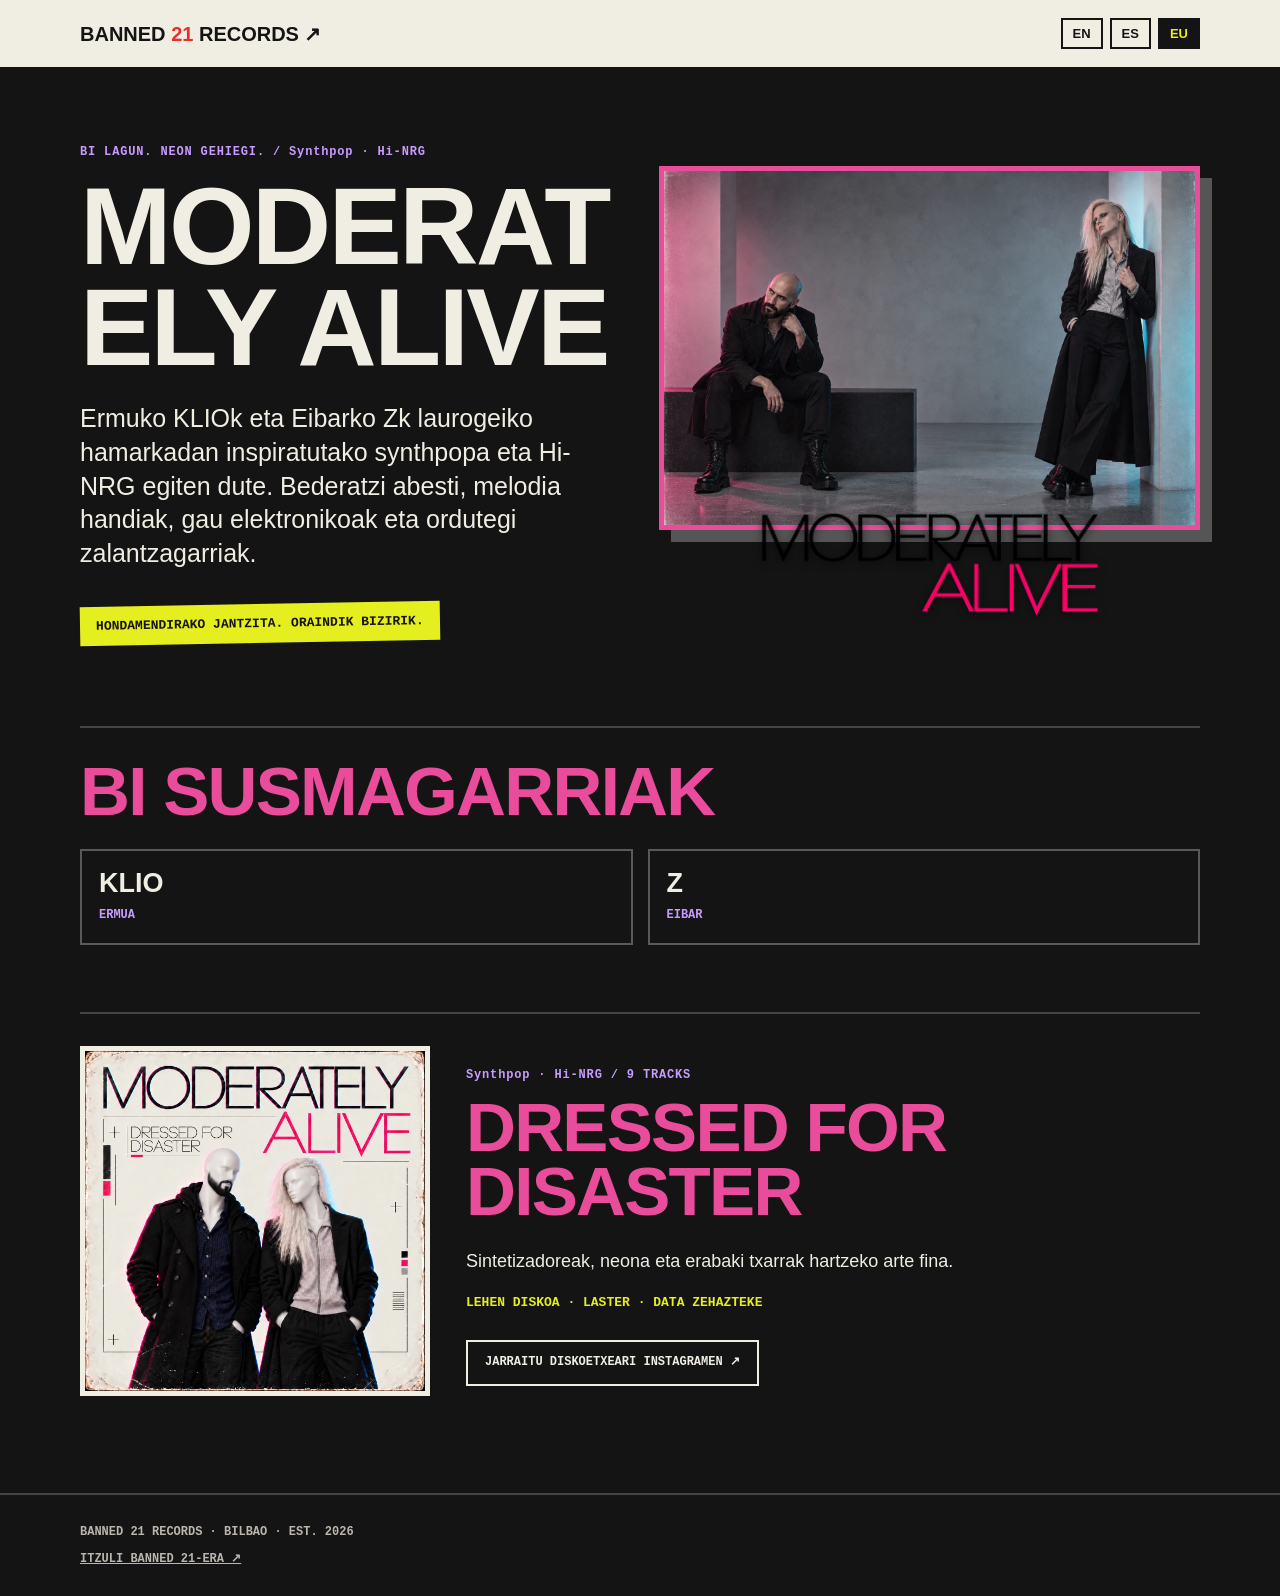
<file: moderately-alive/eu/index.html>
<!doctype html><html lang="eu"><head><meta charset="utf-8"><meta name="viewport" content="width=device-width,initial-scale=1"><meta name="robots" content="noindex, follow"><title>Moderately Alive | BANNED 21 RECORDS</title><meta name="description" content="Ermuko KLIOk eta Eibarko Zk laurogeiko hamarkadan inspiratutako synthpopa eta Hi-NRG egiten dute. Bederatzi abesti, melodia handiak, gau elektronikoak eta ordutegi zalantzagarriak."><link rel="canonical" href="https://olivermend.github.io/Banned21records-web/moderately-alive/eu/"><link rel="alternate" hreflang="en" href="https://olivermend.github.io/Banned21records-web/moderately-alive/en/">
<link rel="alternate" hreflang="es" href="https://olivermend.github.io/Banned21records-web/moderately-alive/es/">
<link rel="alternate" hreflang="eu" href="https://olivermend.github.io/Banned21records-web/moderately-alive/eu/"><link rel="alternate" hreflang="x-default" href="https://olivermend.github.io/Banned21records-web/moderately-alive/"><meta property="og:type" content="music.musician"><meta property="og:title" content="Moderately Alive | BANNED 21 RECORDS"><meta property="og:description" content="Ermuko KLIOk eta Eibarko Zk laurogeiko hamarkadan inspiratutako synthpopa eta Hi-NRG egiten dute. Bederatzi abesti, melodia handiak, gau elektronikoak eta ordutegi zalantzagarriak."><meta property="og:url" content="https://olivermend.github.io/Banned21records-web/moderately-alive/eu/"><meta property="og:image" content="https://olivermend.github.io/Banned21records-web/assets/artists/moderately-alive-hero.webp"><meta property="og:locale" content="eu_ES"><meta name="twitter:card" content="summary_large_image"><script type="application/ld+json">{"@context":"https://schema.org","@type":"MusicGroup","name":"Moderately Alive","url":"https://olivermend.github.io/Banned21records-web/moderately-alive/eu/","description":"Ermuko KLIOk eta Eibarko Zk laurogeiko hamarkadan inspiratutako synthpopa eta Hi-NRG egiten dute. Bederatzi abesti, melodia handiak, gau elektronikoak eta ordutegi zalantzagarriak.","genre":["Synthpop","Hi-NRG"],"image":"https://olivermend.github.io/Banned21records-web/assets/artists/moderately-alive-hero.webp","member":[{"@type":"Person","name":"KLIO"},{"@type":"Person","name":"Z"}],"album":{"@type":"MusicAlbum","name":"Dressed for Disaster","numTracks":9,"image":"https://olivermend.github.io/Banned21records-web/assets/artists/moderately-alive-dressed-for-disaster.webp"}}</script><style>:root{--accent:#ea4c9c;--accent2:#c89cff}*{box-sizing:border-box}body{background:#141414;color:#f0ede3;margin:0;font:18px/1.5 Arial,Helvetica,sans-serif}a{color:inherit}a:focus-visible{outline:3px solid #e5ee1f;outline-offset:3px}header{background:#f0ede3;color:#141414;padding:18px max(24px,calc((100vw - 1120px)/2));display:flex;justify-content:space-between;align-items:center;flex-wrap:wrap;gap:15px}header>a{font:900 20px Impact,Arial,sans-serif;text-decoration:none}header strong{color:#e33029}nav{display:flex;gap:7px}nav a{font:900 13px Arial,sans-serif;text-decoration:none;border:2px solid #141414;padding:6px 10px}nav a[aria-current=page]{background:#141414;color:#e5ee1f}main,footer div{width:min(1120px,calc(100% - 48px));margin:auto}.hero{display:grid;grid-template-columns:1fr 1fr;align-items:center;gap:38px;padding:65px 0 35px}.eyebrow{font:700 12px/1.4 'Courier New',monospace;color:var(--accent2);letter-spacing:.07em}.hero h1,h2{font:900 clamp(51px,9vw,110px)/.92 Impact,'Arial Narrow',sans-serif;text-transform:uppercase;letter-spacing:-.025em;overflow-wrap:anywhere;margin:14px 0 24px}.hero .lead{font-size:clamp(18px,2.4vw,25px);line-height:1.35}.tagline{display:inline-block;background:#e5ee1f;color:#141414;padding:12px 16px;font:900 13px 'Courier New',monospace;transform:rotate(-1deg);margin-top:8px}.hero-img img:first-child{display:block;width:100%;height:auto;border:5px solid var(--accent);box-shadow:12px 12px 0 #555}.hero-img img:last-child{display:block;width:min(72%,350px);height:auto;max-height:125px;object-fit:contain;position:relative;margin:-25px auto 0;filter:drop-shadow(0 2px 4px #0009)}section.detail{border-top:2px solid #454545;padding:32px 0;margin:35px 0}h2{font-size:clamp(35px,5.4vw,70px);color:var(--accent);margin:0 0 25px}.members{display:grid;grid-template-columns:repeat(auto-fit,minmax(180px,1fr));gap:15px}.member{border:2px solid #595959;padding:17px}.member b{display:block;font:900 27px Impact,Arial,sans-serif}.member small{font:800 12px 'Courier New',monospace;color:var(--accent2)}.album{display:grid;grid-template-columns:minmax(200px,350px) 1fr;align-items:center;gap:36px}.album img{display:block;width:100%;height:auto;border:5px solid #f0ede3}.album .status{font:900 13px/1.5 'Courier New',monospace;color:#e5ee1f}.action{display:inline-block;padding:13px 17px;border:2px solid #f0ede3;font:900 12px/1.3 'Courier New',monospace;text-decoration:none;margin-top:14px}.action:hover{background:#f0ede3;color:#141414}footer{border-top:2px solid #444;padding:30px 0;margin-top:65px;font:800 12px 'Courier New',monospace;color:#bab5ad}footer a{display:inline-block;margin-top:12px}@media(max-width:720px){.hero,.album{grid-template-columns:1fr;gap:25px}.hero{padding:35px 0}.hero-img{grid-row:1}.album img{max-width:320px}.hero h1{font-size:clamp(50px,15vw,84px)}}</style><script>try{localStorage.setItem("b21-language","eu")}catch(e){}</script></head><body>
<header><a href="../../?lang=eu#band">BANNED <strong>21</strong> RECORDS ↗</a><nav aria-label="Language / Idioma / Hizkuntza"><a href="../en/" lang="en">EN</a><a href="../es/" lang="es">ES</a><a href="../eu/" lang="eu" aria-current="page">EU</a></nav></header>
<main><section class="hero"><div><p class="eyebrow">BI LAGUN. NEON GEHIEGI. / Synthpop · Hi-NRG</p><h1>MODERATELY ALIVE</h1><p class="lead">Ermuko KLIOk eta Eibarko Zk laurogeiko hamarkadan inspiratutako synthpopa eta Hi-NRG egiten dute. Bederatzi abesti, melodia handiak, gau elektronikoak eta ordutegi zalantzagarriak.</p><p class="tagline">HONDAMENDIRAKO JANTZITA. ORAINDIK BIZIRIK.</p></div><div class="hero-img"><img src="../../assets/artists/moderately-alive-hero.webp" alt="Moderately Alive" loading="eager"><img src="../../assets/artists/moderately-alive-logo.webp" alt="Moderately Alive logo" loading="lazy"></div></section>
<section class="detail"><h2>BI SUSMAGARRIAK</h2><div class="members"><div class="member"><b>KLIO</b><small>ERMUA</small></div><div class="member"><b>Z</b><small>EIBAR</small></div></div></section>
<section class="detail album"><img src="../../assets/artists/moderately-alive-dressed-for-disaster.webp" alt="Dressed for Disaster" loading="lazy"><div><p class="eyebrow">Synthpop · Hi-NRG / 9 TRACKS</p><h2>Dressed for Disaster</h2><p>Sintetizadoreak, neona eta erabaki txarrak hartzeko arte fina.</p><p class="status">LEHEN DISKOA · LASTER · DATA ZEHAZTEKE</p><a class="action" href="https://www.instagram.com/banned21records/" target="_blank" rel="noopener noreferrer">JARRAITU DISKOETXEARI INSTAGRAMEN ↗</a></div></section></main>
<footer><div>BANNED 21 RECORDS · BILBAO · EST. 2026<br><a href="../../?lang=eu#band">ITZULI BANNED 21-ERA ↗</a></div></footer></body></html>
</file>
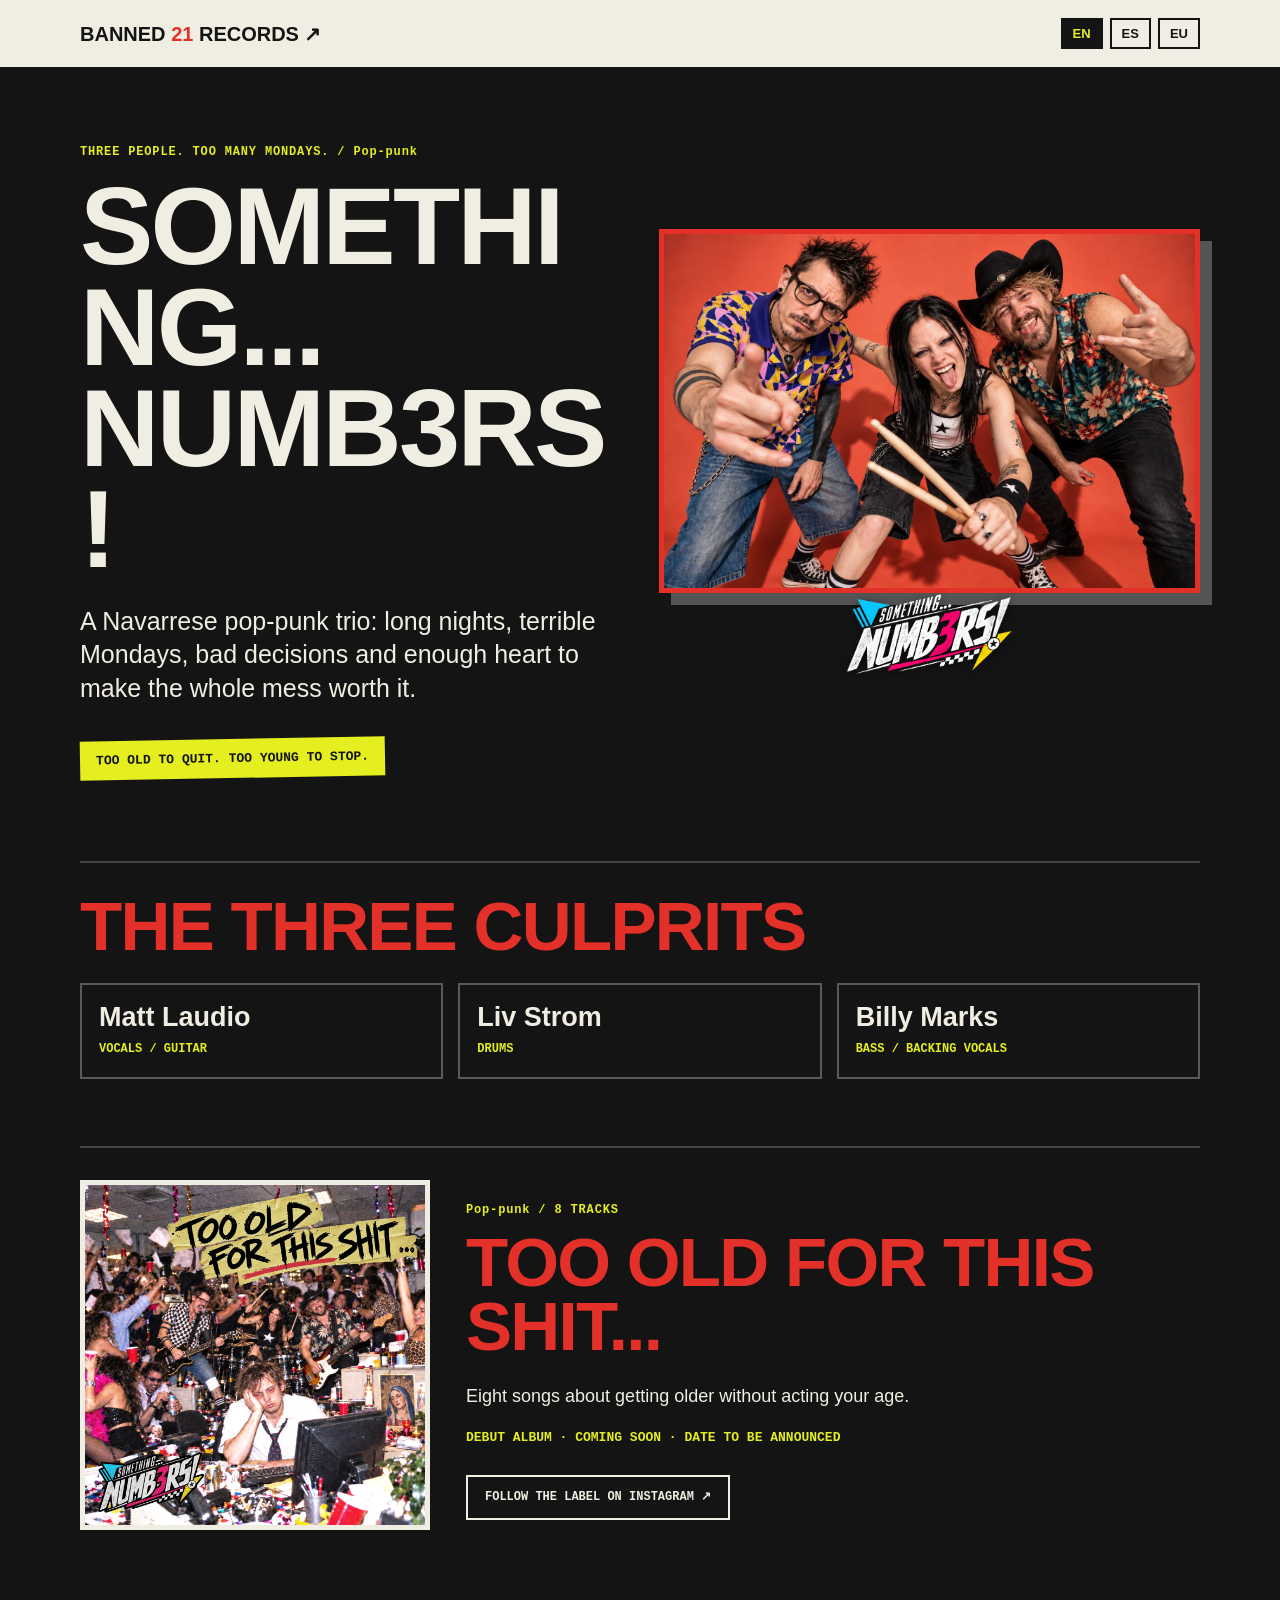
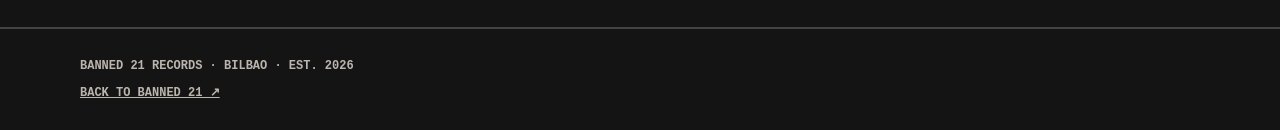
<file: something-numbers/en/index.html>
<!doctype html><html lang="en"><head><meta charset="utf-8"><meta name="viewport" content="width=device-width,initial-scale=1"><meta name="robots" content="noindex, follow"><title>Something Numbers! | BANNED 21 RECORDS</title><meta name="description" content="A Navarrese pop-punk trio: long nights, terrible Mondays, bad decisions and enough heart to make the whole mess worth it."><link rel="canonical" href="https://olivermend.github.io/Banned21records-web/something-numbers/en/"><link rel="alternate" hreflang="en" href="https://olivermend.github.io/Banned21records-web/something-numbers/en/">
<link rel="alternate" hreflang="es" href="https://olivermend.github.io/Banned21records-web/something-numbers/es/">
<link rel="alternate" hreflang="eu" href="https://olivermend.github.io/Banned21records-web/something-numbers/eu/"><link rel="alternate" hreflang="x-default" href="https://olivermend.github.io/Banned21records-web/something-numbers/"><meta property="og:type" content="music.musician"><meta property="og:title" content="Something Numbers! | BANNED 21 RECORDS"><meta property="og:description" content="A Navarrese pop-punk trio: long nights, terrible Mondays, bad decisions and enough heart to make the whole mess worth it."><meta property="og:url" content="https://olivermend.github.io/Banned21records-web/something-numbers/en/"><meta property="og:image" content="https://olivermend.github.io/Banned21records-web/assets/band.webp"><meta property="og:locale" content="en_US"><meta name="twitter:card" content="summary_large_image"><script type="application/ld+json">{"@context":"https://schema.org","@type":"MusicGroup","name":"Something Numbers!","url":"https://olivermend.github.io/Banned21records-web/something-numbers/en/","description":"A Navarrese pop-punk trio: long nights, terrible Mondays, bad decisions and enough heart to make the whole mess worth it.","genre":["Pop-punk"],"image":"https://olivermend.github.io/Banned21records-web/assets/band.webp","member":[{"@type":"Person","name":"Matt Laudio"},{"@type":"Person","name":"Liv Strom"},{"@type":"Person","name":"Billy Marks"}],"album":{"@type":"MusicAlbum","name":"Too Old for This Shit...","numTracks":8,"image":"https://olivermend.github.io/Banned21records-web/assets/album.webp"}}</script><style>:root{--accent:#e33029;--accent2:#e5ee1f}*{box-sizing:border-box}body{background:#141414;color:#f0ede3;margin:0;font:18px/1.5 Arial,Helvetica,sans-serif}a{color:inherit}a:focus-visible{outline:3px solid #e5ee1f;outline-offset:3px}header{background:#f0ede3;color:#141414;padding:18px max(24px,calc((100vw - 1120px)/2));display:flex;justify-content:space-between;align-items:center;flex-wrap:wrap;gap:15px}header>a{font:900 20px Impact,Arial,sans-serif;text-decoration:none}header strong{color:#e33029}nav{display:flex;gap:7px}nav a{font:900 13px Arial,sans-serif;text-decoration:none;border:2px solid #141414;padding:6px 10px}nav a[aria-current=page]{background:#141414;color:#e5ee1f}main,footer div{width:min(1120px,calc(100% - 48px));margin:auto}.hero{display:grid;grid-template-columns:1fr 1fr;align-items:center;gap:38px;padding:65px 0 35px}.eyebrow{font:700 12px/1.4 'Courier New',monospace;color:var(--accent2);letter-spacing:.07em}.hero h1,h2{font:900 clamp(51px,9vw,110px)/.92 Impact,'Arial Narrow',sans-serif;text-transform:uppercase;letter-spacing:-.025em;overflow-wrap:anywhere;margin:14px 0 24px}.hero .lead{font-size:clamp(18px,2.4vw,25px);line-height:1.35}.tagline{display:inline-block;background:#e5ee1f;color:#141414;padding:12px 16px;font:900 13px 'Courier New',monospace;transform:rotate(-1deg);margin-top:8px}.hero-img img:first-child{display:block;width:100%;height:auto;border:5px solid var(--accent);box-shadow:12px 12px 0 #555}.hero-img img:last-child{display:block;width:min(72%,350px);height:auto;max-height:125px;object-fit:contain;position:relative;margin:-25px auto 0;filter:drop-shadow(0 2px 4px #0009)}section.detail{border-top:2px solid #454545;padding:32px 0;margin:35px 0}h2{font-size:clamp(35px,5.4vw,70px);color:var(--accent);margin:0 0 25px}.members{display:grid;grid-template-columns:repeat(auto-fit,minmax(180px,1fr));gap:15px}.member{border:2px solid #595959;padding:17px}.member b{display:block;font:900 27px Impact,Arial,sans-serif}.member small{font:800 12px 'Courier New',monospace;color:var(--accent2)}.album{display:grid;grid-template-columns:minmax(200px,350px) 1fr;align-items:center;gap:36px}.album img{display:block;width:100%;height:auto;border:5px solid #f0ede3}.album .status{font:900 13px/1.5 'Courier New',monospace;color:#e5ee1f}.action{display:inline-block;padding:13px 17px;border:2px solid #f0ede3;font:900 12px/1.3 'Courier New',monospace;text-decoration:none;margin-top:14px}.action:hover{background:#f0ede3;color:#141414}footer{border-top:2px solid #444;padding:30px 0;margin-top:65px;font:800 12px 'Courier New',monospace;color:#bab5ad}footer a{display:inline-block;margin-top:12px}@media(max-width:720px){.hero,.album{grid-template-columns:1fr;gap:25px}.hero{padding:35px 0}.hero-img{grid-row:1}.album img{max-width:320px}.hero h1{font-size:clamp(50px,15vw,84px)}}</style><script>try{localStorage.setItem("b21-language","en")}catch(e){}</script></head><body>
<header><a href="../../?lang=en#band">BANNED <strong>21</strong> RECORDS ↗</a><nav aria-label="Language / Idioma / Hizkuntza"><a href="../en/" lang="en" aria-current="page">EN</a><a href="../es/" lang="es">ES</a><a href="../eu/" lang="eu">EU</a></nav></header>
<main><section class="hero"><div><p class="eyebrow">THREE PEOPLE. TOO MANY MONDAYS. / Pop-punk</p><h1>SOMETHING... NUMB3RS!</h1><p class="lead">A Navarrese pop-punk trio: long nights, terrible Mondays, bad decisions and enough heart to make the whole mess worth it.</p><p class="tagline">TOO OLD TO QUIT. TOO YOUNG TO STOP.</p></div><div class="hero-img"><img src="../../assets/band.webp" alt="Something Numbers!" loading="eager"><img src="../../assets/band-logo.webp" alt="Something Numbers! logo" loading="lazy"></div></section>
<section class="detail"><h2>THE THREE CULPRITS</h2><div class="members"><div class="member"><b>Matt Laudio</b><small>VOCALS / GUITAR</small></div><div class="member"><b>Liv Strom</b><small>DRUMS</small></div><div class="member"><b>Billy Marks</b><small>BASS / BACKING VOCALS</small></div></div></section>
<section class="detail album"><img src="../../assets/album.webp" alt="Too Old for This Shit..." loading="lazy"><div><p class="eyebrow">Pop-punk / 8 TRACKS</p><h2>Too Old for This Shit...</h2><p>Eight songs about getting older without acting your age.</p><p class="status">DEBUT ALBUM · COMING SOON · DATE TO BE ANNOUNCED</p><a class="action" href="https://www.instagram.com/banned21records/" target="_blank" rel="noopener noreferrer">FOLLOW THE LABEL ON INSTAGRAM ↗</a></div></section></main>
<footer><div>BANNED 21 RECORDS · BILBAO · EST. 2026<br><a href="../../?lang=en#band">BACK TO BANNED 21 ↗</a></div></footer></body></html>
</file>
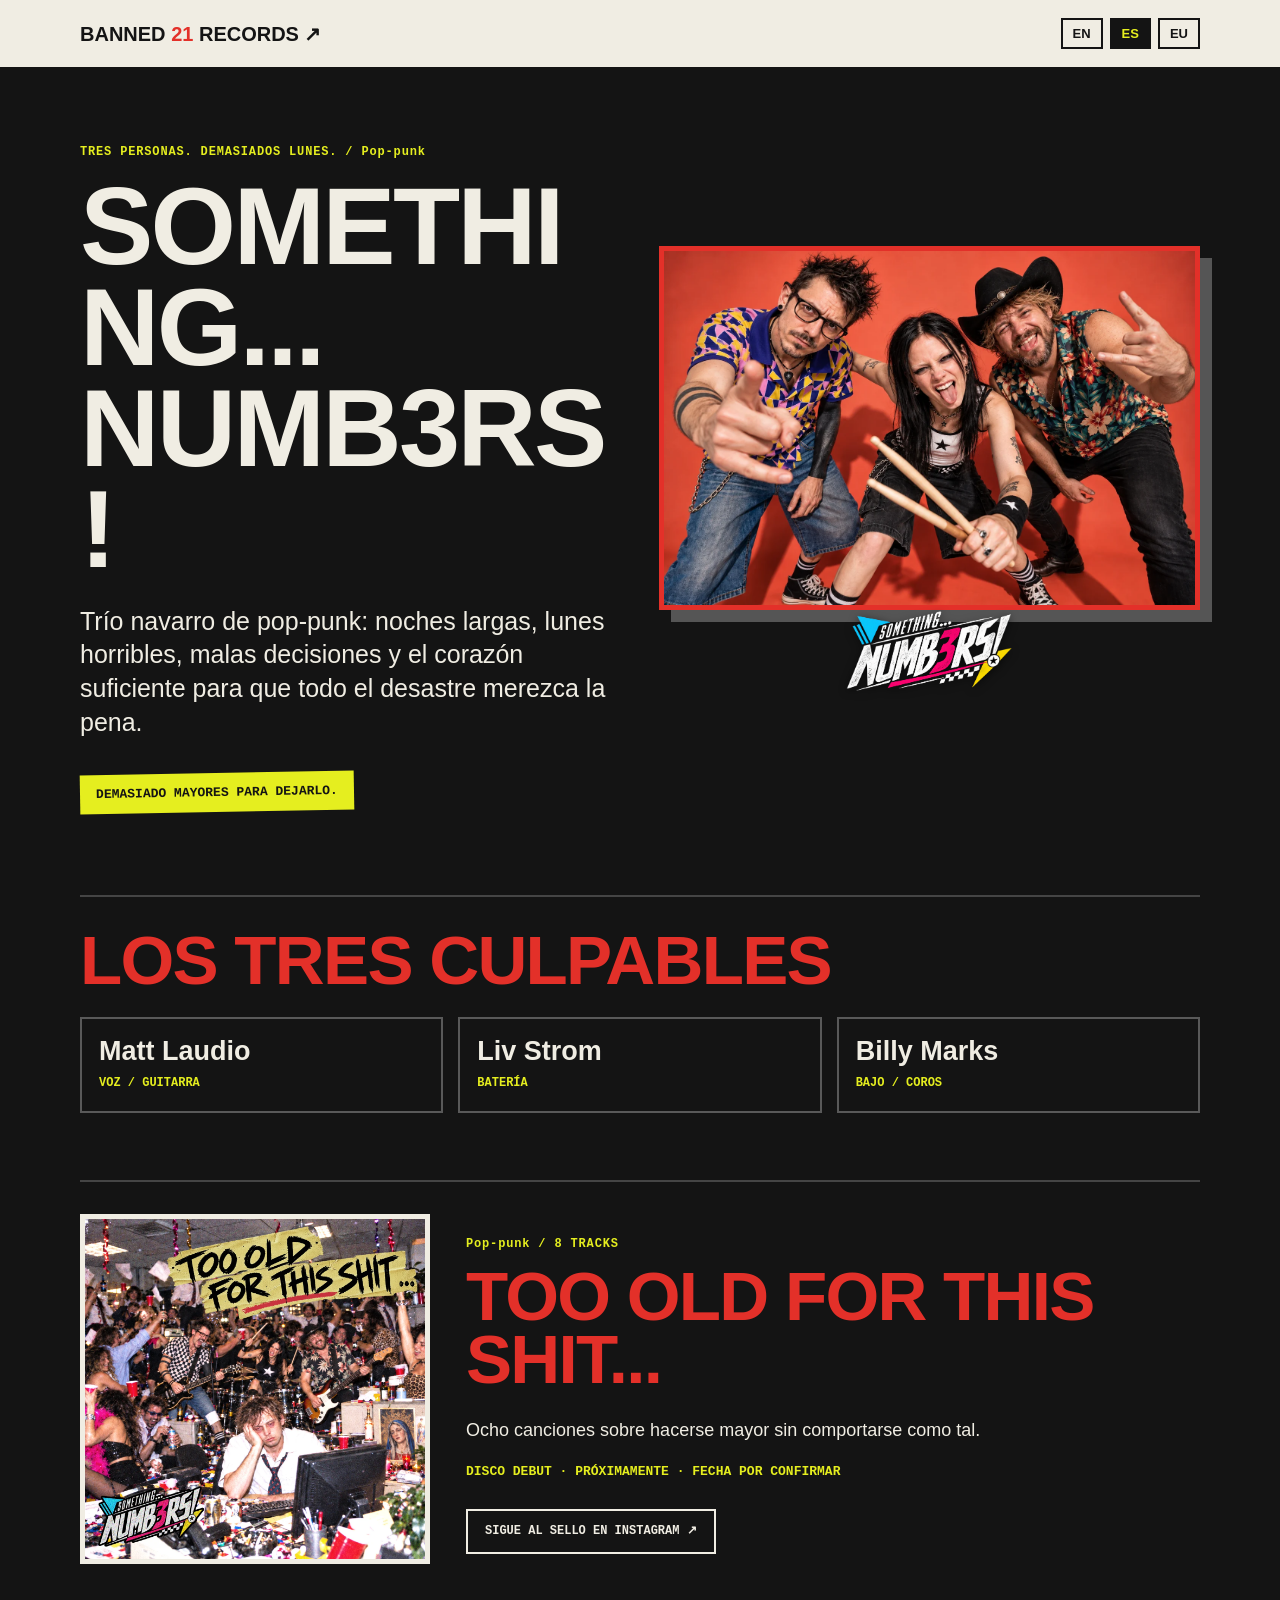
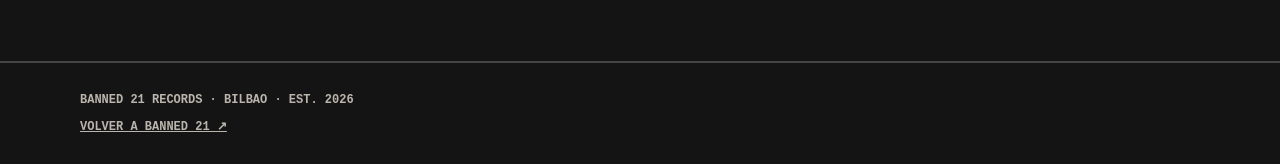
<file: something-numbers/es/index.html>
<!doctype html><html lang="es"><head><meta charset="utf-8"><meta name="viewport" content="width=device-width,initial-scale=1"><meta name="robots" content="noindex, follow"><title>Something Numbers! | BANNED 21 RECORDS</title><meta name="description" content="Trío navarro de pop-punk: noches largas, lunes horribles, malas decisiones y el corazón suficiente para que todo el desastre merezca la pena."><link rel="canonical" href="https://olivermend.github.io/Banned21records-web/something-numbers/es/"><link rel="alternate" hreflang="en" href="https://olivermend.github.io/Banned21records-web/something-numbers/en/">
<link rel="alternate" hreflang="es" href="https://olivermend.github.io/Banned21records-web/something-numbers/es/">
<link rel="alternate" hreflang="eu" href="https://olivermend.github.io/Banned21records-web/something-numbers/eu/"><link rel="alternate" hreflang="x-default" href="https://olivermend.github.io/Banned21records-web/something-numbers/"><meta property="og:type" content="music.musician"><meta property="og:title" content="Something Numbers! | BANNED 21 RECORDS"><meta property="og:description" content="Trío navarro de pop-punk: noches largas, lunes horribles, malas decisiones y el corazón suficiente para que todo el desastre merezca la pena."><meta property="og:url" content="https://olivermend.github.io/Banned21records-web/something-numbers/es/"><meta property="og:image" content="https://olivermend.github.io/Banned21records-web/assets/band.webp"><meta property="og:locale" content="es_ES"><meta name="twitter:card" content="summary_large_image"><script type="application/ld+json">{"@context":"https://schema.org","@type":"MusicGroup","name":"Something Numbers!","url":"https://olivermend.github.io/Banned21records-web/something-numbers/es/","description":"Trío navarro de pop-punk: noches largas, lunes horribles, malas decisiones y el corazón suficiente para que todo el desastre merezca la pena.","genre":["Pop-punk"],"image":"https://olivermend.github.io/Banned21records-web/assets/band.webp","member":[{"@type":"Person","name":"Matt Laudio"},{"@type":"Person","name":"Liv Strom"},{"@type":"Person","name":"Billy Marks"}],"album":{"@type":"MusicAlbum","name":"Too Old for This Shit...","numTracks":8,"image":"https://olivermend.github.io/Banned21records-web/assets/album.webp"}}</script><style>:root{--accent:#e33029;--accent2:#e5ee1f}*{box-sizing:border-box}body{background:#141414;color:#f0ede3;margin:0;font:18px/1.5 Arial,Helvetica,sans-serif}a{color:inherit}a:focus-visible{outline:3px solid #e5ee1f;outline-offset:3px}header{background:#f0ede3;color:#141414;padding:18px max(24px,calc((100vw - 1120px)/2));display:flex;justify-content:space-between;align-items:center;flex-wrap:wrap;gap:15px}header>a{font:900 20px Impact,Arial,sans-serif;text-decoration:none}header strong{color:#e33029}nav{display:flex;gap:7px}nav a{font:900 13px Arial,sans-serif;text-decoration:none;border:2px solid #141414;padding:6px 10px}nav a[aria-current=page]{background:#141414;color:#e5ee1f}main,footer div{width:min(1120px,calc(100% - 48px));margin:auto}.hero{display:grid;grid-template-columns:1fr 1fr;align-items:center;gap:38px;padding:65px 0 35px}.eyebrow{font:700 12px/1.4 'Courier New',monospace;color:var(--accent2);letter-spacing:.07em}.hero h1,h2{font:900 clamp(51px,9vw,110px)/.92 Impact,'Arial Narrow',sans-serif;text-transform:uppercase;letter-spacing:-.025em;overflow-wrap:anywhere;margin:14px 0 24px}.hero .lead{font-size:clamp(18px,2.4vw,25px);line-height:1.35}.tagline{display:inline-block;background:#e5ee1f;color:#141414;padding:12px 16px;font:900 13px 'Courier New',monospace;transform:rotate(-1deg);margin-top:8px}.hero-img img:first-child{display:block;width:100%;height:auto;border:5px solid var(--accent);box-shadow:12px 12px 0 #555}.hero-img img:last-child{display:block;width:min(72%,350px);height:auto;max-height:125px;object-fit:contain;position:relative;margin:-25px auto 0;filter:drop-shadow(0 2px 4px #0009)}section.detail{border-top:2px solid #454545;padding:32px 0;margin:35px 0}h2{font-size:clamp(35px,5.4vw,70px);color:var(--accent);margin:0 0 25px}.members{display:grid;grid-template-columns:repeat(auto-fit,minmax(180px,1fr));gap:15px}.member{border:2px solid #595959;padding:17px}.member b{display:block;font:900 27px Impact,Arial,sans-serif}.member small{font:800 12px 'Courier New',monospace;color:var(--accent2)}.album{display:grid;grid-template-columns:minmax(200px,350px) 1fr;align-items:center;gap:36px}.album img{display:block;width:100%;height:auto;border:5px solid #f0ede3}.album .status{font:900 13px/1.5 'Courier New',monospace;color:#e5ee1f}.action{display:inline-block;padding:13px 17px;border:2px solid #f0ede3;font:900 12px/1.3 'Courier New',monospace;text-decoration:none;margin-top:14px}.action:hover{background:#f0ede3;color:#141414}footer{border-top:2px solid #444;padding:30px 0;margin-top:65px;font:800 12px 'Courier New',monospace;color:#bab5ad}footer a{display:inline-block;margin-top:12px}@media(max-width:720px){.hero,.album{grid-template-columns:1fr;gap:25px}.hero{padding:35px 0}.hero-img{grid-row:1}.album img{max-width:320px}.hero h1{font-size:clamp(50px,15vw,84px)}}</style><script>try{localStorage.setItem("b21-language","es")}catch(e){}</script></head><body>
<header><a href="../../?lang=es#band">BANNED <strong>21</strong> RECORDS ↗</a><nav aria-label="Language / Idioma / Hizkuntza"><a href="../en/" lang="en">EN</a><a href="../es/" lang="es" aria-current="page">ES</a><a href="../eu/" lang="eu">EU</a></nav></header>
<main><section class="hero"><div><p class="eyebrow">TRES PERSONAS. DEMASIADOS LUNES. / Pop-punk</p><h1>SOMETHING... NUMB3RS!</h1><p class="lead">Trío navarro de pop-punk: noches largas, lunes horribles, malas decisiones y el corazón suficiente para que todo el desastre merezca la pena.</p><p class="tagline">DEMASIADO MAYORES PARA DEJARLO.</p></div><div class="hero-img"><img src="../../assets/band.webp" alt="Something Numbers!" loading="eager"><img src="../../assets/band-logo.webp" alt="Something Numbers! logo" loading="lazy"></div></section>
<section class="detail"><h2>LOS TRES CULPABLES</h2><div class="members"><div class="member"><b>Matt Laudio</b><small>VOZ / GUITARRA</small></div><div class="member"><b>Liv Strom</b><small>BATERÍA</small></div><div class="member"><b>Billy Marks</b><small>BAJO / COROS</small></div></div></section>
<section class="detail album"><img src="../../assets/album.webp" alt="Too Old for This Shit..." loading="lazy"><div><p class="eyebrow">Pop-punk / 8 TRACKS</p><h2>Too Old for This Shit...</h2><p>Ocho canciones sobre hacerse mayor sin comportarse como tal.</p><p class="status">DISCO DEBUT · PRÓXIMAMENTE · FECHA POR CONFIRMAR</p><a class="action" href="https://www.instagram.com/banned21records/" target="_blank" rel="noopener noreferrer">SIGUE AL SELLO EN INSTAGRAM ↗</a></div></section></main>
<footer><div>BANNED 21 RECORDS · BILBAO · EST. 2026<br><a href="../../?lang=es#band">VOLVER A BANNED 21 ↗</a></div></footer></body></html>
</file>
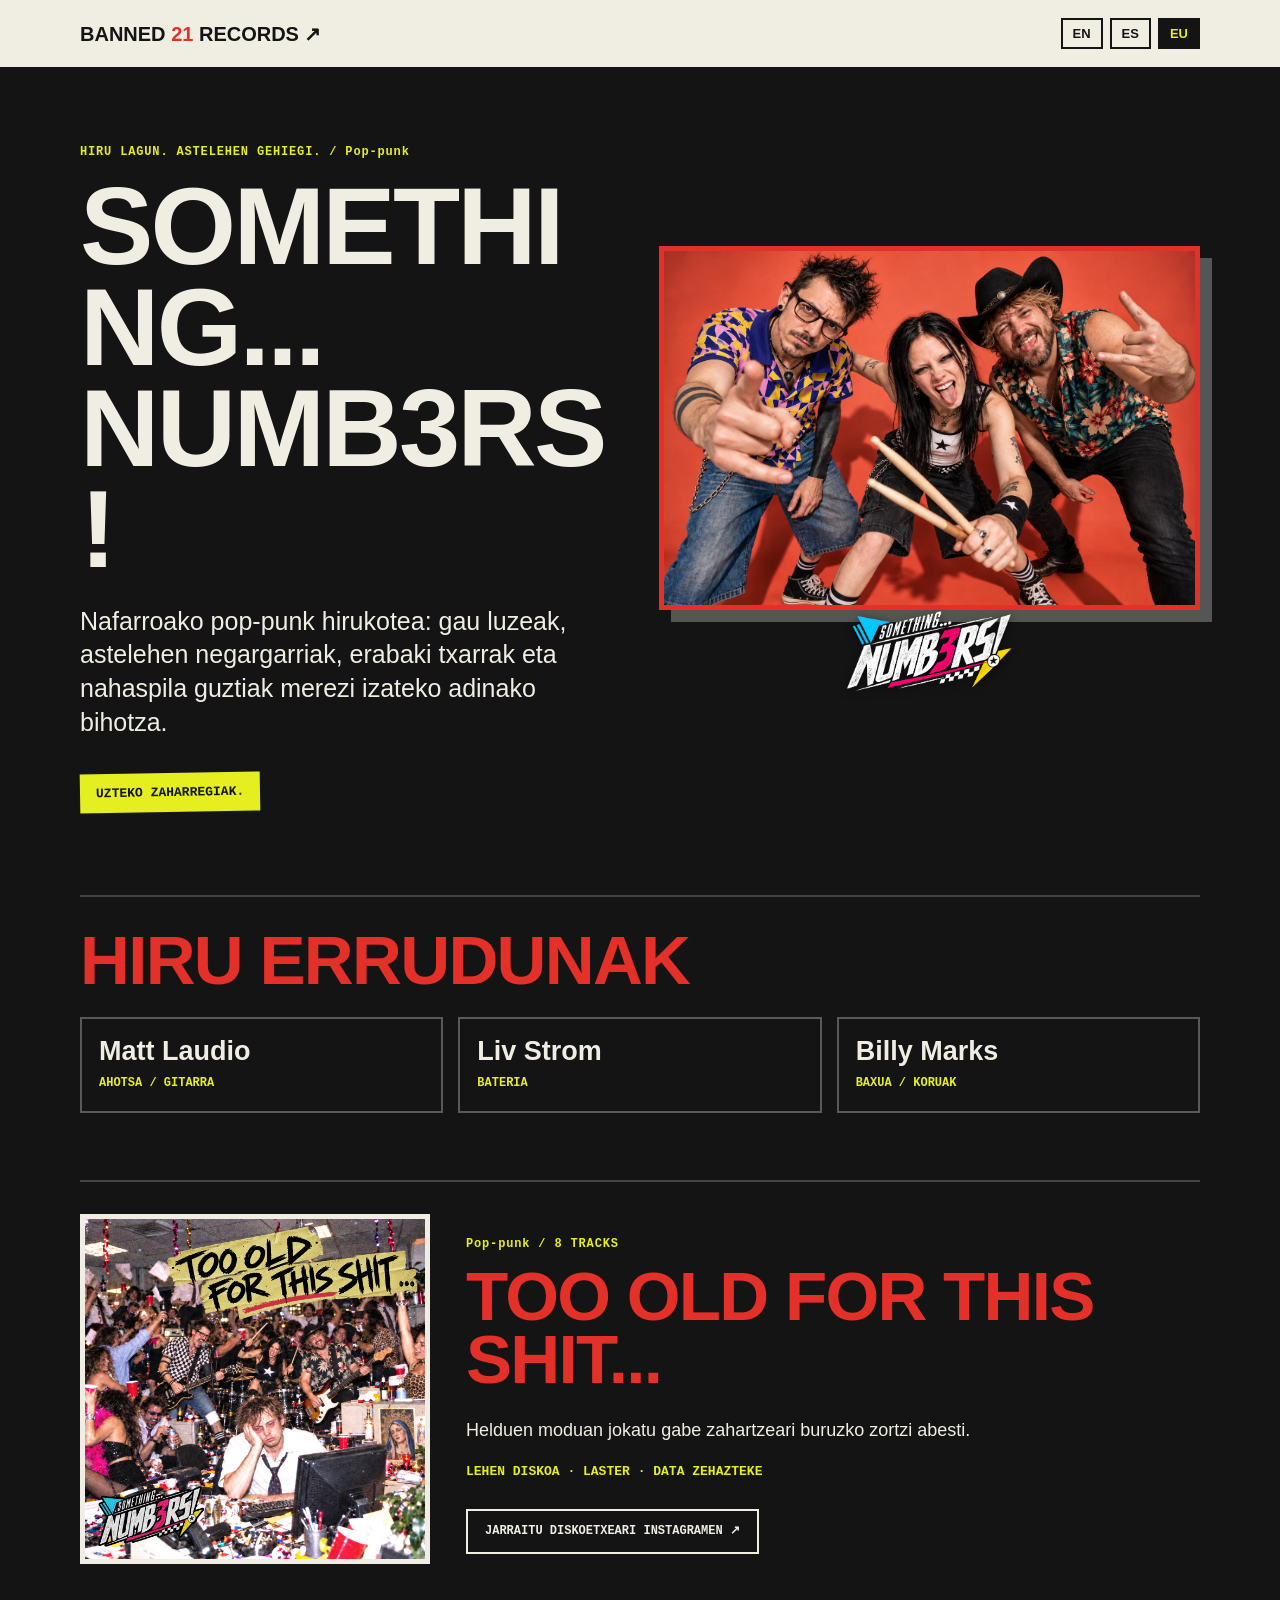
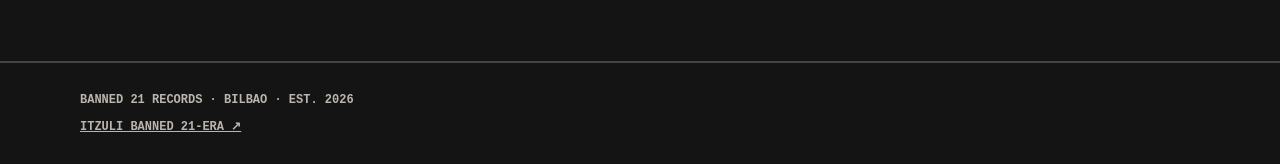
<file: something-numbers/eu/index.html>
<!doctype html><html lang="eu"><head><meta charset="utf-8"><meta name="viewport" content="width=device-width,initial-scale=1"><meta name="robots" content="noindex, follow"><title>Something Numbers! | BANNED 21 RECORDS</title><meta name="description" content="Nafarroako pop-punk hirukotea: gau luzeak, astelehen negargarriak, erabaki txarrak eta nahaspila guztiak merezi izateko adinako bihotza."><link rel="canonical" href="https://olivermend.github.io/Banned21records-web/something-numbers/eu/"><link rel="alternate" hreflang="en" href="https://olivermend.github.io/Banned21records-web/something-numbers/en/">
<link rel="alternate" hreflang="es" href="https://olivermend.github.io/Banned21records-web/something-numbers/es/">
<link rel="alternate" hreflang="eu" href="https://olivermend.github.io/Banned21records-web/something-numbers/eu/"><link rel="alternate" hreflang="x-default" href="https://olivermend.github.io/Banned21records-web/something-numbers/"><meta property="og:type" content="music.musician"><meta property="og:title" content="Something Numbers! | BANNED 21 RECORDS"><meta property="og:description" content="Nafarroako pop-punk hirukotea: gau luzeak, astelehen negargarriak, erabaki txarrak eta nahaspila guztiak merezi izateko adinako bihotza."><meta property="og:url" content="https://olivermend.github.io/Banned21records-web/something-numbers/eu/"><meta property="og:image" content="https://olivermend.github.io/Banned21records-web/assets/band.webp"><meta property="og:locale" content="eu_ES"><meta name="twitter:card" content="summary_large_image"><script type="application/ld+json">{"@context":"https://schema.org","@type":"MusicGroup","name":"Something Numbers!","url":"https://olivermend.github.io/Banned21records-web/something-numbers/eu/","description":"Nafarroako pop-punk hirukotea: gau luzeak, astelehen negargarriak, erabaki txarrak eta nahaspila guztiak merezi izateko adinako bihotza.","genre":["Pop-punk"],"image":"https://olivermend.github.io/Banned21records-web/assets/band.webp","member":[{"@type":"Person","name":"Matt Laudio"},{"@type":"Person","name":"Liv Strom"},{"@type":"Person","name":"Billy Marks"}],"album":{"@type":"MusicAlbum","name":"Too Old for This Shit...","numTracks":8,"image":"https://olivermend.github.io/Banned21records-web/assets/album.webp"}}</script><style>:root{--accent:#e33029;--accent2:#e5ee1f}*{box-sizing:border-box}body{background:#141414;color:#f0ede3;margin:0;font:18px/1.5 Arial,Helvetica,sans-serif}a{color:inherit}a:focus-visible{outline:3px solid #e5ee1f;outline-offset:3px}header{background:#f0ede3;color:#141414;padding:18px max(24px,calc((100vw - 1120px)/2));display:flex;justify-content:space-between;align-items:center;flex-wrap:wrap;gap:15px}header>a{font:900 20px Impact,Arial,sans-serif;text-decoration:none}header strong{color:#e33029}nav{display:flex;gap:7px}nav a{font:900 13px Arial,sans-serif;text-decoration:none;border:2px solid #141414;padding:6px 10px}nav a[aria-current=page]{background:#141414;color:#e5ee1f}main,footer div{width:min(1120px,calc(100% - 48px));margin:auto}.hero{display:grid;grid-template-columns:1fr 1fr;align-items:center;gap:38px;padding:65px 0 35px}.eyebrow{font:700 12px/1.4 'Courier New',monospace;color:var(--accent2);letter-spacing:.07em}.hero h1,h2{font:900 clamp(51px,9vw,110px)/.92 Impact,'Arial Narrow',sans-serif;text-transform:uppercase;letter-spacing:-.025em;overflow-wrap:anywhere;margin:14px 0 24px}.hero .lead{font-size:clamp(18px,2.4vw,25px);line-height:1.35}.tagline{display:inline-block;background:#e5ee1f;color:#141414;padding:12px 16px;font:900 13px 'Courier New',monospace;transform:rotate(-1deg);margin-top:8px}.hero-img img:first-child{display:block;width:100%;height:auto;border:5px solid var(--accent);box-shadow:12px 12px 0 #555}.hero-img img:last-child{display:block;width:min(72%,350px);height:auto;max-height:125px;object-fit:contain;position:relative;margin:-25px auto 0;filter:drop-shadow(0 2px 4px #0009)}section.detail{border-top:2px solid #454545;padding:32px 0;margin:35px 0}h2{font-size:clamp(35px,5.4vw,70px);color:var(--accent);margin:0 0 25px}.members{display:grid;grid-template-columns:repeat(auto-fit,minmax(180px,1fr));gap:15px}.member{border:2px solid #595959;padding:17px}.member b{display:block;font:900 27px Impact,Arial,sans-serif}.member small{font:800 12px 'Courier New',monospace;color:var(--accent2)}.album{display:grid;grid-template-columns:minmax(200px,350px) 1fr;align-items:center;gap:36px}.album img{display:block;width:100%;height:auto;border:5px solid #f0ede3}.album .status{font:900 13px/1.5 'Courier New',monospace;color:#e5ee1f}.action{display:inline-block;padding:13px 17px;border:2px solid #f0ede3;font:900 12px/1.3 'Courier New',monospace;text-decoration:none;margin-top:14px}.action:hover{background:#f0ede3;color:#141414}footer{border-top:2px solid #444;padding:30px 0;margin-top:65px;font:800 12px 'Courier New',monospace;color:#bab5ad}footer a{display:inline-block;margin-top:12px}@media(max-width:720px){.hero,.album{grid-template-columns:1fr;gap:25px}.hero{padding:35px 0}.hero-img{grid-row:1}.album img{max-width:320px}.hero h1{font-size:clamp(50px,15vw,84px)}}</style><script>try{localStorage.setItem("b21-language","eu")}catch(e){}</script></head><body>
<header><a href="../../?lang=eu#band">BANNED <strong>21</strong> RECORDS ↗</a><nav aria-label="Language / Idioma / Hizkuntza"><a href="../en/" lang="en">EN</a><a href="../es/" lang="es">ES</a><a href="../eu/" lang="eu" aria-current="page">EU</a></nav></header>
<main><section class="hero"><div><p class="eyebrow">HIRU LAGUN. ASTELEHEN GEHIEGI. / Pop-punk</p><h1>SOMETHING... NUMB3RS!</h1><p class="lead">Nafarroako pop-punk hirukotea: gau luzeak, astelehen negargarriak, erabaki txarrak eta nahaspila guztiak merezi izateko adinako bihotza.</p><p class="tagline">UZTEKO ZAHARREGIAK.</p></div><div class="hero-img"><img src="../../assets/band.webp" alt="Something Numbers!" loading="eager"><img src="../../assets/band-logo.webp" alt="Something Numbers! logo" loading="lazy"></div></section>
<section class="detail"><h2>HIRU ERRUDUNAK</h2><div class="members"><div class="member"><b>Matt Laudio</b><small>AHOTSA / GITARRA</small></div><div class="member"><b>Liv Strom</b><small>BATERIA</small></div><div class="member"><b>Billy Marks</b><small>BAXUA / KORUAK</small></div></div></section>
<section class="detail album"><img src="../../assets/album.webp" alt="Too Old for This Shit..." loading="lazy"><div><p class="eyebrow">Pop-punk / 8 TRACKS</p><h2>Too Old for This Shit...</h2><p>Helduen moduan jokatu gabe zahartzeari buruzko zortzi abesti.</p><p class="status">LEHEN DISKOA · LASTER · DATA ZEHAZTEKE</p><a class="action" href="https://www.instagram.com/banned21records/" target="_blank" rel="noopener noreferrer">JARRAITU DISKOETXEARI INSTAGRAMEN ↗</a></div></section></main>
<footer><div>BANNED 21 RECORDS · BILBAO · EST. 2026<br><a href="../../?lang=eu#band">ITZULI BANNED 21-ERA ↗</a></div></footer></body></html>
</file>
<file: assets/band-selector.css>
/* BAND SELECTOR: BANNED 21 editorial system */
.band-picker{display:grid;grid-template-columns:repeat(3,minmax(0,1fr));gap:14px;margin:16px 0 32px}
.band-switch{appearance:none;min-width:0;border:1px solid #69665f;border-top:5px solid #69665f;background:#1d1d1d;color:#f0ede3;display:flex;align-items:center;justify-content:space-between;gap:12px;padding:19px 22px;text-align:left;cursor:pointer;transition:background .18s,border-color .18s}
.band-switch:hover{background:#292726;border-color:#e5ee1f}
.band-switch:focus-visible{outline:3px solid #e5ee1f;outline-offset:3px}
.band-switch[aria-selected="true"]{border-top-color:#e5ee1f;background:#282822}
.band-switch-details{min-width:0;display:flex;flex-direction:column;gap:8px}
.band-switch-details strong{font:900 clamp(20px,2.1vw,34px)/.95 Impact,'Arial Narrow',sans-serif;letter-spacing:.025em;overflow-wrap:anywhere}
.band-switch-details small{font:700 11px/1.5 'Courier New',monospace;letter-spacing:.08em;color:#b8b3a8}
.band-switch[aria-selected="true"] .band-switch-details small{color:#e5ee1f}
.band-switch-arrow{font:900 30px/1 Impact,sans-serif;color:#e33029}
.band-panel[hidden]{display:none!important}
.roster-title--moderately{font-size:clamp(52px,8.4vw,130px);max-width:1150px;overflow-wrap:anywhere}
.roster-title--moderately em{color:#e33029}
.roster-photo--moderately{object-position:center center;filter:none}
.roster-photo-wrap--moderately::after{display:none}
.band-wordmark--moderately{position:absolute;z-index:2;top:1.5%;left:1%;right:auto;bottom:auto;width:61%;max-width:61%;height:auto;margin:0;padding:0;background:transparent;transform:none;filter:none;pointer-events:none}
.roster-bottom--duo{grid-template-columns:repeat(2,minmax(0,1fr))}
.roster-bottom--duo div{min-height:85px}
.ma-album{display:grid;grid-template-columns:minmax(130px,255px) 1fr;gap:28px;align-items:center;margin-top:30px;padding:26px;background:#1f1e1c;border:1px solid #5d5952}
.ma-album-cover{display:block;width:100%;height:auto;aspect-ratio:1/1;object-fit:cover;border:4px solid #f0ede3}
.ma-album-copy .eyebrow{color:#e5ee1f;margin:0 0 12px}
.ma-album-copy h3{font-size:clamp(42px,5.7vw,86px);line-height:.91;color:#f0ede3;margin:0 0 22px;letter-spacing:.01em}
.ma-album-copy>p:last-child{font:700 12px/1.5 'Courier New',monospace;color:#b8b3a8}
@media(max-width:950px){.band-switch{padding:18px}.band-switch-details strong{font-size:clamp(23px,3.7vw,33px)}}
@media(max-width:570px){.band-picker{grid-template-columns:1fr;gap:9px;margin-bottom:24px}.band-switch{padding:14px 16px}.band-switch-details strong{font-size:27px}.band-switch-details small{font-size:10px}.roster-title--moderately{font-size:clamp(42px,12vw,73px)}.band-wordmark--moderately{position:absolute;top:1.5%;left:1%;bottom:auto;width:61%;max-width:61%;margin:0;padding:0;transform:none}.roster-bottom--duo{grid-template-columns:1fr}.ma-album{grid-template-columns:1fr;gap:17px;padding:18px}.ma-album-cover{max-width:220px}.ma-album-copy h3{font-size:clamp(42px,12vw,63px)}}

/* AUXkalo!: third band, same editorial visual system */
.roster-title--auxkalo{font-size:clamp(52px,8vw,124px);max-width:1140px;overflow-wrap:anywhere}
.roster-title--auxkalo em{color:#e33029}
.roster-photo--auxkalo{object-position:center center;filter:none}
.roster-photo-wrap--auxkalo:after{background:linear-gradient(0deg,rgba(0,0,0,.56),transparent 43%)}
.band-wordmark--auxkalo{position:absolute;z-index:2;left:3%;bottom:4%;top:auto;width:auto;max-width:90%;margin:0;transform:rotate(-4deg);font:900 clamp(47px,8.5vw,130px)/.95 Impact,'Arial Narrow',sans-serif;letter-spacing:-.045em;color:#f7f5ed;text-shadow:4px 5px 0 #1b1b1b,0 0 14px rgba(0,0,0,.8)}
.band-wordmark--auxkalo span{display:inline-block;padding:.04em .1em .09em;margin-left:.02em;transform:rotate(2deg);background:#d4c193;color:#16120d;letter-spacing:-.05em;text-shadow:none;box-shadow:4px 5px 0 rgba(0,0,0,.45)}
.roster-bottom--quartet{grid-template-columns:repeat(4,minmax(0,1fr))}
.roster-bottom--quartet div{min-width:0}
.auxkalo-album .ma-album-copy h3{font-size:clamp(31px,4.4vw,64px);line-height:1}
@media(max-width:950px){.band-picker{gap:9px}.band-switch{padding:14px}.band-switch-details strong{font-size:clamp(18px,2.7vw,27px)}.roster-bottom--quartet{grid-template-columns:repeat(2,minmax(0,1fr))}.roster-bottom--quartet div{border-bottom:1px solid #4a4843}}
@media(max-width:570px){.band-picker{grid-template-columns:1fr;gap:9px}.band-switch-details strong{font-size:27px}.roster-title--auxkalo{font-size:clamp(42px,12vw,69px)}.band-wordmark--auxkalo{font-size:clamp(40px,11vw,76px);max-width:90%}.roster-bottom--quartet{grid-template-columns:1fr}.auxkalo-album .ma-album-copy h3{font-size:clamp(35px,9vw,55px)}}
</file>
